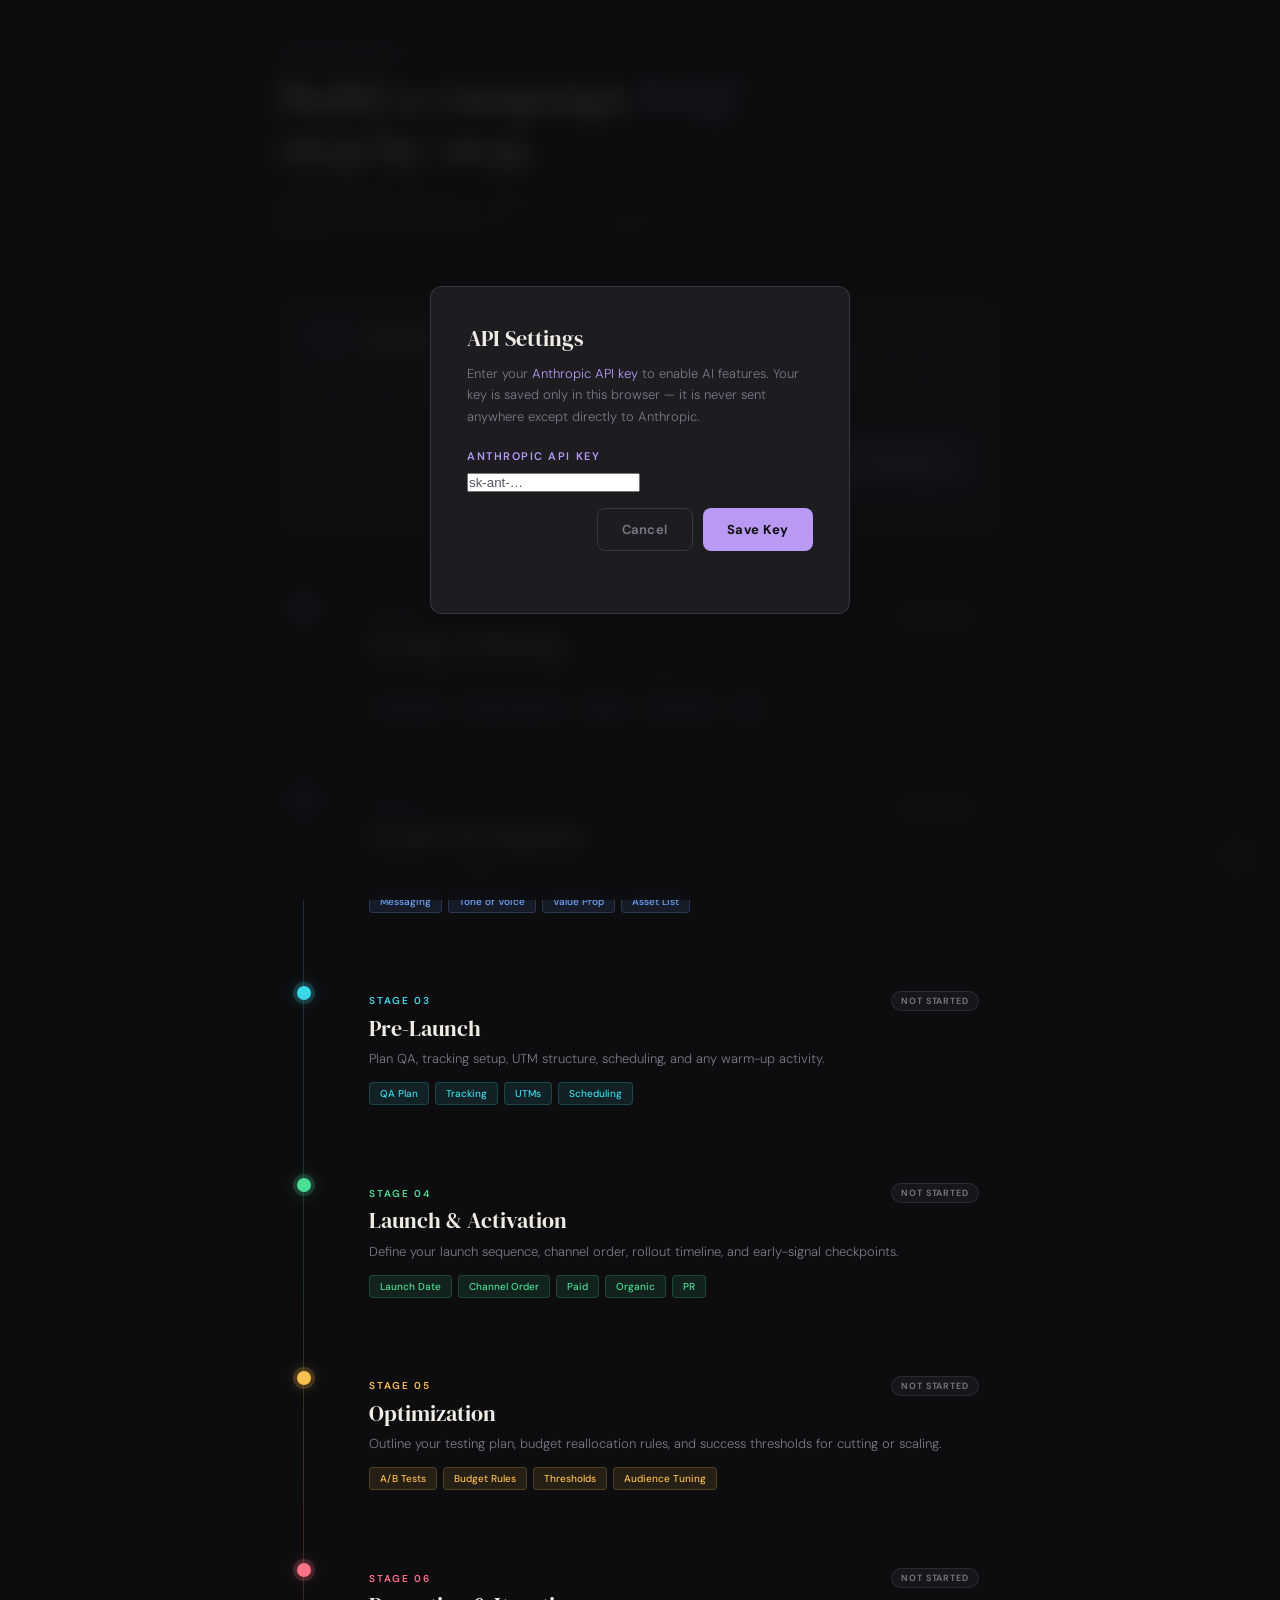
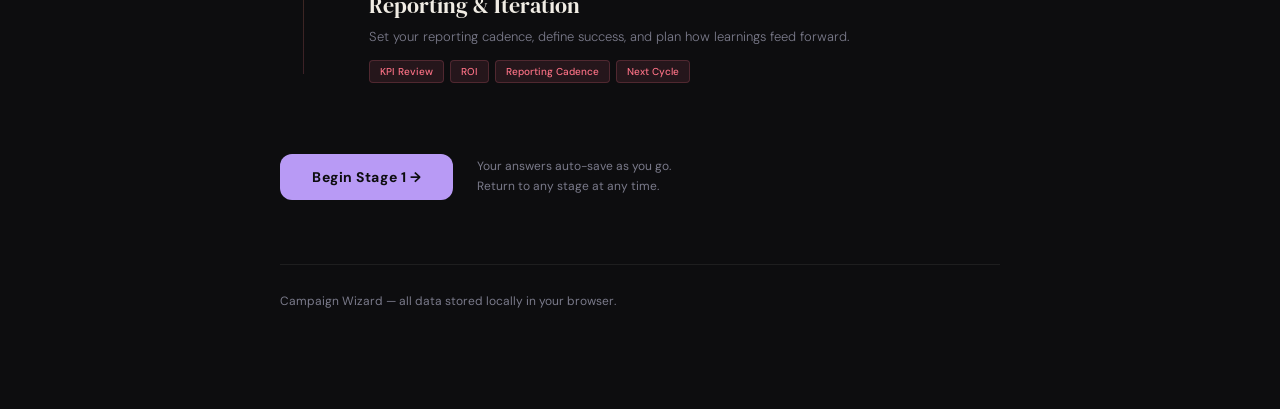
<file: index.html>
<!DOCTYPE html>
<html lang="en">
<head>
  <meta charset="UTF-8">
  <meta name="viewport" content="width=device-width, initial-scale=1.0">
  <title>Campaign Wizard</title>
  <link rel="stylesheet" href="shared.css?v=2.4">
</head>
<body>
<div class="wrapper">

  <header class="index-header">
    <p class="eyebrow">Campaign Wizard</p>
    <h1>Build a campaign <em>brief</em><br>step by step.</h1>
    <p class="subtitle">Six focused stages. Answer the questions, move to the next. At the end, we'll generate a complete campaign brief you can take straight to your team.</p>
  </header>

  <!-- AI Prefill Panel -->
  <div class="ai-prefill-wrap">
    <div class="ai-prefill-panel" id="ai-prefill-panel">
      <div class="ai-prefill-header">
        <span class="ai-badge">AI ✦</span>
        <span class="ai-prefill-title">Describe your campaign and we'll fill everything in</span>
      </div>
      <p class="ai-prefill-hint">Tell us what you're launching, who you're targeting, your budget, timeline, and goals. The more detail you give, the better the pre-fill. You can refine each stage individually afterwards.</p>
      <div class="ai-input-row">
        <textarea id="ai-campaign-input" placeholder="e.g. We're a B2B SaaS company launching a new AI analytics product in Q3. Target audience is data-driven CMOs at mid-market companies (200–2000 employees). Budget is $80K, mostly media spend. Goal is 300 qualified leads with CPL under $100. Channels: LinkedIn paid, email to our 12K list, and SEO content. Launch July 14th, running 8 weeks."></textarea>
        <button class="btn btn-ai" id="ai-prefill-btn">✦ Pre-fill All Stages</button>
      </div>
      <div class="ai-spinner" id="ai-prefill-spinner">✦ AI is thinking — filling all 6 stages…</div>
      <div class="ai-error" id="ai-prefill-error"></div>
    </div>
  </div>

  <!-- Stage Cards -->
  <div class="stages">

    <a class="stage-card" href="stage1.html" style="--stage-color:var(--c1);">
      <div class="card-left"><div class="card-dot"></div></div>
      <div class="card-body"><div class="card-inner">
        <div class="card-meta">
          <div class="stage-num">Stage 01</div>
          <div class="status-badge" id="s1-badge">Not started</div>
        </div>
        <div class="card-title">Strategy &amp; Planning</div>
        <div class="card-desc">Set your goals, define your audience, allocate budget, pick channels, and lock in KPIs.</div>
        <div class="card-tags">
          <span class="card-tag">Goal Setting</span><span class="card-tag">Audience Research</span>
          <span class="card-tag">Budget</span><span class="card-tag">Channel Mix</span><span class="card-tag">KPIs</span>
        </div>
      </div></div>
    </a>

    <a class="stage-card" href="stage2.html" style="--stage-color:var(--c2);">
      <div class="card-left"><div class="card-dot"></div></div>
      <div class="card-body"><div class="card-inner">
        <div class="card-meta">
          <div class="stage-num">Stage 02</div>
          <div class="status-badge" id="s2-badge">Not started</div>
        </div>
        <div class="card-title">Creative Development</div>
        <div class="card-desc">Define your messaging, tone, value proposition, and the assets you'll need to produce.</div>
        <div class="card-tags">
          <span class="card-tag">Messaging</span><span class="card-tag">Tone of Voice</span>
          <span class="card-tag">Value Prop</span><span class="card-tag">Asset List</span>
        </div>
      </div></div>
    </a>

    <a class="stage-card" href="stage3.html" style="--stage-color:var(--c3);">
      <div class="card-left"><div class="card-dot"></div></div>
      <div class="card-body"><div class="card-inner">
        <div class="card-meta">
          <div class="stage-num">Stage 03</div>
          <div class="status-badge" id="s3-badge">Not started</div>
        </div>
        <div class="card-title">Pre-Launch</div>
        <div class="card-desc">Plan QA, tracking setup, UTM structure, scheduling, and any warm-up activity.</div>
        <div class="card-tags">
          <span class="card-tag">QA Plan</span><span class="card-tag">Tracking</span>
          <span class="card-tag">UTMs</span><span class="card-tag">Scheduling</span>
        </div>
      </div></div>
    </a>

    <a class="stage-card" href="stage4.html" style="--stage-color:var(--c4);">
      <div class="card-left"><div class="card-dot"></div></div>
      <div class="card-body"><div class="card-inner">
        <div class="card-meta">
          <div class="stage-num">Stage 04</div>
          <div class="status-badge" id="s4-badge">Not started</div>
        </div>
        <div class="card-title">Launch &amp; Activation</div>
        <div class="card-desc">Define your launch sequence, channel order, rollout timeline, and early-signal checkpoints.</div>
        <div class="card-tags">
          <span class="card-tag">Launch Date</span><span class="card-tag">Channel Order</span>
          <span class="card-tag">Paid</span><span class="card-tag">Organic</span><span class="card-tag">PR</span>
        </div>
      </div></div>
    </a>

    <a class="stage-card" href="stage5.html" style="--stage-color:var(--c5);">
      <div class="card-left"><div class="card-dot"></div></div>
      <div class="card-body"><div class="card-inner">
        <div class="card-meta">
          <div class="stage-num">Stage 05</div>
          <div class="status-badge" id="s5-badge">Not started</div>
        </div>
        <div class="card-title">Optimization</div>
        <div class="card-desc">Outline your testing plan, budget reallocation rules, and success thresholds for cutting or scaling.</div>
        <div class="card-tags">
          <span class="card-tag">A/B Tests</span><span class="card-tag">Budget Rules</span>
          <span class="card-tag">Thresholds</span><span class="card-tag">Audience Tuning</span>
        </div>
      </div></div>
    </a>

    <a class="stage-card" href="stage6.html" style="--stage-color:var(--c6);">
      <div class="card-left"><div class="card-dot"></div></div>
      <div class="card-body"><div class="card-inner">
        <div class="card-meta">
          <div class="stage-num">Stage 06</div>
          <div class="status-badge" id="s6-badge">Not started</div>
        </div>
        <div class="card-title">Reporting &amp; Iteration</div>
        <div class="card-desc">Set your reporting cadence, define success, and plan how learnings feed forward.</div>
        <div class="card-tags">
          <span class="card-tag">KPI Review</span><span class="card-tag">ROI</span>
          <span class="card-tag">Reporting Cadence</span><span class="card-tag">Next Cycle</span>
        </div>
      </div></div>
    </a>

  </div>

  <div class="start-wrap">
    <a href="stage1.html" class="btn-start" id="main-cta">Begin Stage 1 →</a>
    <p class="start-note" id="start-note">Your answers auto-save as you go.<br>Return to any stage at any time.</p>
  </div>

  <footer>Campaign Wizard &mdash; all data stored locally in your browser.</footer>
</div>
<script src="wizard.js?v=2.4"></script>
<script>
  initIndexCards();
  initIndexAi();
</script>
</body>
</html>
</file>
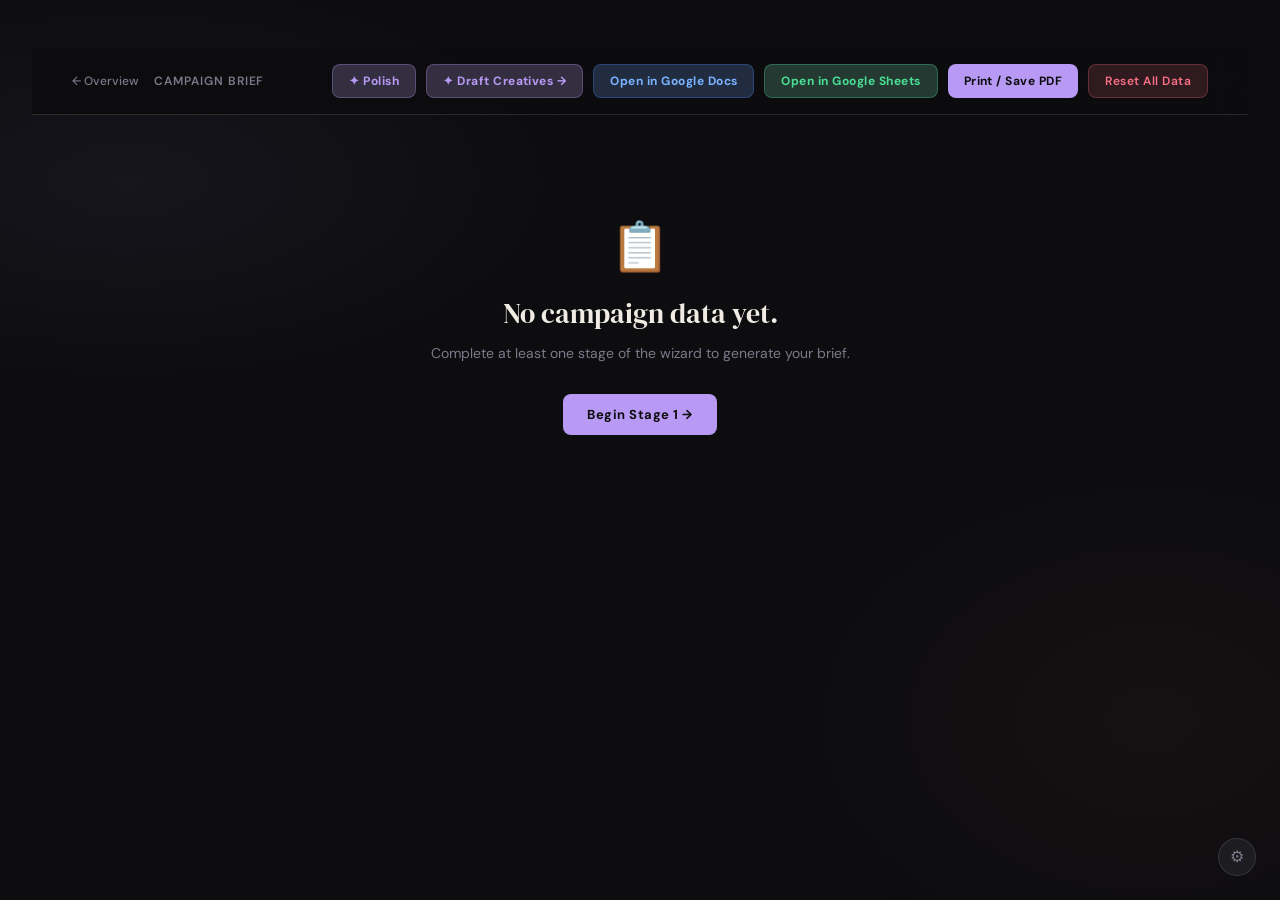
<file: brief.html>
<!DOCTYPE html>
<html lang="en">
<head>
  <meta charset="UTF-8">
  <meta name="viewport" content="width=device-width, initial-scale=1.0">
  <title>Campaign Brief</title>
  <link rel="stylesheet" href="shared.css?v=2.4">
</head>
<body>

  <!-- Sticky top bar -->
  <div class="topbar">
    <div class="topbar-left">
      <a href="index.html" class="back-link">← Overview</a>
      <span class="topbar-title">Campaign Brief</span>
    </div>
    <div class="topbar-actions brief-actions">
      <button class="btn btn-sm btn-polish" id="polish-btn">✦ Polish</button>
      <a href="creatives.html" class="btn btn-sm btn-creatives">✦ Draft Creatives →</a>
      <button class="btn btn-sm btn-gdocs" id="gdocs-btn">Open in Google Docs</button>
      <button class="btn btn-sm btn-sheets" id="sheets-btn">Open in Google Sheets</button>
      <button class="btn btn-sm btn-print" onclick="window.print()">Print / Save PDF</button>
      <button class="btn btn-sm btn-danger" data-action="open-reset">Reset All Data</button>
    </div>
  </div>

  <!-- Brief content injected by wizard.js -->
  <div id="brief-root"></div>

  <!-- Reset confirmation modal -->
  <div class="reset-overlay">
    <div class="reset-box">
      <h3>Reset campaign data?</h3>
      <p>This will permanently clear all answers from all six stages and cannot be undone.</p>
      <div class="reset-actions">
        <button class="btn btn-ghost" data-action="cancel-reset">Cancel</button>
        <button class="btn btn-danger" data-action="confirm-reset">Yes, Reset Everything</button>
      </div>
    </div>
  </div>

<script src="wizard.js?v=2.4"></script>
<script>

  // Holds whichever data set is currently displayed (raw or polished)
  let _briefData = null;

  function buildBrief(override) {
    const s1 = override?.s1 || Store.load('stage1');
    const s2 = override?.s2 || Store.load('stage2');
    const s3 = override?.s3 || Store.load('stage3');
    const s4 = override?.s4 || Store.load('stage4');
    const s5 = override?.s5 || Store.load('stage5');
    const s6 = override?.s6 || Store.load('stage6');

    _briefData = { s1, s2, s3, s4, s5, s6 };

    const hasData = Object.keys(s1).length + Object.keys(s2).length > 0;

    if (!hasData) {
      document.getElementById('brief-root').innerHTML = `
        <div class="empty-state">
          <div class="empty-icon">📋</div>
          <div class="empty-title">No campaign data yet.</div>
          <div class="empty-desc">Complete at least one stage of the wizard to generate your brief.</div>
          <a href="stage1.html" class="btn btn-primary" style="display:inline-flex;">Begin Stage 1 →</a>
        </div>`;
      return;
    }

    const generated  = new Date().toLocaleDateString('en-US', { year:'numeric', month:'long', day:'numeric' });
    const name       = s1.campaign_name || 'Untitled Campaign';
    const splitVal   = s1.budget_split  || '70';
    const splitLabel = splitVal + '% Media / ' + (100 - parseInt(splitVal)) + '% Production';

    const coverMeta = [
      s1.campaign_objective ? `<div class="brief-meta-item"><strong>Objective:</strong> ${escHtml(s1.campaign_objective)}</div>` : '',
      s1.budget             ? `<div class="brief-meta-item"><strong>Budget:</strong> ${escHtml(s1.budget)}</div>` : '',
      (s1.start_date && s1.end_date) ? `<div class="brief-meta-item"><strong>Dates:</strong> ${escHtml(s1.start_date)} → ${escHtml(s1.end_date)}</div>` : '',
      s4.launch_date        ? `<div class="brief-meta-item"><strong>Launch:</strong> ${escHtml(s4.launch_date)}</div>` : '',
    ].join('');

    const sections = [

      briefSection('01','var(--c1)','Strategy &amp; <em>Planning</em>',`
        ${briefField('Campaign Objective', s1.campaign_objective)}
        ${briefField('Objective Detail',   s1.objective_detail)}
        ${briefField('Target Audience',    s1.target_audience)}
        ${briefRow(briefField('Audience Size', s1.audience_size), briefField('Total Budget', s1.budget))}
        ${briefRow(briefField('Budget Split', splitLabel), briefField('Campaign Dates', (s1.start_date && s1.end_date) ? s1.start_date + ' → ' + s1.end_date : ''))}
        ${briefPills('Channel Mix',  s1.channels)}
        ${briefPills('Primary KPIs', s1.kpis)}
        ${briefField('KPI Targets',         s1.kpi_targets)}
        ${briefField('Competitors to Watch',s1.competitors)}
      `, 0.15),

      briefSection('02','var(--c2)','Creative <em>Development</em>',`
        ${briefField('Core Campaign Message', s2.core_message)}
        ${briefField('Value Proposition',     s2.value_prop)}
        ${briefField('Pain Points Addressed', s2.pain_points)}
        ${briefPills('Tone of Voice',         s2.tone)}
        ${briefField('Headline Directions',   s2.headlines)}
        ${briefRow(
          briefField('Primary CTA',   s2.cta_text  ? s2.cta_text  + (s2.cta_url  ? ' — ' + s2.cta_url  : '') : ''),
          briefField('Secondary CTA', s2.cta2_text ? s2.cta2_text + (s2.cta2_url ? ' — ' + s2.cta2_url : '') : '')
        )}
        ${briefPills('Assets to Produce',           s2.assets)}
        ${briefField('Visual Style Direction',       s2.visual_style)}
        ${briefField('Content Restrictions',         s2.restrictions)}
      `, 0.25),

      briefSection('03','var(--c3)','<em>Pre-Launch</em> Setup',`
        ${briefPills('Tracking Stack',       s3.tracking)}
        ${briefField('Conversion Events',    s3.conversion_events)}
        ${briefRow(briefField('UTM Source Format', s3.utm_source), briefField('UTM Medium Format', s3.utm_medium))}
        ${briefField('UTM Campaign Naming',  s3.utm_campaign)}
        ${briefPills('QA Checklist Areas',   s3.qa)}
        ${briefField('Stakeholder Briefing Plan', s3.stakeholder_plan)}
        ${briefField('Warm-Up Strategy',         s3.warmup_type)}
        ${briefField('Warm-Up Details',          s3.warmup_details)}
        ${briefField('Go / No-Go Criteria',      s3.go_nogo)}
      `, 0.35),

      briefSection('04','var(--c4)','Launch &amp; <em>Activation</em>',`
        ${briefRow(briefField('Launch Date', s4.launch_date), briefField('Launch Time', s4.launch_time))}
        ${briefField('Channel Activation Order',       s4.channel_order)}
        ${briefField('Paid Media Plan',                s4.paid_plan)}
        ${briefField('Organic Content Plan',           s4.organic_plan)}
        ${briefField('Email Launch Sequence',          s4.email_plan)}
        ${briefField('PR &amp; Earned Media Plan',     s4.pr_plan)}
        ${briefField('Team &amp; Channel Owners',      s4.team_owners)}
        ${briefField('Monitoring Plan (First 72 hrs)', s4.monitoring_plan)}
        ${briefField('Early Signal Thresholds',        s4.early_signals)}
        ${briefField('Escalation Path',                s4.escalation)}
      `, 0.45),

      briefSection('05','var(--c5)','<em>Optimization</em> Framework',`
        ${briefField('Optimization Cadence',               s5.opt_cadence)}
        ${briefField('A/B Testing — Creative',             s5.ab_creative)}
        ${briefField('A/B Testing — Copy &amp; Messaging', s5.ab_copy)}
        ${briefField('A/B Testing — Audience',             s5.ab_audience)}
        ${briefField('Statistical Significance',           s5.stat_sig)}
        ${briefField('Budget Reallocation Rules',          s5.budget_rules)}
        ${briefField('Kill Criteria',                      s5.kill_criteria)}
        ${briefField('Scale Criteria',                     s5.scale_criteria)}
        ${briefField('Landing Page Optimization',          s5.lp_optimization)}
        ${briefField('Audience Refinement Plan',           s5.audience_refinement)}
      `, 0.55),

      briefSection('06','var(--c6)','Reporting &amp; <em>Iteration</em>',`
        ${briefPills('Reporting Cadence',        s6.reporting)}
        ${briefField('Report Recipients',        s6.report_recipients)}
        ${briefField('Reporting Dashboard',      s6.dashboard_tool)}
        ${briefField('Success Definition',       s6.success_def)}
        ${briefRow(briefField('Attribution Model', s6.attribution_model), briefField('Post-Campaign Review Format', s6.retro_format))}
        ${briefField('ROI Calculation Method',   s6.roi_method)}
        ${briefField('Strategic Questions',      s6.strategic_questions)}
        ${briefField('Learnings Template',       s6.learnings_template)}
        ${briefField('Next Campaign Trigger',    s6.next_cycle)}
        ${briefField('Asset Archive Plan',       s6.asset_archive)}
      `, 0.65),

    ].join('');

    document.getElementById('brief-root').innerHTML = `
      <div class="brief-wrap">
        <div class="brief-cover">
          <div class="brief-eyebrow">Campaign Brief — Generated ${generated}</div>
          <div class="brief-title"><em>${escHtml(name)}</em></div>
          <div class="brief-meta">${coverMeta}</div>
        </div>
        ${sections}
      </div>`;
  }

  // ── Button wiring (once only — handlers always read _briefData) ──

  async function withBtnLoading(id, label, fn) {
    const btn = document.getElementById(id);
    const orig = btn.textContent;
    btn.disabled = true;
    btn.textContent = label;
    try { await fn(); }
    catch(e) {
      console.error(e);
      showToast(e.message.includes('not initialised')
        ? 'Google auth loading — wait a moment and try again.'
        : 'Could not open Google — check that pop-ups are allowed and try again.');
    } finally {
      btn.disabled = false;
      btn.textContent = orig;
    }
  }

  document.getElementById('gdocs-btn').addEventListener('click', () => {
    if (!_briefData) return;
    const { s1, s2, s3, s4, s5, s6 } = _briefData;
    withBtnLoading('gdocs-btn', 'Opening…', () => openInGoogleDocs(s1, s2, s3, s4, s5, s6));
  });

  document.getElementById('sheets-btn').addEventListener('click', () => {
    if (!_briefData) return;
    const { s1, s2, s3, s4, s5, s6 } = _briefData;
    withBtnLoading('sheets-btn', 'Opening…', () => openInGoogleSheets(s1, s2, s3, s4, s5, s6));
  });

  const polishBtn = document.getElementById('polish-btn');

  polishBtn.addEventListener('click', async () => {
    // Toggle: if already polished, revert
    if (polishBtn.classList.contains('polished')) {
      buildBrief();
      polishBtn.classList.remove('polished');
      polishBtn.textContent = '✦ Polish';
      return;
    }

    if (!_briefData) return;
    polishBtn.disabled = true;
    polishBtn.textContent = '✦ Polishing…';

    try {
      const { s1, s2, s3, s4, s5, s6 } = _briefData;
      const polished = await polishBrief(s1, s2, s3, s4, s5, s6);
      buildBrief(polished);
      polishBtn.classList.add('polished');
      polishBtn.textContent = '✦ Polished — revert';
    } catch(e) {
      showToast(e.message === 'NO_API_KEY'
        ? 'No API key — click ⚙ to add your Anthropic key.'
        : 'Polish failed — check your connection and try again.');
      polishBtn.textContent = '✦ Polish';
    } finally {
      polishBtn.disabled = false;
    }
  });

  buildBrief();
  initResetModal();

</script>
<script src="https://accounts.google.com/gsi/client" async onload="initGoogleAuth()"></script>
</body>
</html>
</file>
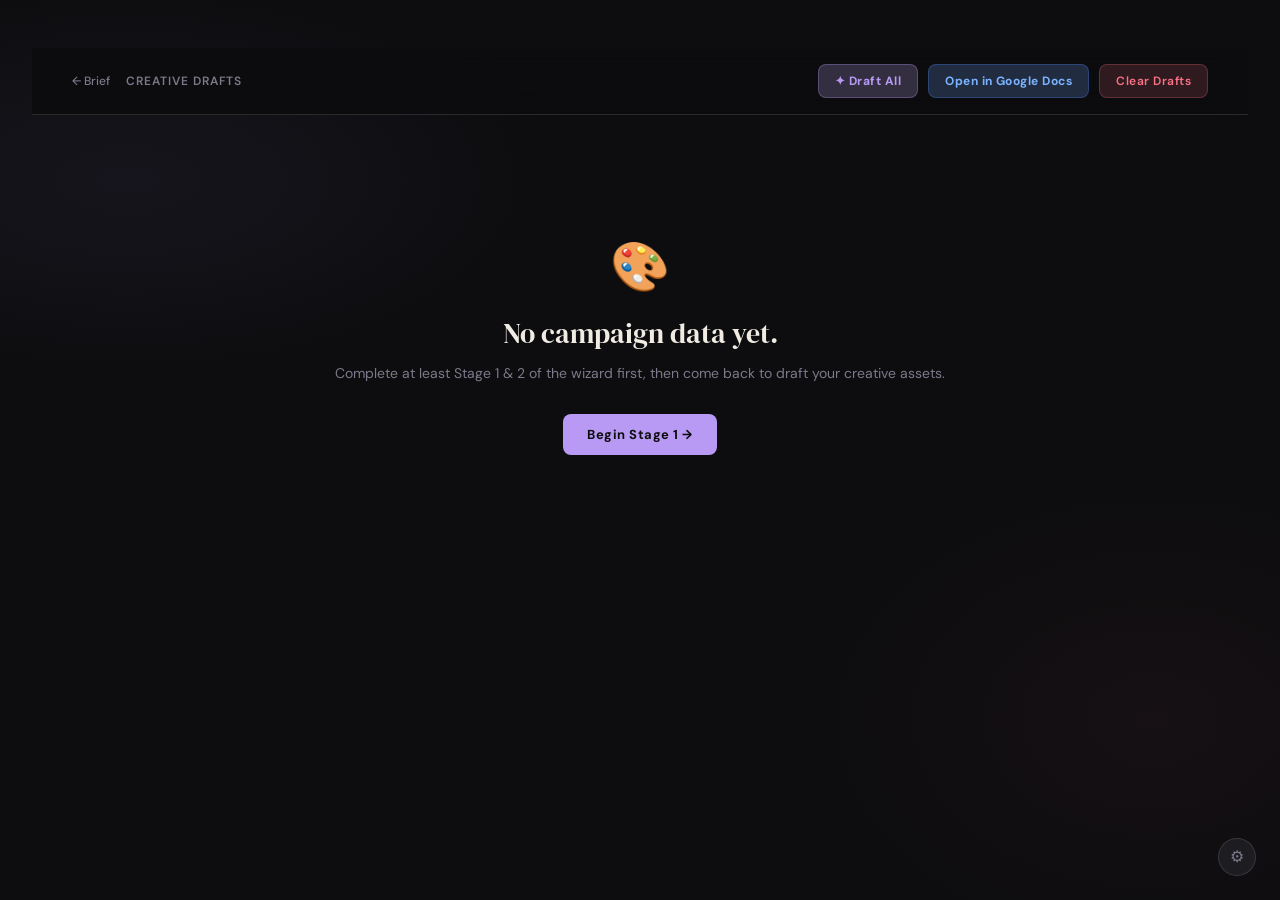
<file: creatives.html>
<!DOCTYPE html>
<html lang="en">
<head>
  <meta charset="UTF-8">
  <meta name="viewport" content="width=device-width, initial-scale=1.0">
  <title>Creative Drafts</title>
  <link rel="stylesheet" href="shared.css?v=2.4">
</head>
<body>

  <!-- Sticky top bar -->
  <div class="topbar">
    <div class="topbar-left">
      <a href="brief.html" class="back-link">← Brief</a>
      <span class="topbar-title">Creative Drafts</span>
    </div>
    <div class="topbar-actions brief-actions">
      <button class="btn btn-sm btn-draft-all" id="draft-all-btn">✦ Draft All</button>
      <button class="btn btn-sm btn-gdocs" id="gdocs-btn">Open in Google Docs</button>
      <button class="btn btn-sm btn-danger" id="clear-btn">Clear Drafts</button>
    </div>
  </div>

  <div id="creatives-root"></div>

<script src="wizard.js?v=2.4"></script>
<script>

  const s1 = Store.load('stage1');
  const s2 = Store.load('stage2');
  const s3 = Store.load('stage3');
  const s4 = Store.load('stage4');

  const selectedAssets = (s2.assets && s2.assets.length)
    ? ASSET_DEFS.filter(d => s2.assets.includes(d.key))
    : ASSET_DEFS;

  let _drafts = CreativeDrafts.load();

  // ── Build inner HTML for a done card (body + actions + refine panel) ──
  function buildDoneCardInner(def, draft) {
    const key = def.key;
    const ck  = key.replace(/[^a-z0-9]/gi,'_');

    const bodyHtml = draft.editedText
      ? `<div class="creative-card-body">
           <div class="draft-edited-notice">✏ Edited —
             <button class="btn-link" data-revert="${escHtml(key)}">Revert to AI draft</button>
           </div>
           <div class="draft-section">
             <div class="draft-section-content draft-copy" style="white-space:pre-wrap">${escHtml(draft.editedText)}</div>
           </div>
         </div>`
      : `<div class="creative-card-body">${renderDraftBody(key, draft.data)}</div>`;

    return `${bodyHtml}
      <div class="creative-card-actions">
        <button class="btn btn-sm btn-ghost" data-edit="${escHtml(key)}">✏ Edit</button>
        <button class="btn btn-sm btn-ghost" data-redraft="${escHtml(key)}">✦ Re-draft</button>
        <button class="btn btn-sm btn-ghost" data-refine-toggle="${escHtml(key)}">✦ Refine ↓</button>
        <button class="btn btn-sm btn-gdocs" data-doc="${escHtml(key)}">↗ Doc</button>
      </div>
      <div class="refine-panel" id="refine-${ck}">
        <textarea class="refine-input" rows="3"
          placeholder="Describe what to change — e.g. 'make the tone more playful', 'add urgency to the CTA', 'write a 5th re-engagement email'…"></textarea>
        <div class="refine-row">
          <span class="refine-error" id="refine-err-${ck}"></span>
          <button class="btn btn-sm btn-ghost" data-refine-cancel="${escHtml(key)}">Cancel</button>
          <button class="btn btn-sm btn-draft-all" data-refine-apply="${escHtml(key)}">✦ Apply</button>
        </div>
      </div>`;
  }

  // ── Wire all listeners for a done card ──
  function wireCard(key) {
    const ck   = key.replace(/[^a-z0-9]/gi,'_');
    const card = document.getElementById('card-' + ck);
    if (!card) return;
    card.querySelector(`[data-edit="${key}"]`)         ?.addEventListener('click', () => enterEditMode(key));
    card.querySelector(`[data-redraft="${key}"]`)      ?.addEventListener('click', () => draftOne(key));
    card.querySelector(`[data-refine-toggle="${key}"]`)?.addEventListener('click', () => toggleRefine(key));
    card.querySelector(`[data-refine-cancel="${key}"]`)?.addEventListener('click', () => toggleRefine(key, false));
    card.querySelector(`[data-refine-apply="${key}"]`) ?.addEventListener('click', () => applyRefine(key));
    card.querySelector(`[data-revert="${key}"]`)       ?.addEventListener('click', () => revertEdits(key));
    card.querySelector(`[data-doc="${key}"]`)          ?.addEventListener('click', () => openOneDoc(key));
  }

  // ── Replace everything after .creative-card-header ──
  function rebuildCardBody(key, result) {
    const ck   = key.replace(/[^a-z0-9]/gi,'_');
    const card = document.getElementById('card-' + ck);
    if (!card) return;
    const header = card.querySelector('.creative-card-header');
    while (header.nextSibling) card.removeChild(header.nextSibling);

    let badge = header.querySelector('.creative-card-badge');

    if (result.status === 'done') {
      if (!badge) {
        badge = document.createElement('span');
        badge.className = 'creative-card-badge done';
        header.appendChild(badge);
      }
      badge.className = 'creative-card-badge done';
      badge.textContent = '✓ Drafted';
      const def = ASSET_DEFS.find(d => d.key === key);
      card.insertAdjacentHTML('beforeend', buildDoneCardInner(def, result));
      wireCard(key);
    } else {
      if (badge) badge.remove();
      const errMsg = escHtml(result.error || 'Unknown error');
      card.insertAdjacentHTML('beforeend', `
        <div class="creative-card-body draft-error">Error: ${errMsg} — try again.</div>
        <div class="creative-card-actions">
          <button class="btn btn-sm btn-ghost" data-draft="${escHtml(key)}">✦ Retry</button>
        </div>`);
      card.querySelector('[data-draft]')?.addEventListener('click', () => draftOne(key));
    }
  }

  // ── Loading state (while API call in flight) ──
  function setCardLoading(key) {
    const card = document.getElementById('card-' + key.replace(/[^a-z0-9]/gi,'_'));
    if (!card) return;
    const body = card.querySelector('.creative-card-body');
    if (body) { body.className = 'creative-card-body draft-loading'; body.innerHTML = '<div class="draft-spinner"></div> Drafting…'; }
    const badge = card.querySelector('.creative-card-badge');
    if (badge) badge.remove();
    const btn = card.querySelector('[data-draft],[data-redraft]');
    if (btn) { btn.disabled = true; btn.textContent = 'Drafting…'; }
  }

  // ── Draft a single asset ──
  async function draftOne(key) {
    if (!ApiKey.has()) { showToast('No API key — click ⚙ to add your Anthropic key.'); return; }
    setCardLoading(key);
    const ctx = _buildCreativesCtx(s1, s2, s3, s4);
    try {
      _drafts[key] = { status: 'done', data: await draftAsset(key, ctx) };
    } catch(e) {
      _drafts[key] = { status: 'error', error: e.message === 'NO_API_KEY' ? 'No API key set.' : e.message };
    }
    CreativeDrafts.save(_drafts);
    rebuildCardBody(key, _drafts[key]);
  }

  // ── Edit mode ──
  function enterEditMode(key) {
    const ck   = key.replace(/[^a-z0-9]/gi,'_');
    const card = document.getElementById('card-' + ck);
    const body    = card?.querySelector('.creative-card-body');
    const actions = card?.querySelector('.creative-card-actions');
    const refinePanel = document.getElementById('refine-' + ck);
    if (!body || !actions) return;

    // Close refine panel if open
    if (refinePanel) refinePanel.classList.remove('open');

    // Remove scrollable max-height so the full textarea is always visible
    body.style.maxHeight = 'none';
    body.style.overflow  = 'visible';

    // Extract current displayed text from rendered sections
    const draft = _drafts[key];
    let editText = draft?.editedText || '';
    if (!editText && draft?.status === 'done') {
      const sections = body.querySelectorAll('.draft-section');
      editText = sections.length
        ? Array.from(sections).map(sec => {
            const lbl = sec.querySelector('.draft-section-label')?.textContent?.trim() || '';
            const val = sec.querySelector('.draft-section-content')?.textContent?.trim() || '';
            return lbl ? `${lbl}:\n${val}` : val;
          }).filter(Boolean).join('\n\n')
        : body.textContent.trim();
    }

    body.innerHTML = `<textarea class="draft-edit-textarea" id="edit-ta-${ck}"></textarea>`;
    document.getElementById('edit-ta-' + ck).value = editText;

    actions.innerHTML = `
      <span class="edit-hint">Editing — save to keep your changes</span>
      <button class="btn btn-sm btn-ghost" data-cancel-edit="${escHtml(key)}">Cancel</button>
      <button class="btn btn-sm btn-primary" data-save-edit="${escHtml(key)}">Save</button>`;

    document.getElementById('edit-ta-' + ck)?.focus();
    actions.querySelector('[data-cancel-edit]')?.addEventListener('click', () => exitEditMode(key, false));
    actions.querySelector('[data-save-edit]')  ?.addEventListener('click', () => exitEditMode(key, true));
  }

  function exitEditMode(key, save) {
    const ck = key.replace(/[^a-z0-9]/gi,'_');
    const ta = document.getElementById('edit-ta-' + ck);
    if (save && ta) {
      const txt = ta.value.trim();
      if (txt) _drafts[key].editedText = txt;
      else     delete _drafts[key].editedText;
      CreativeDrafts.save(_drafts);
    }
    rebuildCardBody(key, _drafts[key]);
  }

  // ── Refine panel ──
  function toggleRefine(key, forceOpen) {
    const ck     = key.replace(/[^a-z0-9]/gi,'_');
    const panel  = document.getElementById('refine-' + ck);
    const card   = document.getElementById('card-' + ck);
    if (!panel) return;
    const open = forceOpen !== undefined ? forceOpen : !panel.classList.contains('open');
    panel.classList.toggle('open', open);
    const btn = card?.querySelector('[data-refine-toggle]');
    if (btn) btn.textContent = open ? '✦ Refine ↑' : '✦ Refine ↓';
    if (open) panel.querySelector('.refine-input')?.focus();
  }

  async function applyRefine(key) {
    if (!ApiKey.has()) { showToast('No API key — click ⚙ to add your Anthropic key.'); return; }
    const ck       = key.replace(/[^a-z0-9]/gi,'_');
    const panel    = document.getElementById('refine-' + ck);
    const textarea = panel?.querySelector('.refine-input');
    const errorEl  = document.getElementById('refine-err-' + ck);
    const applyBtn = panel?.querySelector('[data-refine-apply]');
    const instruction = textarea?.value?.trim();
    if (!instruction) return;
    const draft = _drafts[key];
    if (!draft?.data) return;

    applyBtn.disabled = true;
    applyBtn.textContent = '✦ Applying…';
    if (errorEl) errorEl.textContent = '';

    try {
      const ctx     = _buildCreativesCtx(s1, s2, s3, s4);
      const updated = await refineAsset(key, draft.data, draft.editedText, instruction, ctx);
      _drafts[key]  = { status: 'done', data: updated };
      CreativeDrafts.save(_drafts);
      textarea.value = '';
      rebuildCardBody(key, _drafts[key]);
    } catch(e) {
      if (errorEl) errorEl.textContent = e.message === 'NO_API_KEY' ? 'No API key set.' : 'Refine failed — try again.';
      if (applyBtn) { applyBtn.disabled = false; applyBtn.textContent = '✦ Apply'; }
    }
  }

  function revertEdits(key) {
    if (_drafts[key]) { delete _drafts[key].editedText; CreativeDrafts.save(_drafts); }
    rebuildCardBody(key, _drafts[key]);
  }

  // ── Render all cards ──
  function renderCreatives() {
    const root = document.getElementById('creatives-root');
    const hasData = Object.keys(s1).length + Object.keys(s2).length > 0;

    if (!hasData) {
      root.innerHTML = `<div class="creatives-wrap"><div class="creatives-empty empty-state">
        <div class="empty-icon">🎨</div>
        <div class="empty-title">No campaign data yet.</div>
        <div class="empty-desc">Complete at least Stage 1 &amp; 2 of the wizard first, then come back to draft your creative assets.</div>
        <a href="stage1.html" class="btn btn-primary" style="display:inline-flex;">Begin Stage 1 →</a>
      </div></div>`;
      return;
    }

    if (!selectedAssets.length) {
      root.innerHTML = `<div class="creatives-wrap">
        <div class="creatives-intro"><h2>Creative Drafts</h2>
          <p>No assets selected in Stage 2. <a href="stage2.html">Go to Stage 2</a> and select the assets you want to produce.</p>
        </div></div>`;
      return;
    }

    const cards = selectedAssets.map(def => {
      const key   = def.key;
      const ck    = key.replace(/[^a-z0-9]/gi,'_');
      const draft = _drafts[key];
      let badgeHtml = '', cardInnerHtml;

      if (draft?.status === 'done') {
        badgeHtml    = `<span class="creative-card-badge done">✓ Drafted</span>`;
        cardInnerHtml = buildDoneCardInner(def, draft);
      } else if (draft?.status === 'error') {
        badgeHtml    = `<span class="creative-card-badge" style="color:var(--c6);background:color-mix(in srgb,var(--c6) 15%,var(--surface2));">Error</span>`;
        cardInnerHtml = `<div class="creative-card-body draft-error">Error: ${escHtml(draft.error||'Unknown error')} — try again.</div>
          <div class="creative-card-actions"><button class="btn btn-sm btn-ghost" data-draft="${escHtml(key)}">✦ Retry</button></div>`;
      } else {
        cardInnerHtml = `<div class="creative-card-body draft-empty">No draft yet — click Draft to generate with AI.</div>
          <div class="creative-card-actions"><button class="btn btn-sm btn-draft-all" data-draft="${escHtml(key)}">✦ Draft</button></div>`;
      }

      return `<div class="creative-card" id="card-${ck}">
        <div class="creative-card-header" style="--accent-color:${def.color}">
          <div class="creative-card-icon" style="background:color-mix(in srgb,${def.color} 18%,var(--surface2));color:${def.color}">${def.icon}</div>
          <div class="creative-card-title">${escHtml(key)}</div>
          ${badgeHtml}
        </div>
        ${cardInnerHtml}
      </div>`;
    }).join('');

    root.innerHTML = `<div class="creatives-wrap">
      <div class="creatives-intro">
        <h2>${escHtml(s1.campaign_name || 'Your Campaign')} — Creative Drafts</h2>
        <p>AI-generated copy and visual direction for each asset. Draft individually or use <strong>Draft All</strong> to generate in parallel. Drafts are saved in your browser — edit or refine them with AI at any time.</p>
      </div>
      <div class="creatives-grid">${cards}</div>
    </div>`;

    // Wire listeners
    selectedAssets.forEach(def => {
      const draft = _drafts[def.key];
      if (draft?.status === 'done') {
        wireCard(def.key);
      } else {
        const card = document.getElementById('card-' + def.key.replace(/[^a-z0-9]/gi,'_'));
        card?.querySelector('[data-draft]')?.addEventListener('click', () => draftOne(def.key));
      }
    });
  }

  // ── Open single asset as Google Doc ──
  async function openOneDoc(key) {
    const def   = ASSET_DEFS.find(d => d.key === key);
    const draft = _drafts[key];
    if (!def || !draft || draft.status !== 'done') return;
    const ck  = key.replace(/[^a-z0-9]/gi,'_');
    const btn = document.querySelector(`[data-doc="${key}"]`);
    const orig = btn?.textContent;
    if (btn) { btn.disabled = true; btn.textContent = 'Opening…'; }
    try {
      await openSingleAssetInGoogleDocs(s1, def, draft);
    } catch(e) {
      showToast(e.message.includes('not initialised')
        ? 'Google auth loading — wait a moment and try again.'
        : 'Could not open Google — check that pop-ups are allowed and try again.');
    } finally {
      if (btn) { btn.disabled = false; btn.textContent = orig; }
    }
  }

  // ── Draft All ──
  document.getElementById('draft-all-btn').addEventListener('click', async () => {
    if (!ApiKey.has()) { showToast('No API key — click ⚙ to add your Anthropic key.'); return; }
    const btn = document.getElementById('draft-all-btn');
    btn.disabled = true; btn.textContent = '✦ Drafting…';
    const ctx  = _buildCreativesCtx(s1, s2, s3, s4);
    const keys = selectedAssets.map(d => d.key);
    keys.forEach(key => { if (_drafts[key]?.status !== 'done') setCardLoading(key); });
    await Promise.all(keys.map(async key => {
      if (_drafts[key]?.status === 'done') return;
      try {
        _drafts[key] = { status: 'done', data: await draftAsset(key, ctx) };
      } catch(e) {
        _drafts[key] = { status: 'error', error: e.message === 'NO_API_KEY' ? 'No API key set.' : e.message };
      }
      CreativeDrafts.save(_drafts);
      rebuildCardBody(key, _drafts[key]);
    }));
    btn.disabled = false; btn.textContent = '✦ Draft All';
    showToast('All drafts complete!');
  });

  // ── Google Docs export ──
  document.getElementById('gdocs-btn').addEventListener('click', async () => {
    if (!Object.values(_drafts).some(d => d.status === 'done')) {
      showToast('No drafts yet — generate some drafts first.'); return;
    }
    const btn = document.getElementById('gdocs-btn');
    const orig = btn.textContent;
    btn.disabled = true; btn.textContent = 'Opening…';
    try {
      await openCreativesInGoogleDocs(s1, _drafts);
    } catch(e) {
      showToast(e.message.includes('not initialised')
        ? 'Google auth loading — wait a moment and try again.'
        : 'Could not open Google — check that pop-ups are allowed and try again.');
    } finally { btn.disabled = false; btn.textContent = orig; }
  });

  // ── Clear drafts ──
  document.getElementById('clear-btn').addEventListener('click', () => {
    if (!confirm('Clear all creative drafts? This cannot be undone.')) return;
    CreativeDrafts.clear(); _drafts = {}; renderCreatives();
  });

  renderCreatives();

</script>
<script src="https://accounts.google.com/gsi/client" async onload="initGoogleAuth()"></script>
</body>
</html>
</file>
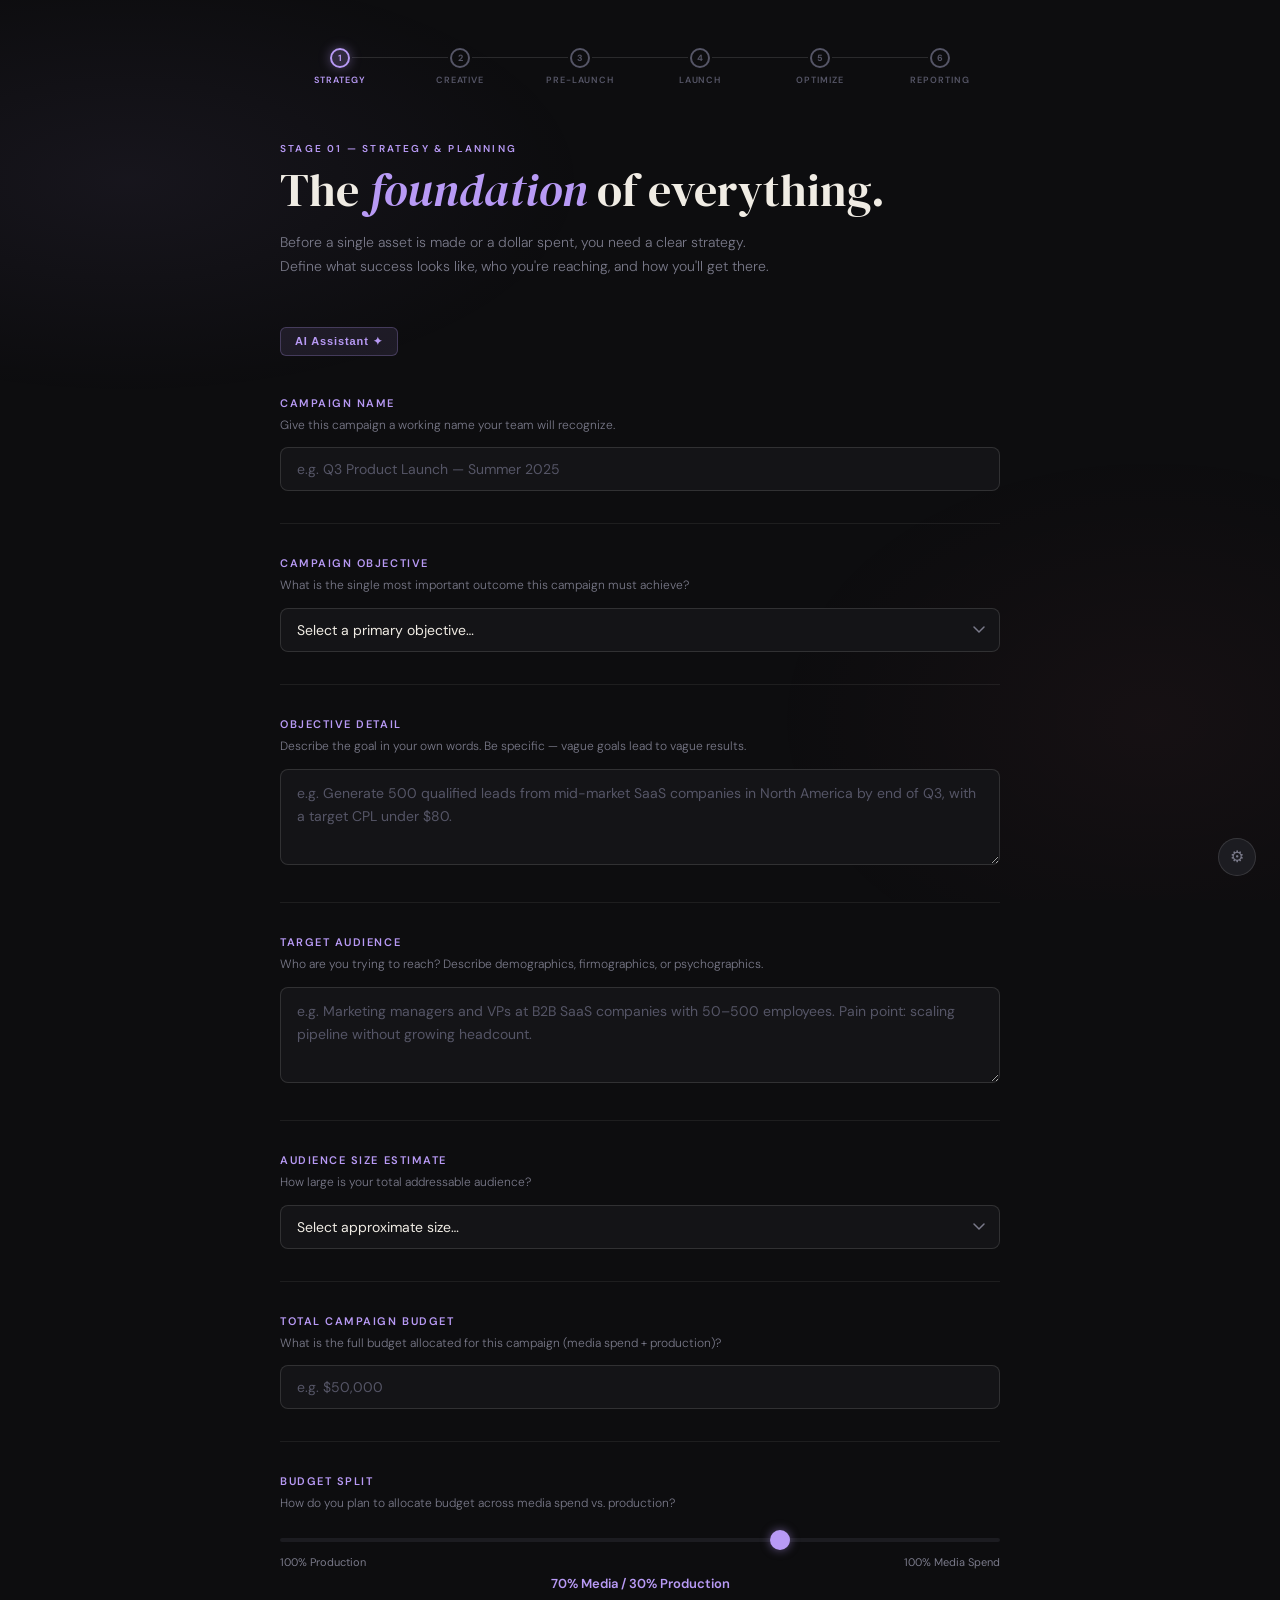
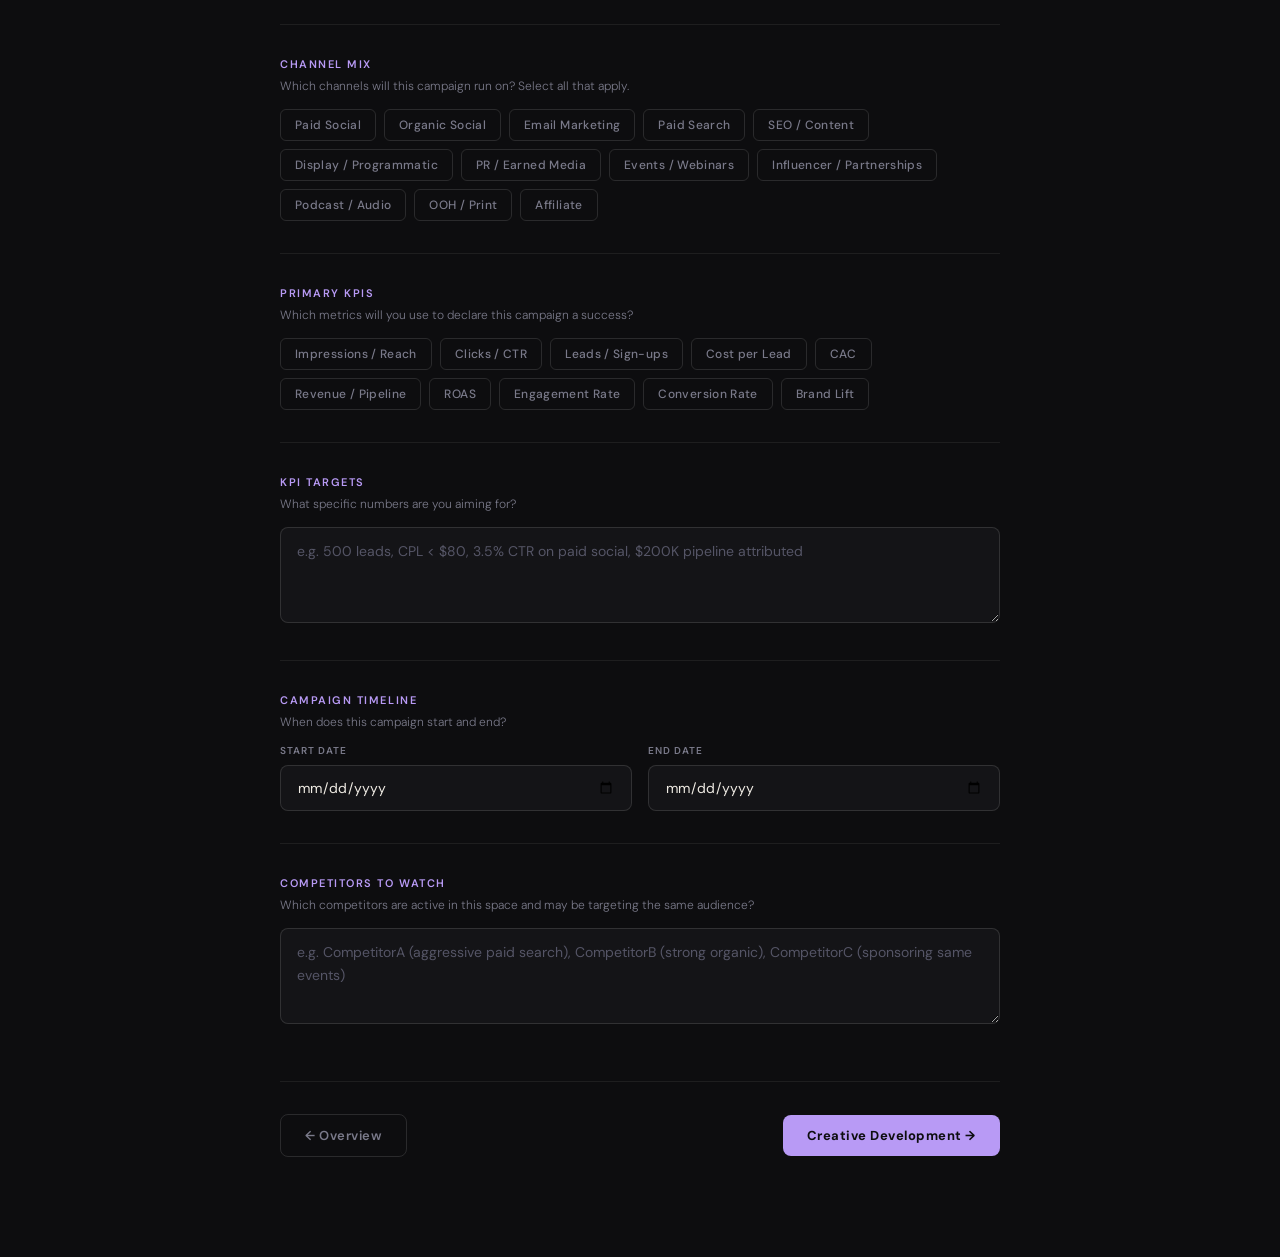
<file: stage1.html>
<!DOCTYPE html>
<html lang="en">
<head>
  <meta charset="UTF-8">
  <meta name="viewport" content="width=device-width, initial-scale=1.0">
  <title>Stage 1 — Strategy &amp; Planning</title>
  <link rel="stylesheet" href="shared.css?v=2.4">
  <style>:root { --stage-color: var(--c1); }</style>
</head>
<body>
<div class="wrapper">

  <nav class="progress-nav">
    <a href="stage1.html"><div class="prog-dot">1</div><span class="prog-label">Strategy</span></a>
    <a href="stage2.html"><div class="prog-dot">2</div><span class="prog-label">Creative</span></a>
    <a href="stage3.html"><div class="prog-dot">3</div><span class="prog-label">Pre-Launch</span></a>
    <a href="stage4.html"><div class="prog-dot">4</div><span class="prog-label">Launch</span></a>
    <a href="stage5.html"><div class="prog-dot">5</div><span class="prog-label">Optimize</span></a>
    <a href="stage6.html"><div class="prog-dot">6</div><span class="prog-label">Reporting</span></a>
  </nav>

  <header>
    <p class="eyebrow">Stage 01 — Strategy &amp; Planning</p>
    <h1>The <em>foundation</em> of everything.</h1>
    <p class="subtitle">Before a single asset is made or a dollar spent, you need a clear strategy. Define what success looks like, who you're reaching, and how you'll get there.</p>
  </header>

  <!-- AI Refine Panel -->
  <div class="ai-stage-wrap">
    <button class="ai-panel-toggle" id="ai-panel-toggle">AI Assistant ✦</button>
    <div class="ai-panel" id="ai-panel">
      <div class="ai-panel-inner">
        <p>Describe any changes or additions for this stage and AI will update the fields. Try: "We're targeting enterprise not mid-market" or "Add paid search to our channels and set CPL target to $60."</p>
        <div class="ai-input-row">
          <textarea id="ai-refine-input" placeholder="e.g. Actually our budget is $120K and we want to add events and webinars to the channel mix…"></textarea>
          <button class="btn btn-ai" id="ai-refine-btn">✦ Update</button>
        </div>
        <div class="ai-spinner" id="ai-refine-spinner">✦ Updating fields…</div>
        <div class="ai-error" id="ai-refine-error"></div>
      </div>
    </div>
  </div>

  <div class="form-section">

    <div class="field-group">
      <label class="field-label" for="campaign_name">Campaign Name</label>
      <p class="field-hint">Give this campaign a working name your team will recognize.</p>
      <input type="text" id="campaign_name" placeholder="e.g. Q3 Product Launch — Summer 2025">
    </div>

    <div class="field-group">
      <label class="field-label" for="campaign_objective">Campaign Objective</label>
      <p class="field-hint">What is the single most important outcome this campaign must achieve?</p>
      <select id="campaign_objective">
        <option value="">Select a primary objective…</option>
        <option>Brand Awareness</option>
        <option>Lead Generation</option>
        <option>Customer Acquisition</option>
        <option>Product Launch</option>
        <option>Customer Retention / Re-engagement</option>
        <option>Event Promotion</option>
        <option>Revenue / Sales Growth</option>
        <option>Content &amp; Thought Leadership</option>
      </select>
    </div>

    <div class="field-group">
      <label class="field-label" for="objective_detail">Objective Detail</label>
      <p class="field-hint">Describe the goal in your own words. Be specific — vague goals lead to vague results.</p>
      <textarea id="objective_detail" placeholder="e.g. Generate 500 qualified leads from mid-market SaaS companies in North America by end of Q3, with a target CPL under $80."></textarea>
    </div>

    <div class="field-group">
      <label class="field-label" for="target_audience">Target Audience</label>
      <p class="field-hint">Who are you trying to reach? Describe demographics, firmographics, or psychographics.</p>
      <textarea id="target_audience" placeholder="e.g. Marketing managers and VPs at B2B SaaS companies with 50–500 employees. Pain point: scaling pipeline without growing headcount."></textarea>
    </div>

    <div class="field-group">
      <label class="field-label" for="audience_size">Audience Size Estimate</label>
      <p class="field-hint">How large is your total addressable audience?</p>
      <select id="audience_size">
        <option value="">Select approximate size…</option>
        <option>Under 10,000</option>
        <option>10,000 – 100,000</option>
        <option>100,000 – 500,000</option>
        <option>500,000 – 2M</option>
        <option>2M – 10M</option>
        <option>10M+</option>
      </select>
    </div>

    <div class="field-group">
      <label class="field-label" for="budget">Total Campaign Budget</label>
      <p class="field-hint">What is the full budget allocated for this campaign (media spend + production)?</p>
      <input type="text" id="budget" placeholder="e.g. $50,000">
    </div>

    <div class="field-group">
      <label class="field-label" for="budget_split">Budget Split</label>
      <p class="field-hint">How do you plan to allocate budget across media spend vs. production?</p>
      <input type="range" id="budget_split" min="0" max="100" value="70">
      <div class="range-labels"><span>100% Production</span><span>100% Media Spend</span></div>
      <div class="range-value" id="split-display">70% Media / 30% Production</div>
    </div>

    <div class="field-group">
      <label class="field-label">Channel Mix</label>
      <p class="field-hint">Which channels will this campaign run on? Select all that apply.</p>
      <div class="pill-group">
        <div class="pill"><input type="checkbox" id="ch_paid_social"    value="Paid Social"><label for="ch_paid_social">Paid Social</label></div>
        <div class="pill"><input type="checkbox" id="ch_organic_social" value="Organic Social"><label for="ch_organic_social">Organic Social</label></div>
        <div class="pill"><input type="checkbox" id="ch_email"          value="Email Marketing"><label for="ch_email">Email Marketing</label></div>
        <div class="pill"><input type="checkbox" id="ch_search"         value="Paid Search (SEM)"><label for="ch_search">Paid Search</label></div>
        <div class="pill"><input type="checkbox" id="ch_seo"            value="SEO / Content"><label for="ch_seo">SEO / Content</label></div>
        <div class="pill"><input type="checkbox" id="ch_display"        value="Display / Programmatic"><label for="ch_display">Display / Programmatic</label></div>
        <div class="pill"><input type="checkbox" id="ch_pr"             value="PR / Earned Media"><label for="ch_pr">PR / Earned Media</label></div>
        <div class="pill"><input type="checkbox" id="ch_events"         value="Events / Webinars"><label for="ch_events">Events / Webinars</label></div>
        <div class="pill"><input type="checkbox" id="ch_influencer"     value="Influencer / Partnerships"><label for="ch_influencer">Influencer / Partnerships</label></div>
        <div class="pill"><input type="checkbox" id="ch_podcast"        value="Podcast / Audio"><label for="ch_podcast">Podcast / Audio</label></div>
        <div class="pill"><input type="checkbox" id="ch_ooh"            value="OOH / Print"><label for="ch_ooh">OOH / Print</label></div>
        <div class="pill"><input type="checkbox" id="ch_affiliate"      value="Affiliate"><label for="ch_affiliate">Affiliate</label></div>
      </div>
    </div>

    <div class="field-group">
      <label class="field-label">Primary KPIs</label>
      <p class="field-hint">Which metrics will you use to declare this campaign a success?</p>
      <div class="pill-group">
        <div class="pill"><input type="checkbox" id="kpi_impressions" value="Impressions / Reach"><label for="kpi_impressions">Impressions / Reach</label></div>
        <div class="pill"><input type="checkbox" id="kpi_clicks"      value="Clicks / CTR"><label for="kpi_clicks">Clicks / CTR</label></div>
        <div class="pill"><input type="checkbox" id="kpi_leads"       value="Leads / Sign-ups"><label for="kpi_leads">Leads / Sign-ups</label></div>
        <div class="pill"><input type="checkbox" id="kpi_cpl"         value="Cost per Lead (CPL)"><label for="kpi_cpl">Cost per Lead</label></div>
        <div class="pill"><input type="checkbox" id="kpi_cac"         value="Customer Acquisition Cost (CAC)"><label for="kpi_cac">CAC</label></div>
        <div class="pill"><input type="checkbox" id="kpi_revenue"     value="Revenue / Pipeline"><label for="kpi_revenue">Revenue / Pipeline</label></div>
        <div class="pill"><input type="checkbox" id="kpi_roas"        value="ROAS"><label for="kpi_roas">ROAS</label></div>
        <div class="pill"><input type="checkbox" id="kpi_engagement"  value="Engagement Rate"><label for="kpi_engagement">Engagement Rate</label></div>
        <div class="pill"><input type="checkbox" id="kpi_conv"        value="Conversion Rate"><label for="kpi_conv">Conversion Rate</label></div>
        <div class="pill"><input type="checkbox" id="kpi_brand"       value="Brand Lift"><label for="kpi_brand">Brand Lift</label></div>
      </div>
    </div>

    <div class="field-group">
      <label class="field-label" for="kpi_targets">KPI Targets</label>
      <p class="field-hint">What specific numbers are you aiming for?</p>
      <textarea id="kpi_targets" placeholder="e.g. 500 leads, CPL &lt; $80, 3.5% CTR on paid social, $200K pipeline attributed"></textarea>
    </div>

    <div class="field-group">
      <label class="field-label">Campaign Timeline</label>
      <p class="field-hint">When does this campaign start and end?</p>
      <div class="two-col">
        <div>
          <label class="field-label sub" for="start_date">Start Date</label>
          <input type="date" id="start_date">
        </div>
        <div>
          <label class="field-label sub" for="end_date">End Date</label>
          <input type="date" id="end_date">
        </div>
      </div>
    </div>

    <div class="field-group">
      <label class="field-label" for="competitors">Competitors to Watch</label>
      <p class="field-hint">Which competitors are active in this space and may be targeting the same audience?</p>
      <textarea id="competitors" placeholder="e.g. CompetitorA (aggressive paid search), CompetitorB (strong organic), CompetitorC (sponsoring same events)"></textarea>
    </div>

  </div>

  <div class="nav-buttons">
    <a href="index.html" class="btn btn-ghost">← Overview</a>
    <span class="save-indicator" id="saved-msg">✓ Saved</span>
    <a href="stage2.html" class="btn btn-primary">Creative Development →</a>
  </div>

</div>
<script src="wizard.js?v=2.4"></script>
<script>
  const STAGE  = 'stage1';
  const FIELDS = ['campaign_name','campaign_objective','objective_detail','target_audience','audience_size','budget','budget_split','kpi_targets','start_date','end_date','competitors'];
  const CHECKS = {
    channels: ['ch_paid_social','ch_organic_social','ch_email','ch_search','ch_seo','ch_display','ch_pr','ch_events','ch_influencer','ch_podcast','ch_ooh','ch_affiliate'],
    kpis:     ['kpi_impressions','kpi_clicks','kpi_leads','kpi_cpl','kpi_cac','kpi_revenue','kpi_roas','kpi_engagement','kpi_conv','kpi_brand']
  };
  initStage({ stageName: STAGE, navIndex: 0, fieldIds: FIELDS, checkGroups: CHECKS });
  initRangeSlider('budget_split', 'split-display', v => v + '% Media / ' + (100 - v) + '% Production');
  initAiPanel(STAGE, FIELDS, CHECKS);
</script>
</body>
</html>
</file>
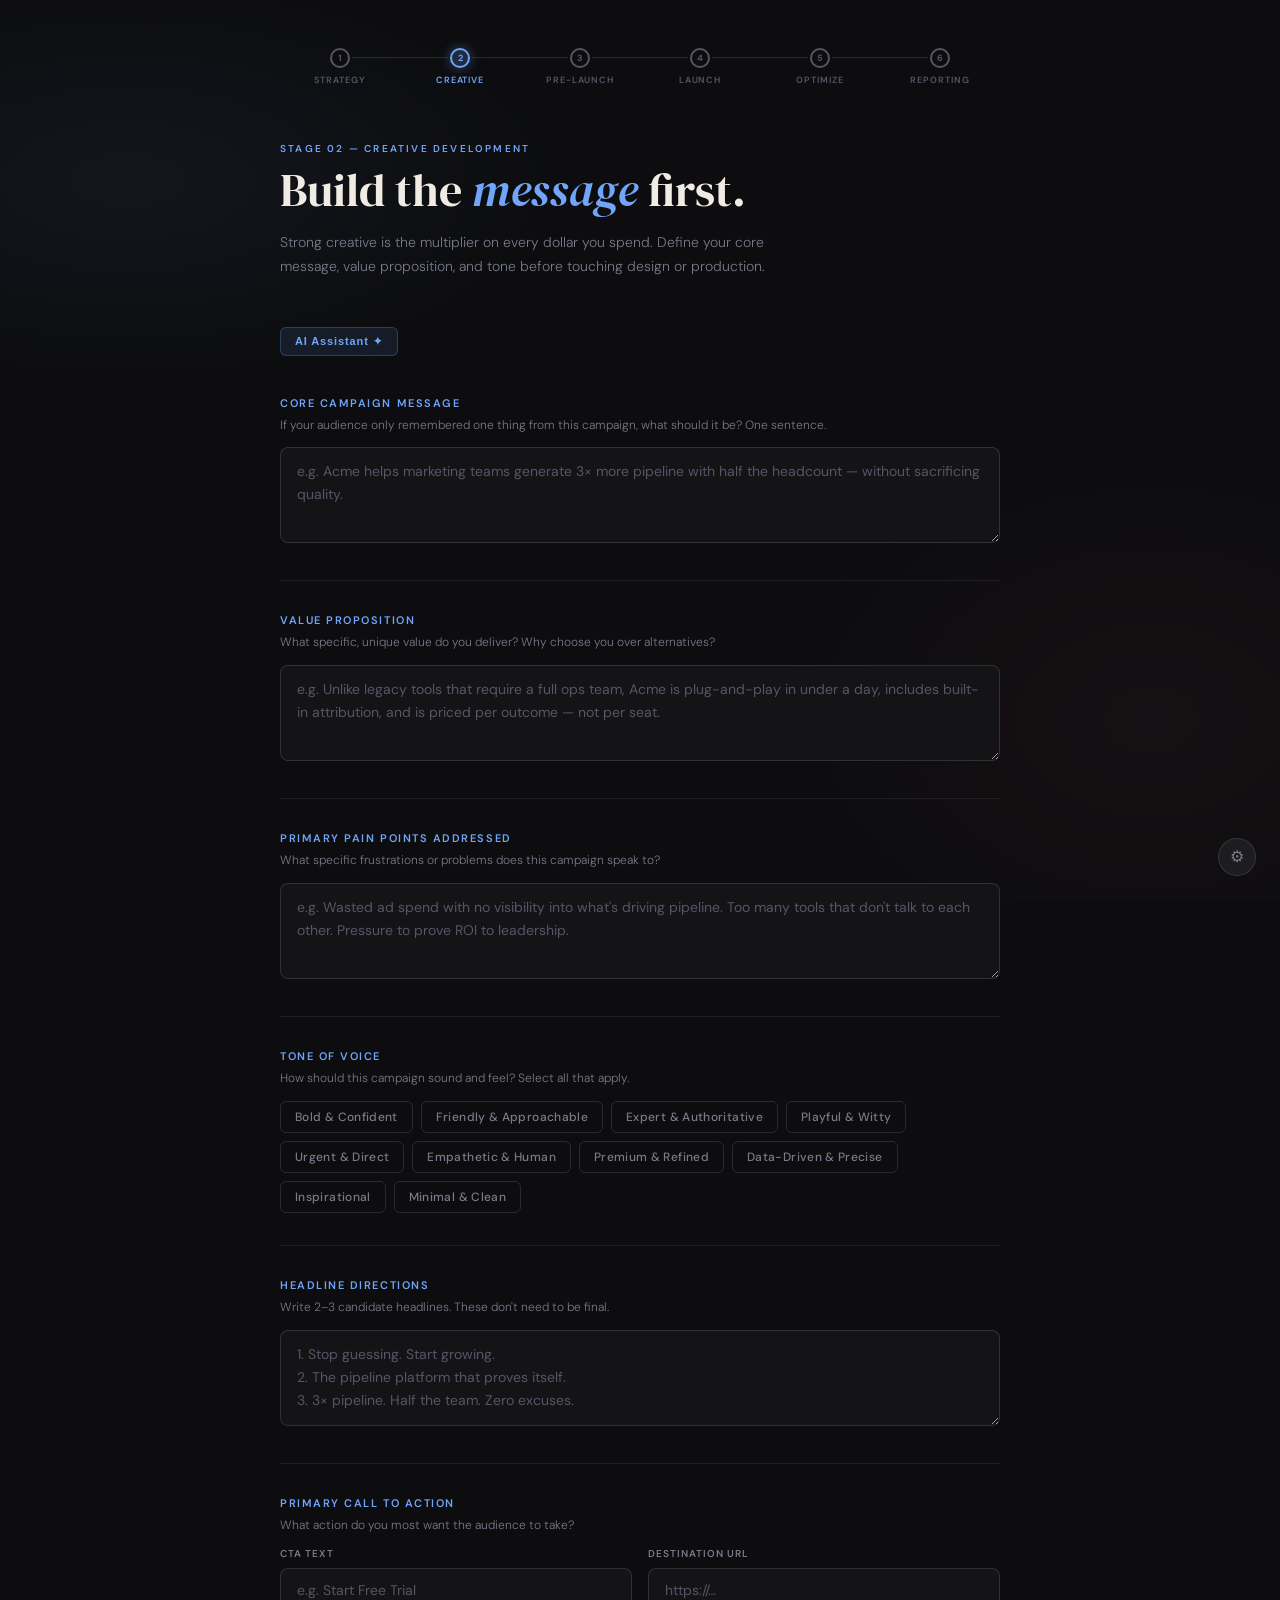
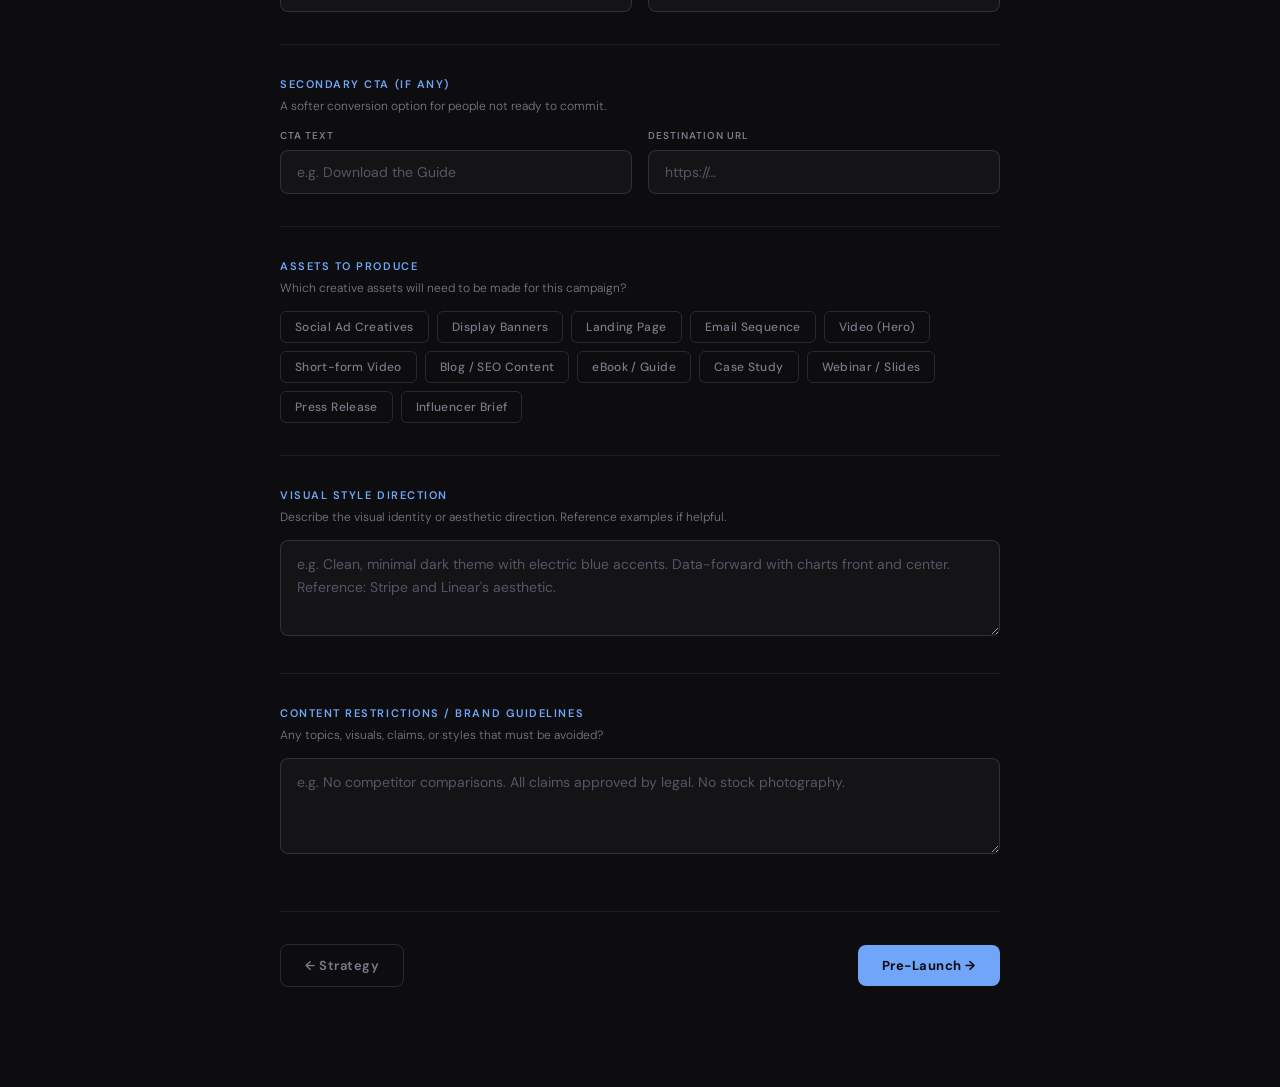
<file: stage2.html>
<!DOCTYPE html>
<html lang="en">
<head>
  <meta charset="UTF-8">
  <meta name="viewport" content="width=device-width, initial-scale=1.0">
  <title>Stage 2 — Creative Development</title>
  <link rel="stylesheet" href="shared.css?v=2.4">
  <style>:root { --stage-color: var(--c2); }</style>
</head>
<body>
<div class="wrapper">

  <nav class="progress-nav">
    <a href="stage1.html"><div class="prog-dot">1</div><span class="prog-label">Strategy</span></a>
    <a href="stage2.html"><div class="prog-dot">2</div><span class="prog-label">Creative</span></a>
    <a href="stage3.html"><div class="prog-dot">3</div><span class="prog-label">Pre-Launch</span></a>
    <a href="stage4.html"><div class="prog-dot">4</div><span class="prog-label">Launch</span></a>
    <a href="stage5.html"><div class="prog-dot">5</div><span class="prog-label">Optimize</span></a>
    <a href="stage6.html"><div class="prog-dot">6</div><span class="prog-label">Reporting</span></a>
  </nav>

  <header>
    <p class="eyebrow">Stage 02 — Creative Development</p>
    <h1>Build the <em>message</em> first.</h1>
    <p class="subtitle">Strong creative is the multiplier on every dollar you spend. Define your core message, value proposition, and tone before touching design or production.</p>
  </header>

  <!-- AI Refine Panel -->
  <div class="ai-stage-wrap">
    <button class="ai-panel-toggle" id="ai-panel-toggle">AI Assistant ✦</button>
    <div class="ai-panel" id="ai-panel">
      <div class="ai-panel-inner">
        <p>Ask AI to adjust the messaging direction, generate headline options, shift the tone, or add to the asset list. Try: "Make the tone more bold and urgent" or "Write 3 headline options focused on ROI."</p>
        <div class="ai-input-row">
          <textarea id="ai-refine-input" placeholder="e.g. We're a premium brand — make the tone more refined and less aggressive. Add a case study and eBook to the asset list…"></textarea>
          <button class="btn btn-ai" id="ai-refine-btn">✦ Update</button>
        </div>
        <div class="ai-spinner" id="ai-refine-spinner">✦ Updating fields…</div>
        <div class="ai-error" id="ai-refine-error"></div>
      </div>
    </div>
  </div>

  <div class="form-section">

    <div class="field-group">
      <label class="field-label" for="core_message">Core Campaign Message</label>
      <p class="field-hint">If your audience only remembered one thing from this campaign, what should it be? One sentence.</p>
      <textarea id="core_message" placeholder="e.g. Acme helps marketing teams generate 3× more pipeline with half the headcount — without sacrificing quality."></textarea>
    </div>

    <div class="field-group">
      <label class="field-label" for="value_prop">Value Proposition</label>
      <p class="field-hint">What specific, unique value do you deliver? Why choose you over alternatives?</p>
      <textarea id="value_prop" placeholder="e.g. Unlike legacy tools that require a full ops team, Acme is plug-and-play in under a day, includes built-in attribution, and is priced per outcome — not per seat."></textarea>
    </div>

    <div class="field-group">
      <label class="field-label" for="pain_points">Primary Pain Points Addressed</label>
      <p class="field-hint">What specific frustrations or problems does this campaign speak to?</p>
      <textarea id="pain_points" placeholder="e.g. Wasted ad spend with no visibility into what's driving pipeline. Too many tools that don't talk to each other. Pressure to prove ROI to leadership."></textarea>
    </div>

    <div class="field-group">
      <label class="field-label">Tone of Voice</label>
      <p class="field-hint">How should this campaign sound and feel? Select all that apply.</p>
      <div class="pill-group">
        <div class="pill"><input type="checkbox" id="t_bold"       value="Bold &amp; Confident"><label for="t_bold">Bold &amp; Confident</label></div>
        <div class="pill"><input type="checkbox" id="t_friendly"   value="Friendly &amp; Approachable"><label for="t_friendly">Friendly &amp; Approachable</label></div>
        <div class="pill"><input type="checkbox" id="t_expert"     value="Expert &amp; Authoritative"><label for="t_expert">Expert &amp; Authoritative</label></div>
        <div class="pill"><input type="checkbox" id="t_playful"    value="Playful &amp; Witty"><label for="t_playful">Playful &amp; Witty</label></div>
        <div class="pill"><input type="checkbox" id="t_urgent"     value="Urgent &amp; Direct"><label for="t_urgent">Urgent &amp; Direct</label></div>
        <div class="pill"><input type="checkbox" id="t_empathetic" value="Empathetic &amp; Human"><label for="t_empathetic">Empathetic &amp; Human</label></div>
        <div class="pill"><input type="checkbox" id="t_premium"    value="Premium &amp; Refined"><label for="t_premium">Premium &amp; Refined</label></div>
        <div class="pill"><input type="checkbox" id="t_data"       value="Data-Driven &amp; Precise"><label for="t_data">Data-Driven &amp; Precise</label></div>
        <div class="pill"><input type="checkbox" id="t_inspire"    value="Inspirational"><label for="t_inspire">Inspirational</label></div>
        <div class="pill"><input type="checkbox" id="t_minimal"    value="Minimal &amp; Clean"><label for="t_minimal">Minimal &amp; Clean</label></div>
      </div>
    </div>

    <div class="field-group">
      <label class="field-label" for="headlines">Headline Directions</label>
      <p class="field-hint">Write 2–3 candidate headlines. These don't need to be final.</p>
      <textarea id="headlines" placeholder="1. Stop guessing. Start growing.&#10;2. The pipeline platform that proves itself.&#10;3. 3× pipeline. Half the team. Zero excuses."></textarea>
    </div>

    <div class="field-group">
      <label class="field-label">Primary Call to Action</label>
      <p class="field-hint">What action do you most want the audience to take?</p>
      <div class="two-col">
        <div>
          <label class="field-label sub" for="cta_text">CTA Text</label>
          <input type="text" id="cta_text" placeholder="e.g. Start Free Trial">
        </div>
        <div>
          <label class="field-label sub" for="cta_url">Destination URL</label>
          <input type="url" id="cta_url" placeholder="https://…">
        </div>
      </div>
    </div>

    <div class="field-group">
      <label class="field-label">Secondary CTA (if any)</label>
      <p class="field-hint">A softer conversion option for people not ready to commit.</p>
      <div class="two-col">
        <div>
          <label class="field-label sub" for="cta2_text">CTA Text</label>
          <input type="text" id="cta2_text" placeholder="e.g. Download the Guide">
        </div>
        <div>
          <label class="field-label sub" for="cta2_url">Destination URL</label>
          <input type="url" id="cta2_url" placeholder="https://…">
        </div>
      </div>
    </div>

    <div class="field-group">
      <label class="field-label">Assets to Produce</label>
      <p class="field-hint">Which creative assets will need to be made for this campaign?</p>
      <div class="pill-group">
        <div class="pill"><input type="checkbox" id="a_ads_social"  value="Social Ad Creatives"><label for="a_ads_social">Social Ad Creatives</label></div>
        <div class="pill"><input type="checkbox" id="a_ads_display" value="Display Banners"><label for="a_ads_display">Display Banners</label></div>
        <div class="pill"><input type="checkbox" id="a_lp"          value="Landing Page"><label for="a_lp">Landing Page</label></div>
        <div class="pill"><input type="checkbox" id="a_email_seq"   value="Email Sequence"><label for="a_email_seq">Email Sequence</label></div>
        <div class="pill"><input type="checkbox" id="a_video"       value="Video (Hero)"><label for="a_video">Video (Hero)</label></div>
        <div class="pill"><input type="checkbox" id="a_short_video" value="Short-form Video"><label for="a_short_video">Short-form Video</label></div>
        <div class="pill"><input type="checkbox" id="a_blog"        value="Blog / SEO Content"><label for="a_blog">Blog / SEO Content</label></div>
        <div class="pill"><input type="checkbox" id="a_ebook"       value="eBook / Guide"><label for="a_ebook">eBook / Guide</label></div>
        <div class="pill"><input type="checkbox" id="a_case_study"  value="Case Study"><label for="a_case_study">Case Study</label></div>
        <div class="pill"><input type="checkbox" id="a_webinar"     value="Webinar / Slides"><label for="a_webinar">Webinar / Slides</label></div>
        <div class="pill"><input type="checkbox" id="a_pr"          value="Press Release"><label for="a_pr">Press Release</label></div>
        <div class="pill"><input type="checkbox" id="a_influencer"  value="Influencer Brief"><label for="a_influencer">Influencer Brief</label></div>
      </div>
    </div>

    <div class="field-group">
      <label class="field-label" for="visual_style">Visual Style Direction</label>
      <p class="field-hint">Describe the visual identity or aesthetic direction. Reference examples if helpful.</p>
      <textarea id="visual_style" placeholder="e.g. Clean, minimal dark theme with electric blue accents. Data-forward with charts front and center. Reference: Stripe and Linear's aesthetic."></textarea>
    </div>

    <div class="field-group">
      <label class="field-label" for="restrictions">Content Restrictions / Brand Guidelines</label>
      <p class="field-hint">Any topics, visuals, claims, or styles that must be avoided?</p>
      <textarea id="restrictions" placeholder="e.g. No competitor comparisons. All claims approved by legal. No stock photography."></textarea>
    </div>

  </div>

  <div class="nav-buttons">
    <a href="stage1.html" class="btn btn-ghost">← Strategy</a>
    <span class="save-indicator" id="saved-msg">✓ Saved</span>
    <a href="stage3.html" class="btn btn-primary">Pre-Launch →</a>
  </div>

</div>
<script src="wizard.js?v=2.4"></script>
<script>
  const STAGE  = 'stage2';
  const FIELDS = ['core_message','value_prop','pain_points','headlines','cta_text','cta_url','cta2_text','cta2_url','visual_style','restrictions'];
  const CHECKS = {
    tone:   ['t_bold','t_friendly','t_expert','t_playful','t_urgent','t_empathetic','t_premium','t_data','t_inspire','t_minimal'],
    assets: ['a_ads_social','a_ads_display','a_lp','a_email_seq','a_video','a_short_video','a_blog','a_ebook','a_case_study','a_webinar','a_pr','a_influencer']
  };
  initStage({ stageName: STAGE, navIndex: 1, fieldIds: FIELDS, checkGroups: CHECKS });
  initAiPanel(STAGE, FIELDS, CHECKS);
</script>
</body>
</html>
</file>
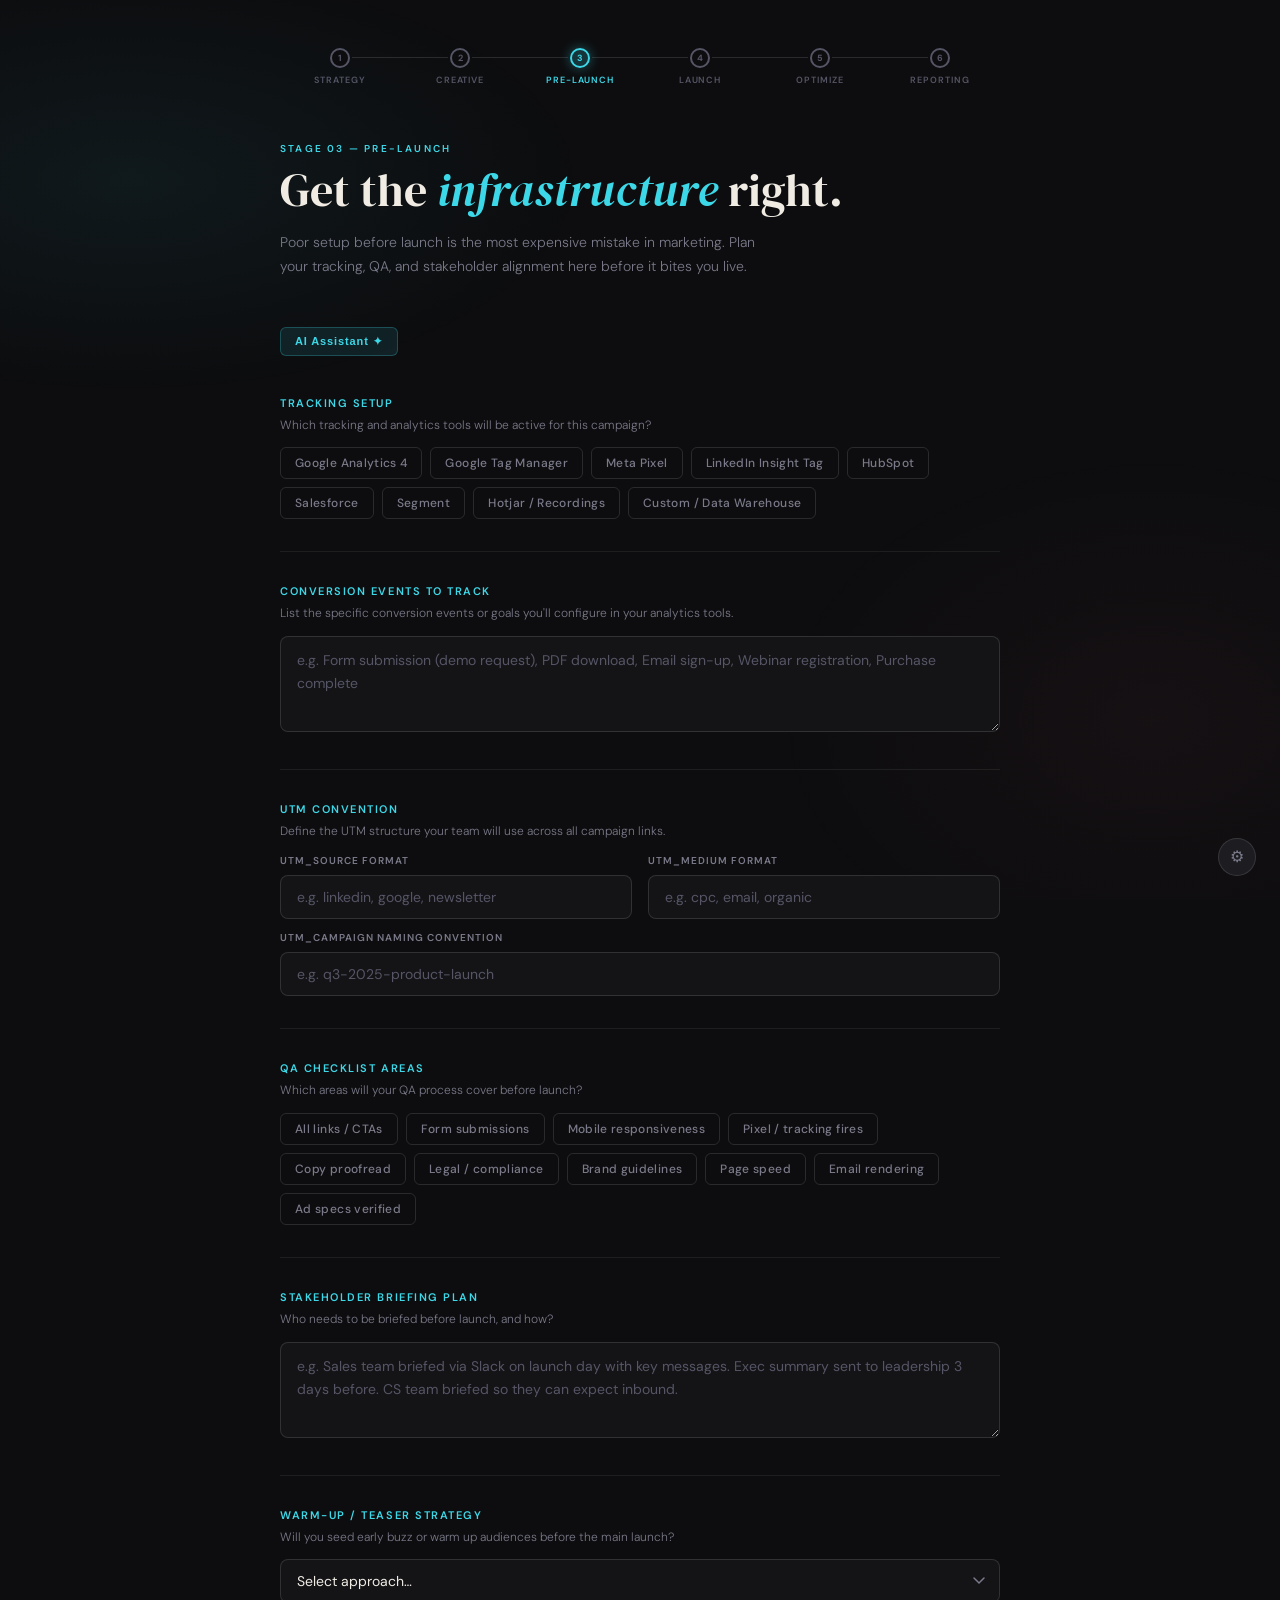
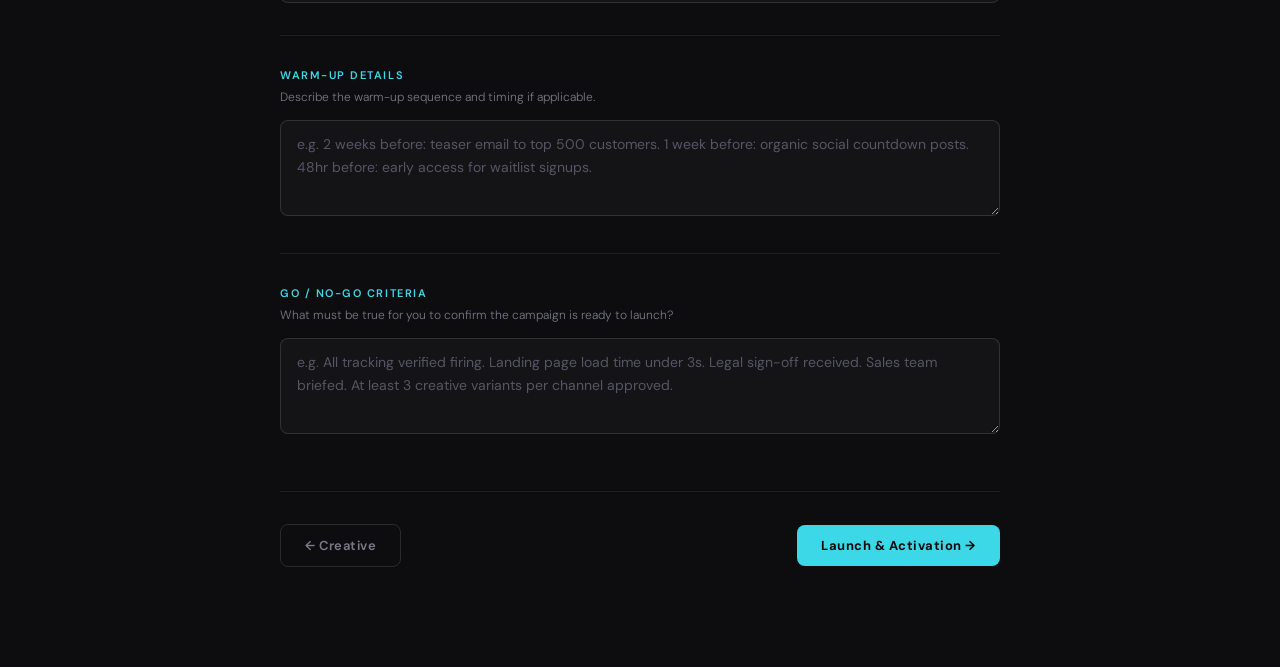
<file: stage3.html>
<!DOCTYPE html>
<html lang="en">
<head>
  <meta charset="UTF-8">
  <meta name="viewport" content="width=device-width, initial-scale=1.0">
  <title>Stage 3 — Pre-Launch</title>
  <link rel="stylesheet" href="shared.css?v=2.4">
  <style>:root { --stage-color: var(--c3); }</style>
</head>
<body>
<div class="wrapper">

  <nav class="progress-nav">
    <a href="stage1.html"><div class="prog-dot">1</div><span class="prog-label">Strategy</span></a>
    <a href="stage2.html"><div class="prog-dot">2</div><span class="prog-label">Creative</span></a>
    <a href="stage3.html"><div class="prog-dot">3</div><span class="prog-label">Pre-Launch</span></a>
    <a href="stage4.html"><div class="prog-dot">4</div><span class="prog-label">Launch</span></a>
    <a href="stage5.html"><div class="prog-dot">5</div><span class="prog-label">Optimize</span></a>
    <a href="stage6.html"><div class="prog-dot">6</div><span class="prog-label">Reporting</span></a>
  </nav>

  <header>
    <p class="eyebrow">Stage 03 — Pre-Launch</p>
    <h1>Get the <em>infrastructure</em> right.</h1>
    <p class="subtitle">Poor setup before launch is the most expensive mistake in marketing. Plan your tracking, QA, and stakeholder alignment here before it bites you live.</p>
  </header>

  <!-- AI Refine Panel -->
  <div class="ai-stage-wrap">
    <button class="ai-panel-toggle" id="ai-panel-toggle">AI Assistant ✦</button>
    <div class="ai-panel" id="ai-panel">
      <div class="ai-panel-inner">
        <p>Ask AI to help build out your tracking plan, suggest UTM conventions, or fill in your go/no-go criteria. Try: "We use HubSpot and Salesforce together — set up tracking accordingly" or "Generate a solid go/no-go checklist for a paid social campaign."</p>
        <div class="ai-input-row">
          <textarea id="ai-refine-input" placeholder="e.g. Add a 2-week warm-up email sequence to our existing customer list as the teaser strategy…"></textarea>
          <button class="btn btn-ai" id="ai-refine-btn">✦ Update</button>
        </div>
        <div class="ai-spinner" id="ai-refine-spinner">✦ Updating fields…</div>
        <div class="ai-error" id="ai-refine-error"></div>
      </div>
    </div>
  </div>

  <div class="form-section">

    <div class="field-group">
      <label class="field-label">Tracking Setup</label>
      <p class="field-hint">Which tracking and analytics tools will be active for this campaign?</p>
      <div class="pill-group">
        <div class="pill"><input type="checkbox" id="tr_ga4"     value="Google Analytics 4"><label for="tr_ga4">Google Analytics 4</label></div>
        <div class="pill"><input type="checkbox" id="tr_gtm"     value="Google Tag Manager"><label for="tr_gtm">Google Tag Manager</label></div>
        <div class="pill"><input type="checkbox" id="tr_meta"    value="Meta Pixel"><label for="tr_meta">Meta Pixel</label></div>
        <div class="pill"><input type="checkbox" id="tr_li"      value="LinkedIn Insight Tag"><label for="tr_li">LinkedIn Insight Tag</label></div>
        <div class="pill"><input type="checkbox" id="tr_hs"      value="HubSpot Tracking"><label for="tr_hs">HubSpot</label></div>
        <div class="pill"><input type="checkbox" id="tr_sf"      value="Salesforce CRM"><label for="tr_sf">Salesforce</label></div>
        <div class="pill"><input type="checkbox" id="tr_segment" value="Segment"><label for="tr_segment">Segment</label></div>
        <div class="pill"><input type="checkbox" id="tr_hotjar"  value="Hotjar / Session Recording"><label for="tr_hotjar">Hotjar / Recordings</label></div>
        <div class="pill"><input type="checkbox" id="tr_custom"  value="Custom / Data Warehouse"><label for="tr_custom">Custom / Data Warehouse</label></div>
      </div>
    </div>

    <div class="field-group">
      <label class="field-label" for="conversion_events">Conversion Events to Track</label>
      <p class="field-hint">List the specific conversion events or goals you'll configure in your analytics tools.</p>
      <textarea id="conversion_events" placeholder="e.g. Form submission (demo request), PDF download, Email sign-up, Webinar registration, Purchase complete"></textarea>
    </div>

    <div class="field-group">
      <label class="field-label">UTM Convention</label>
      <p class="field-hint">Define the UTM structure your team will use across all campaign links.</p>
      <div class="two-col">
        <div>
          <label class="field-label sub" for="utm_source">utm_source format</label>
          <input type="text" id="utm_source" placeholder="e.g. linkedin, google, newsletter">
        </div>
        <div>
          <label class="field-label sub" for="utm_medium">utm_medium format</label>
          <input type="text" id="utm_medium" placeholder="e.g. cpc, email, organic">
        </div>
      </div>
      <div style="margin-top:12px;">
        <label class="field-label sub" for="utm_campaign">utm_campaign naming convention</label>
        <input type="text" id="utm_campaign" placeholder="e.g. q3-2025-product-launch">
      </div>
    </div>

    <div class="field-group">
      <label class="field-label">QA Checklist Areas</label>
      <p class="field-hint">Which areas will your QA process cover before launch?</p>
      <div class="pill-group">
        <div class="pill"><input type="checkbox" id="qa_links"    value="All links and CTAs tested"><label for="qa_links">All links / CTAs</label></div>
        <div class="pill"><input type="checkbox" id="qa_forms"    value="Form submissions tested end-to-end"><label for="qa_forms">Form submissions</label></div>
        <div class="pill"><input type="checkbox" id="qa_mobile"   value="Mobile responsiveness verified"><label for="qa_mobile">Mobile responsiveness</label></div>
        <div class="pill"><input type="checkbox" id="qa_tracking" value="Tracking pixels firing correctly"><label for="qa_tracking">Pixel / tracking fires</label></div>
        <div class="pill"><input type="checkbox" id="qa_copy"     value="Copy proofread and approved"><label for="qa_copy">Copy proofread</label></div>
        <div class="pill"><input type="checkbox" id="qa_legal"    value="Legal / compliance review"><label for="qa_legal">Legal / compliance</label></div>
        <div class="pill"><input type="checkbox" id="qa_brand"    value="Brand guidelines checked"><label for="qa_brand">Brand guidelines</label></div>
        <div class="pill"><input type="checkbox" id="qa_speed"    value="Page speed optimized"><label for="qa_speed">Page speed</label></div>
        <div class="pill"><input type="checkbox" id="qa_email"    value="Email rendering tested across clients"><label for="qa_email">Email rendering</label></div>
        <div class="pill"><input type="checkbox" id="qa_ad_specs" value="Ad specs and sizes verified"><label for="qa_ad_specs">Ad specs verified</label></div>
      </div>
    </div>

    <div class="field-group">
      <label class="field-label" for="stakeholder_plan">Stakeholder Briefing Plan</label>
      <p class="field-hint">Who needs to be briefed before launch, and how?</p>
      <textarea id="stakeholder_plan" placeholder="e.g. Sales team briefed via Slack on launch day with key messages. Exec summary sent to leadership 3 days before. CS team briefed so they can expect inbound."></textarea>
    </div>

    <div class="field-group">
      <label class="field-label" for="warmup_type">Warm-Up / Teaser Strategy</label>
      <p class="field-hint">Will you seed early buzz or warm up audiences before the main launch?</p>
      <select id="warmup_type">
        <option value="">Select approach…</option>
        <option>None — cold launch</option>
        <option>Email teaser to existing list</option>
        <option>Organic social posts before paid activates</option>
        <option>Early access / waitlist</option>
        <option>Partner / influencer pre-seeding</option>
        <option>Press / media embargo lift</option>
        <option>Community / forum seeding</option>
      </select>
    </div>

    <div class="field-group">
      <label class="field-label" for="warmup_details">Warm-Up Details</label>
      <p class="field-hint">Describe the warm-up sequence and timing if applicable.</p>
      <textarea id="warmup_details" placeholder="e.g. 2 weeks before: teaser email to top 500 customers. 1 week before: organic social countdown posts. 48hr before: early access for waitlist signups."></textarea>
    </div>

    <div class="field-group">
      <label class="field-label" for="go_nogo">Go / No-Go Criteria</label>
      <p class="field-hint">What must be true for you to confirm the campaign is ready to launch?</p>
      <textarea id="go_nogo" placeholder="e.g. All tracking verified firing. Landing page load time under 3s. Legal sign-off received. Sales team briefed. At least 3 creative variants per channel approved."></textarea>
    </div>

  </div>

  <div class="nav-buttons">
    <a href="stage2.html" class="btn btn-ghost">← Creative</a>
    <span class="save-indicator" id="saved-msg">✓ Saved</span>
    <a href="stage4.html" class="btn btn-primary">Launch &amp; Activation →</a>
  </div>

</div>
<script src="wizard.js?v=2.4"></script>
<script>
  const STAGE  = 'stage3';
  const FIELDS = ['conversion_events','utm_source','utm_medium','utm_campaign','stakeholder_plan','warmup_type','warmup_details','go_nogo'];
  const CHECKS = {
    tracking: ['tr_ga4','tr_gtm','tr_meta','tr_li','tr_hs','tr_sf','tr_segment','tr_hotjar','tr_custom'],
    qa:       ['qa_links','qa_forms','qa_mobile','qa_tracking','qa_copy','qa_legal','qa_brand','qa_speed','qa_email','qa_ad_specs']
  };
  initStage({ stageName: STAGE, navIndex: 2, fieldIds: FIELDS, checkGroups: CHECKS });
  initAiPanel(STAGE, FIELDS, CHECKS);
</script>
</body>
</html>
</file>
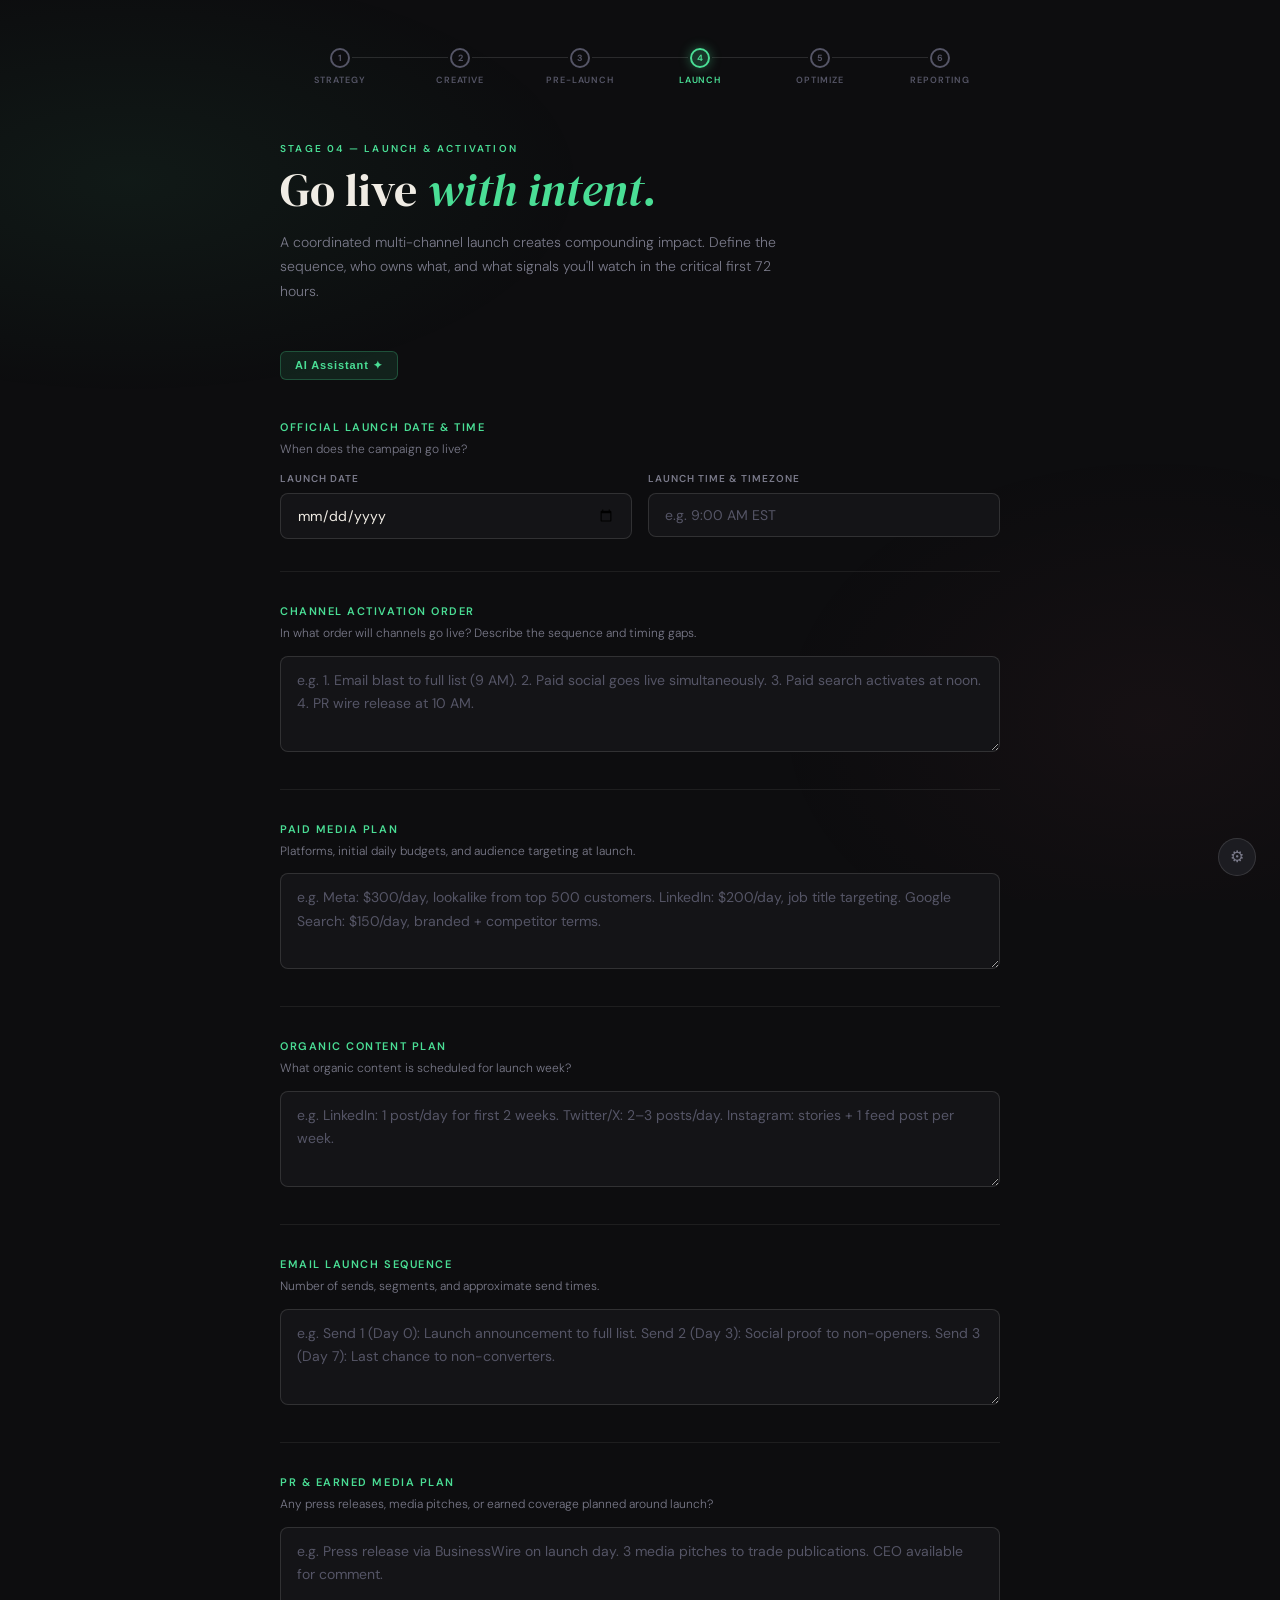
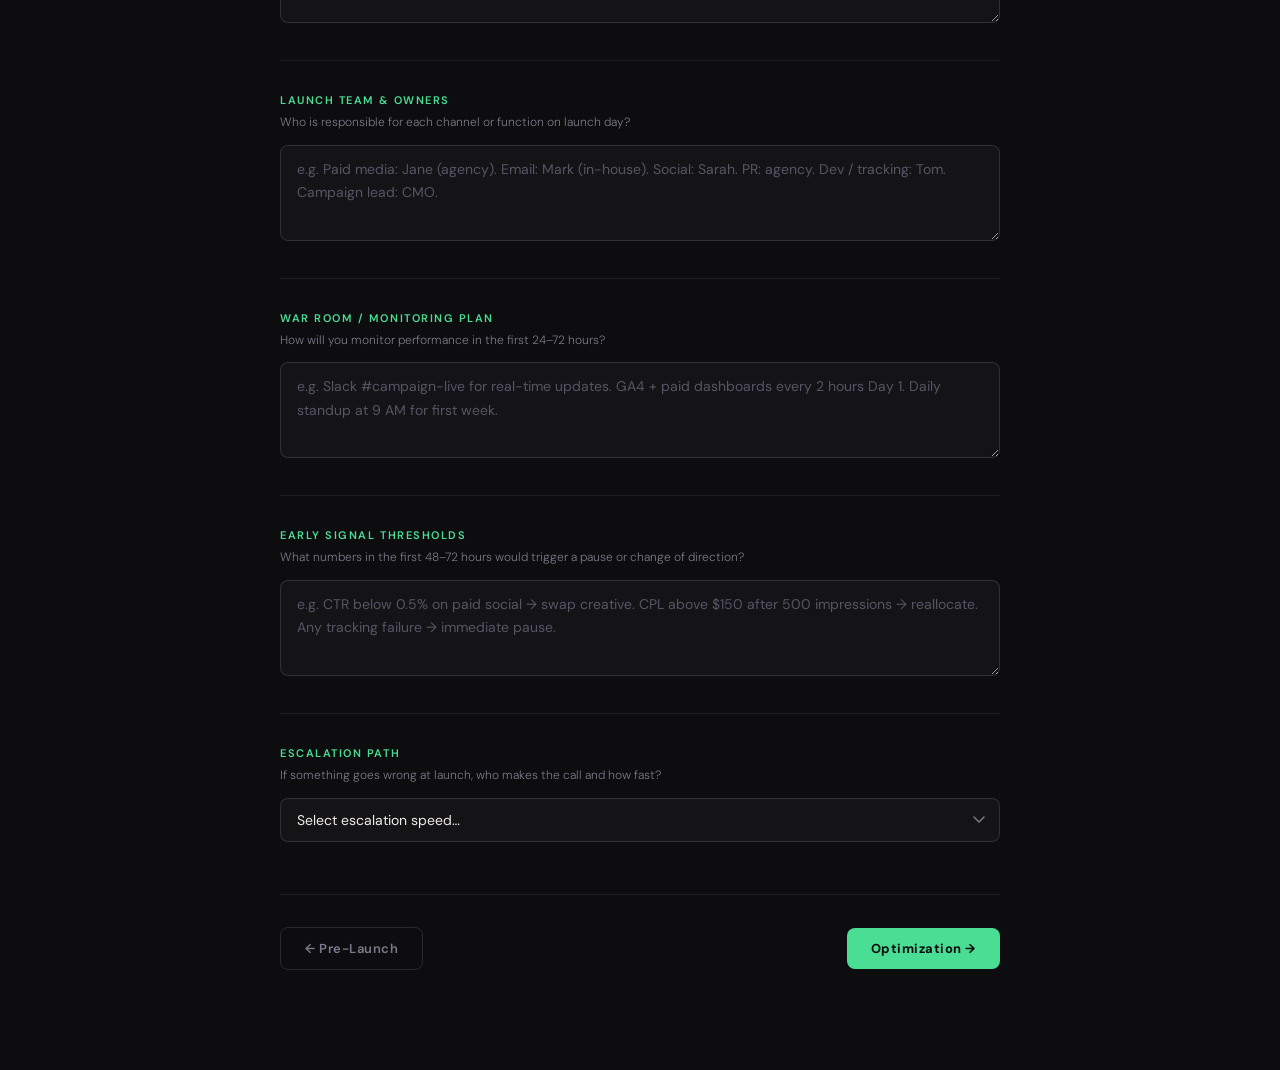
<file: stage4.html>
<!DOCTYPE html>
<html lang="en">
<head>
  <meta charset="UTF-8">
  <meta name="viewport" content="width=device-width, initial-scale=1.0">
  <title>Stage 4 — Launch &amp; Activation</title>
  <link rel="stylesheet" href="shared.css?v=2.4">
  <style>:root { --stage-color: var(--c4); }</style>
</head>
<body>
<div class="wrapper">

  <nav class="progress-nav">
    <a href="stage1.html"><div class="prog-dot">1</div><span class="prog-label">Strategy</span></a>
    <a href="stage2.html"><div class="prog-dot">2</div><span class="prog-label">Creative</span></a>
    <a href="stage3.html"><div class="prog-dot">3</div><span class="prog-label">Pre-Launch</span></a>
    <a href="stage4.html"><div class="prog-dot">4</div><span class="prog-label">Launch</span></a>
    <a href="stage5.html"><div class="prog-dot">5</div><span class="prog-label">Optimize</span></a>
    <a href="stage6.html"><div class="prog-dot">6</div><span class="prog-label">Reporting</span></a>
  </nav>

  <header>
    <p class="eyebrow">Stage 04 — Launch &amp; Activation</p>
    <h1>Go live <em>with intent.</em></h1>
    <p class="subtitle">A coordinated multi-channel launch creates compounding impact. Define the sequence, who owns what, and what signals you'll watch in the critical first 72 hours.</p>
  </header>

  <!-- AI Refine Panel -->
  <div class="ai-stage-wrap">
    <button class="ai-panel-toggle" id="ai-panel-toggle">AI Assistant ✦</button>
    <div class="ai-panel" id="ai-panel">
      <div class="ai-panel-inner">
        <p>Ask AI to draft your channel activation sequence, monitoring plan, or early-signal thresholds based on your budget and channels. Try: "Draft a day-by-day launch sequence for LinkedIn + email" or "What early signals should I watch for a $50K paid campaign?"</p>
        <div class="ai-input-row">
          <textarea id="ai-refine-input" placeholder="e.g. Our launch date is August 1st at 8am PT. Write a realistic channel order and monitoring plan for a LinkedIn + email + SEO campaign…"></textarea>
          <button class="btn btn-ai" id="ai-refine-btn">✦ Update</button>
        </div>
        <div class="ai-spinner" id="ai-refine-spinner">✦ Updating fields…</div>
        <div class="ai-error" id="ai-refine-error"></div>
      </div>
    </div>
  </div>

  <div class="form-section">

    <div class="field-group">
      <label class="field-label">Official Launch Date &amp; Time</label>
      <p class="field-hint">When does the campaign go live?</p>
      <div class="two-col">
        <div>
          <label class="field-label sub" for="launch_date">Launch Date</label>
          <input type="date" id="launch_date">
        </div>
        <div>
          <label class="field-label sub" for="launch_time">Launch Time &amp; Timezone</label>
          <input type="text" id="launch_time" placeholder="e.g. 9:00 AM EST">
        </div>
      </div>
    </div>

    <div class="field-group">
      <label class="field-label" for="channel_order">Channel Activation Order</label>
      <p class="field-hint">In what order will channels go live? Describe the sequence and timing gaps.</p>
      <textarea id="channel_order" placeholder="e.g. 1. Email blast to full list (9 AM). 2. Paid social goes live simultaneously. 3. Paid search activates at noon. 4. PR wire release at 10 AM."></textarea>
    </div>

    <div class="field-group">
      <label class="field-label" for="paid_plan">Paid Media Plan</label>
      <p class="field-hint">Platforms, initial daily budgets, and audience targeting at launch.</p>
      <textarea id="paid_plan" placeholder="e.g. Meta: $300/day, lookalike from top 500 customers. LinkedIn: $200/day, job title targeting. Google Search: $150/day, branded + competitor terms."></textarea>
    </div>

    <div class="field-group">
      <label class="field-label" for="organic_plan">Organic Content Plan</label>
      <p class="field-hint">What organic content is scheduled for launch week?</p>
      <textarea id="organic_plan" placeholder="e.g. LinkedIn: 1 post/day for first 2 weeks. Twitter/X: 2–3 posts/day. Instagram: stories + 1 feed post per week."></textarea>
    </div>

    <div class="field-group">
      <label class="field-label" for="email_plan">Email Launch Sequence</label>
      <p class="field-hint">Number of sends, segments, and approximate send times.</p>
      <textarea id="email_plan" placeholder="e.g. Send 1 (Day 0): Launch announcement to full list. Send 2 (Day 3): Social proof to non-openers. Send 3 (Day 7): Last chance to non-converters."></textarea>
    </div>

    <div class="field-group">
      <label class="field-label" for="pr_plan">PR &amp; Earned Media Plan</label>
      <p class="field-hint">Any press releases, media pitches, or earned coverage planned around launch?</p>
      <textarea id="pr_plan" placeholder="e.g. Press release via BusinessWire on launch day. 3 media pitches to trade publications. CEO available for comment."></textarea>
    </div>

    <div class="field-group">
      <label class="field-label" for="team_owners">Launch Team &amp; Owners</label>
      <p class="field-hint">Who is responsible for each channel or function on launch day?</p>
      <textarea id="team_owners" placeholder="e.g. Paid media: Jane (agency). Email: Mark (in-house). Social: Sarah. PR: agency. Dev / tracking: Tom. Campaign lead: CMO."></textarea>
    </div>

    <div class="field-group">
      <label class="field-label" for="monitoring_plan">War Room / Monitoring Plan</label>
      <p class="field-hint">How will you monitor performance in the first 24–72 hours?</p>
      <textarea id="monitoring_plan" placeholder="e.g. Slack #campaign-live for real-time updates. GA4 + paid dashboards every 2 hours Day 1. Daily standup at 9 AM for first week."></textarea>
    </div>

    <div class="field-group">
      <label class="field-label" for="early_signals">Early Signal Thresholds</label>
      <p class="field-hint">What numbers in the first 48–72 hours would trigger a pause or change of direction?</p>
      <textarea id="early_signals" placeholder="e.g. CTR below 0.5% on paid social → swap creative. CPL above $150 after 500 impressions → reallocate. Any tracking failure → immediate pause."></textarea>
    </div>

    <div class="field-group">
      <label class="field-label" for="escalation">Escalation Path</label>
      <p class="field-hint">If something goes wrong at launch, who makes the call and how fast?</p>
      <select id="escalation">
        <option value="">Select escalation speed…</option>
        <option>Real-time — decision maker on standby during launch</option>
        <option>Within 1 hour — decision maker available same day</option>
        <option>Within 4 hours — next business day acceptable for minor issues</option>
        <option>Documented — team has pre-authorized decision tree</option>
      </select>
    </div>

  </div>

  <div class="nav-buttons">
    <a href="stage3.html" class="btn btn-ghost">← Pre-Launch</a>
    <span class="save-indicator" id="saved-msg">✓ Saved</span>
    <a href="stage5.html" class="btn btn-primary">Optimization →</a>
  </div>

</div>
<script src="wizard.js?v=2.4"></script>
<script>
  const STAGE  = 'stage4';
  const FIELDS = ['launch_date','launch_time','channel_order','paid_plan','organic_plan','email_plan','pr_plan','team_owners','monitoring_plan','early_signals','escalation'];
  const CHECKS = {};
  initStage({ stageName: STAGE, navIndex: 3, fieldIds: FIELDS, checkGroups: CHECKS });
  initAiPanel(STAGE, FIELDS, CHECKS);
</script>
</body>
</html>
</file>
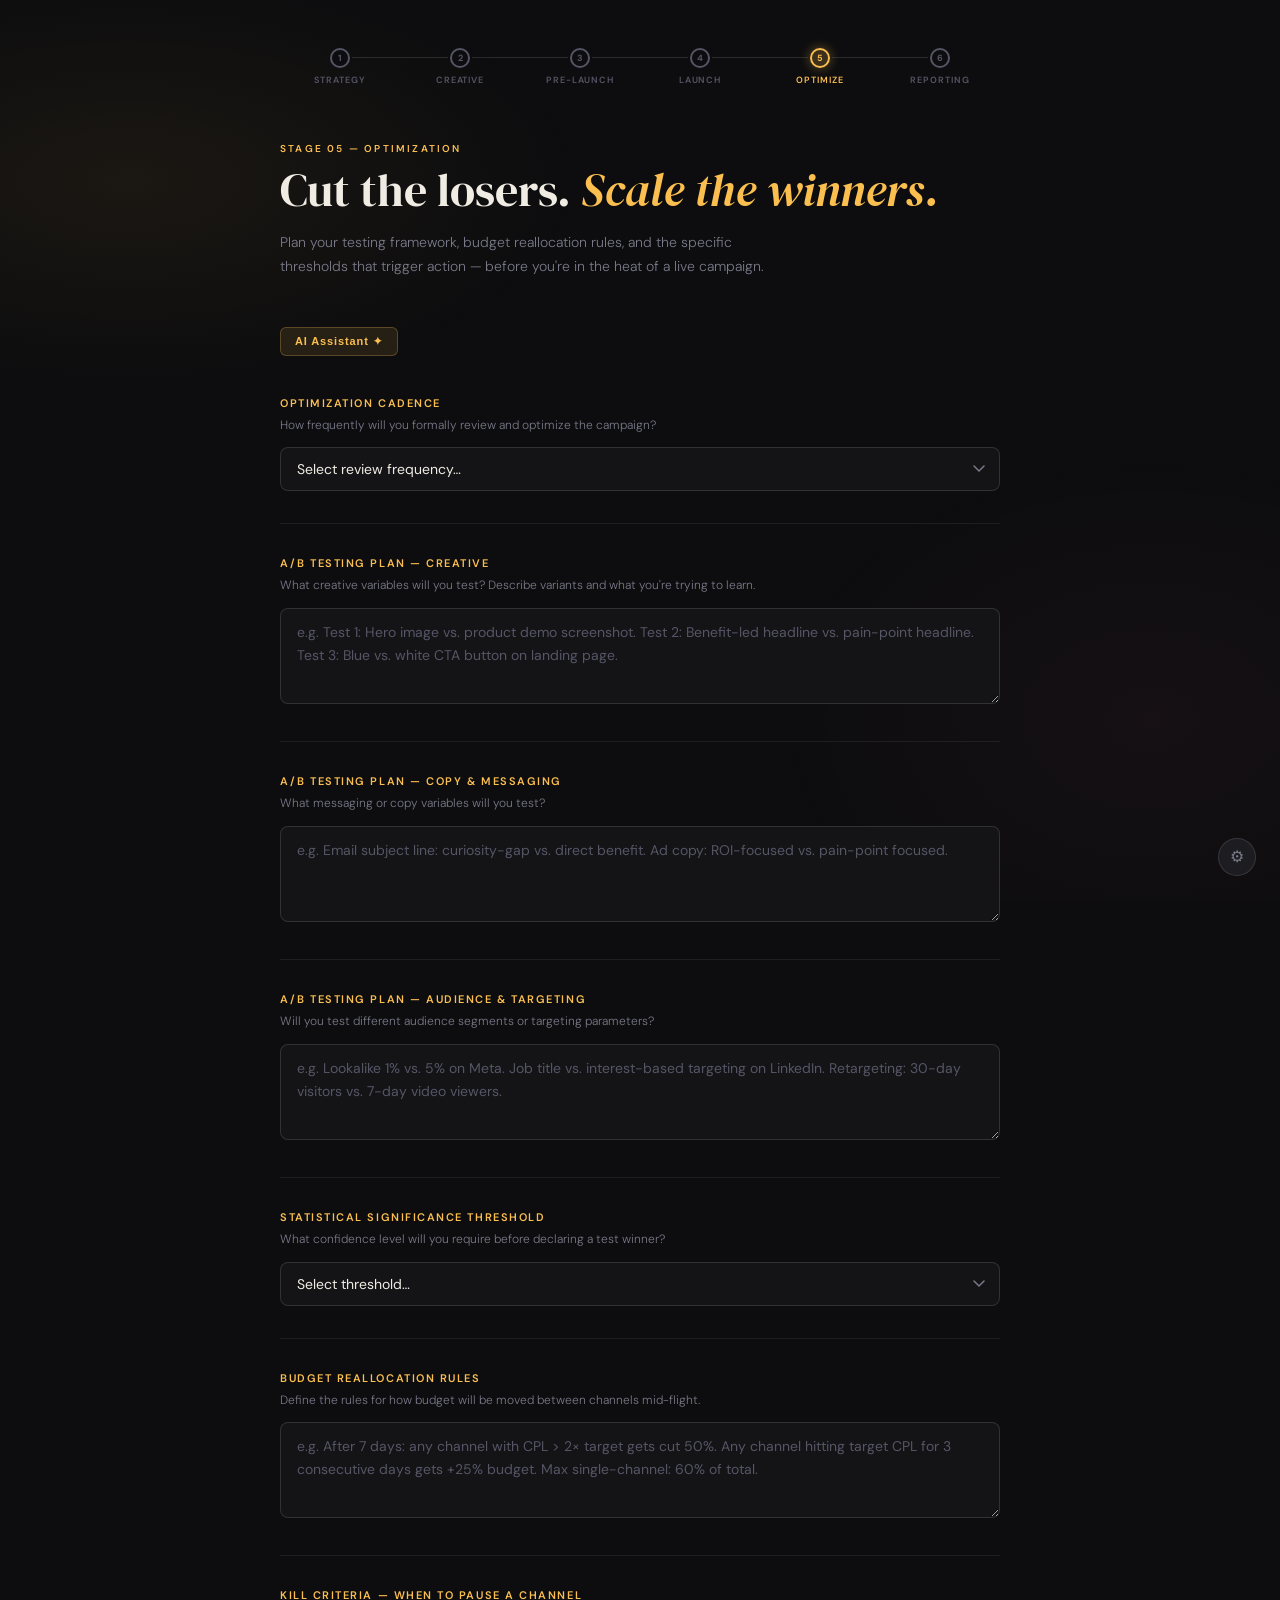
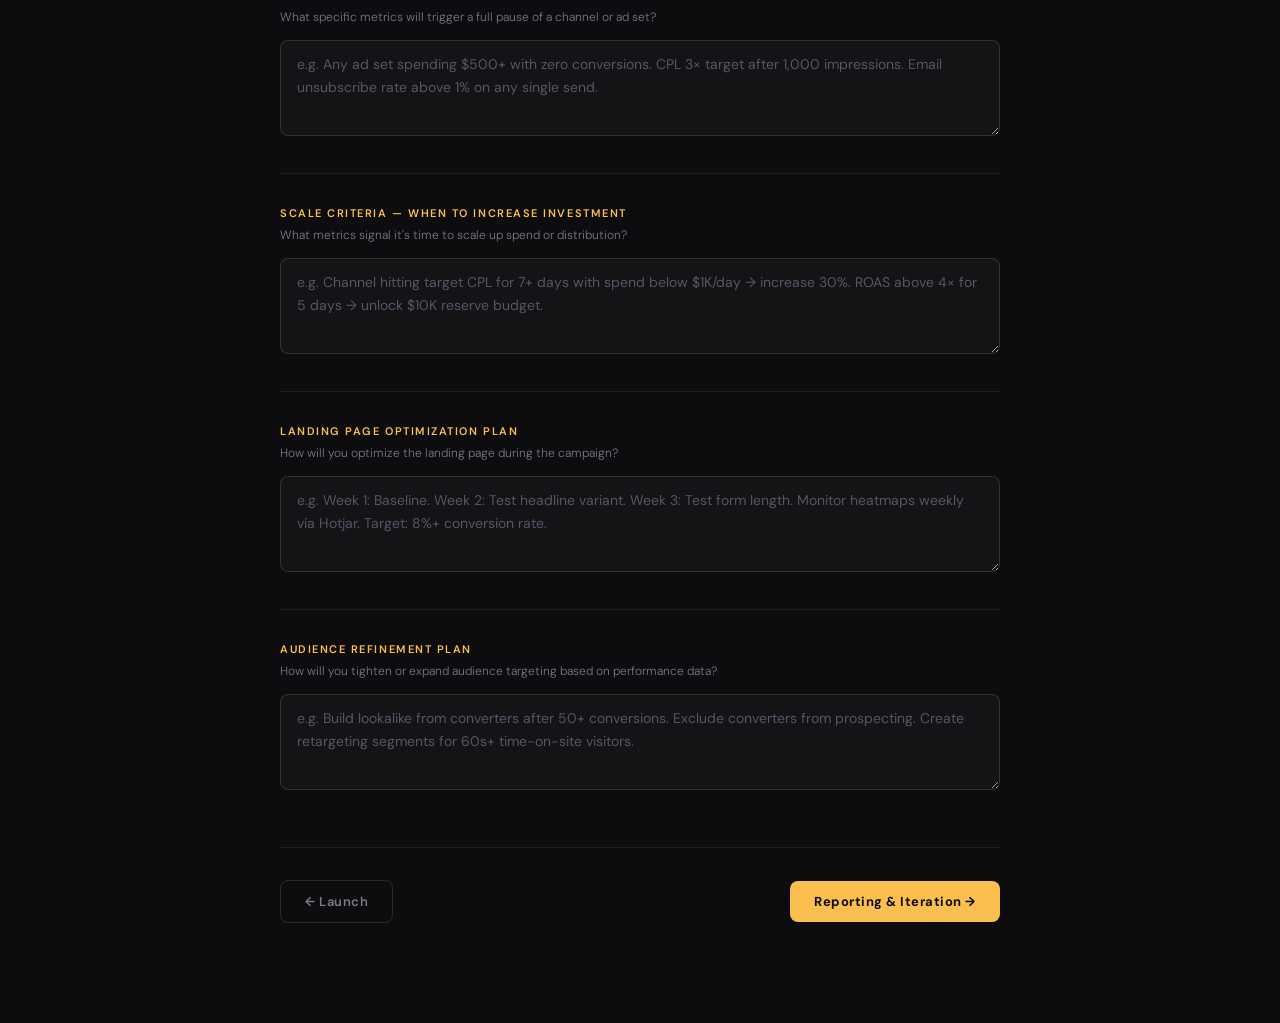
<file: stage5.html>
<!DOCTYPE html>
<html lang="en">
<head>
  <meta charset="UTF-8">
  <meta name="viewport" content="width=device-width, initial-scale=1.0">
  <title>Stage 5 — Optimization</title>
  <link rel="stylesheet" href="shared.css?v=2.4">
  <style>:root { --stage-color: var(--c5); }</style>
</head>
<body>
<div class="wrapper">

  <nav class="progress-nav">
    <a href="stage1.html"><div class="prog-dot">1</div><span class="prog-label">Strategy</span></a>
    <a href="stage2.html"><div class="prog-dot">2</div><span class="prog-label">Creative</span></a>
    <a href="stage3.html"><div class="prog-dot">3</div><span class="prog-label">Pre-Launch</span></a>
    <a href="stage4.html"><div class="prog-dot">4</div><span class="prog-label">Launch</span></a>
    <a href="stage5.html"><div class="prog-dot">5</div><span class="prog-label">Optimize</span></a>
    <a href="stage6.html"><div class="prog-dot">6</div><span class="prog-label">Reporting</span></a>
  </nav>

  <header>
    <p class="eyebrow">Stage 05 — Optimization</p>
    <h1>Cut the losers. <em>Scale the winners.</em></h1>
    <p class="subtitle">Plan your testing framework, budget reallocation rules, and the specific thresholds that trigger action — before you're in the heat of a live campaign.</p>
  </header>

  <!-- AI Refine Panel -->
  <div class="ai-stage-wrap">
    <button class="ai-panel-toggle" id="ai-panel-toggle">AI Assistant ✦</button>
    <div class="ai-panel" id="ai-panel">
      <div class="ai-panel-inner">
        <p>Ask AI to draft your A/B testing plan, set kill/scale thresholds, or suggest budget reallocation rules based on your channel mix. Try: "Write a realistic kill and scale framework for a LinkedIn + Meta campaign with $80K budget."</p>
        <div class="ai-input-row">
          <textarea id="ai-refine-input" placeholder="e.g. We have a $80K budget split across LinkedIn and Meta. Write kill criteria and scale criteria based on hitting a $90 CPL target…"></textarea>
          <button class="btn btn-ai" id="ai-refine-btn">✦ Update</button>
        </div>
        <div class="ai-spinner" id="ai-refine-spinner">✦ Updating fields…</div>
        <div class="ai-error" id="ai-refine-error"></div>
      </div>
    </div>
  </div>

  <div class="form-section">

    <div class="field-group">
      <label class="field-label" for="opt_cadence">Optimization Cadence</label>
      <p class="field-hint">How frequently will you formally review and optimize the campaign?</p>
      <select id="opt_cadence">
        <option value="">Select review frequency…</option>
        <option>Daily (high-spend or short campaigns)</option>
        <option>Every 2–3 days</option>
        <option>Weekly</option>
        <option>Bi-weekly</option>
      </select>
    </div>

    <div class="field-group">
      <label class="field-label" for="ab_creative">A/B Testing Plan — Creative</label>
      <p class="field-hint">What creative variables will you test? Describe variants and what you're trying to learn.</p>
      <textarea id="ab_creative" placeholder="e.g. Test 1: Hero image vs. product demo screenshot. Test 2: Benefit-led headline vs. pain-point headline. Test 3: Blue vs. white CTA button on landing page."></textarea>
    </div>

    <div class="field-group">
      <label class="field-label" for="ab_copy">A/B Testing Plan — Copy &amp; Messaging</label>
      <p class="field-hint">What messaging or copy variables will you test?</p>
      <textarea id="ab_copy" placeholder="e.g. Email subject line: curiosity-gap vs. direct benefit. Ad copy: ROI-focused vs. pain-point focused."></textarea>
    </div>

    <div class="field-group">
      <label class="field-label" for="ab_audience">A/B Testing Plan — Audience &amp; Targeting</label>
      <p class="field-hint">Will you test different audience segments or targeting parameters?</p>
      <textarea id="ab_audience" placeholder="e.g. Lookalike 1% vs. 5% on Meta. Job title vs. interest-based targeting on LinkedIn. Retargeting: 30-day visitors vs. 7-day video viewers."></textarea>
    </div>

    <div class="field-group">
      <label class="field-label" for="stat_sig">Statistical Significance Threshold</label>
      <p class="field-hint">What confidence level will you require before declaring a test winner?</p>
      <select id="stat_sig">
        <option value="">Select threshold…</option>
        <option>80% — faster decisions, lower-volume campaigns</option>
        <option>90% — standard for most marketing tests</option>
        <option>95% — higher confidence required before acting</option>
        <option>Minimum sample size rule instead</option>
        <option>Directional — act on clear trends without formal significance</option>
      </select>
    </div>

    <div class="field-group">
      <label class="field-label" for="budget_rules">Budget Reallocation Rules</label>
      <p class="field-hint">Define the rules for how budget will be moved between channels mid-flight.</p>
      <textarea id="budget_rules" placeholder="e.g. After 7 days: any channel with CPL > 2× target gets cut 50%. Any channel hitting target CPL for 3 consecutive days gets +25% budget. Max single-channel: 60% of total."></textarea>
    </div>

    <div class="field-group">
      <label class="field-label" for="kill_criteria">Kill Criteria — When to Pause a Channel</label>
      <p class="field-hint">What specific metrics will trigger a full pause of a channel or ad set?</p>
      <textarea id="kill_criteria" placeholder="e.g. Any ad set spending $500+ with zero conversions. CPL 3× target after 1,000 impressions. Email unsubscribe rate above 1% on any single send."></textarea>
    </div>

    <div class="field-group">
      <label class="field-label" for="scale_criteria">Scale Criteria — When to Increase Investment</label>
      <p class="field-hint">What metrics signal it's time to scale up spend or distribution?</p>
      <textarea id="scale_criteria" placeholder="e.g. Channel hitting target CPL for 7+ days with spend below $1K/day → increase 30%. ROAS above 4× for 5 days → unlock $10K reserve budget."></textarea>
    </div>

    <div class="field-group">
      <label class="field-label" for="lp_optimization">Landing Page Optimization Plan</label>
      <p class="field-hint">How will you optimize the landing page during the campaign?</p>
      <textarea id="lp_optimization" placeholder="e.g. Week 1: Baseline. Week 2: Test headline variant. Week 3: Test form length. Monitor heatmaps weekly via Hotjar. Target: 8%+ conversion rate."></textarea>
    </div>

    <div class="field-group">
      <label class="field-label" for="audience_refinement">Audience Refinement Plan</label>
      <p class="field-hint">How will you tighten or expand audience targeting based on performance data?</p>
      <textarea id="audience_refinement" placeholder="e.g. Build lookalike from converters after 50+ conversions. Exclude converters from prospecting. Create retargeting segments for 60s+ time-on-site visitors."></textarea>
    </div>

  </div>

  <div class="nav-buttons">
    <a href="stage4.html" class="btn btn-ghost">← Launch</a>
    <span class="save-indicator" id="saved-msg">✓ Saved</span>
    <a href="stage6.html" class="btn btn-primary">Reporting &amp; Iteration →</a>
  </div>

</div>
<script src="wizard.js?v=2.4"></script>
<script>
  const STAGE  = 'stage5';
  const FIELDS = ['opt_cadence','ab_creative','ab_copy','ab_audience','stat_sig','budget_rules','kill_criteria','scale_criteria','lp_optimization','audience_refinement'];
  const CHECKS = {};
  initStage({ stageName: STAGE, navIndex: 4, fieldIds: FIELDS, checkGroups: CHECKS });
  initAiPanel(STAGE, FIELDS, CHECKS);
</script>
</body>
</html>
</file>
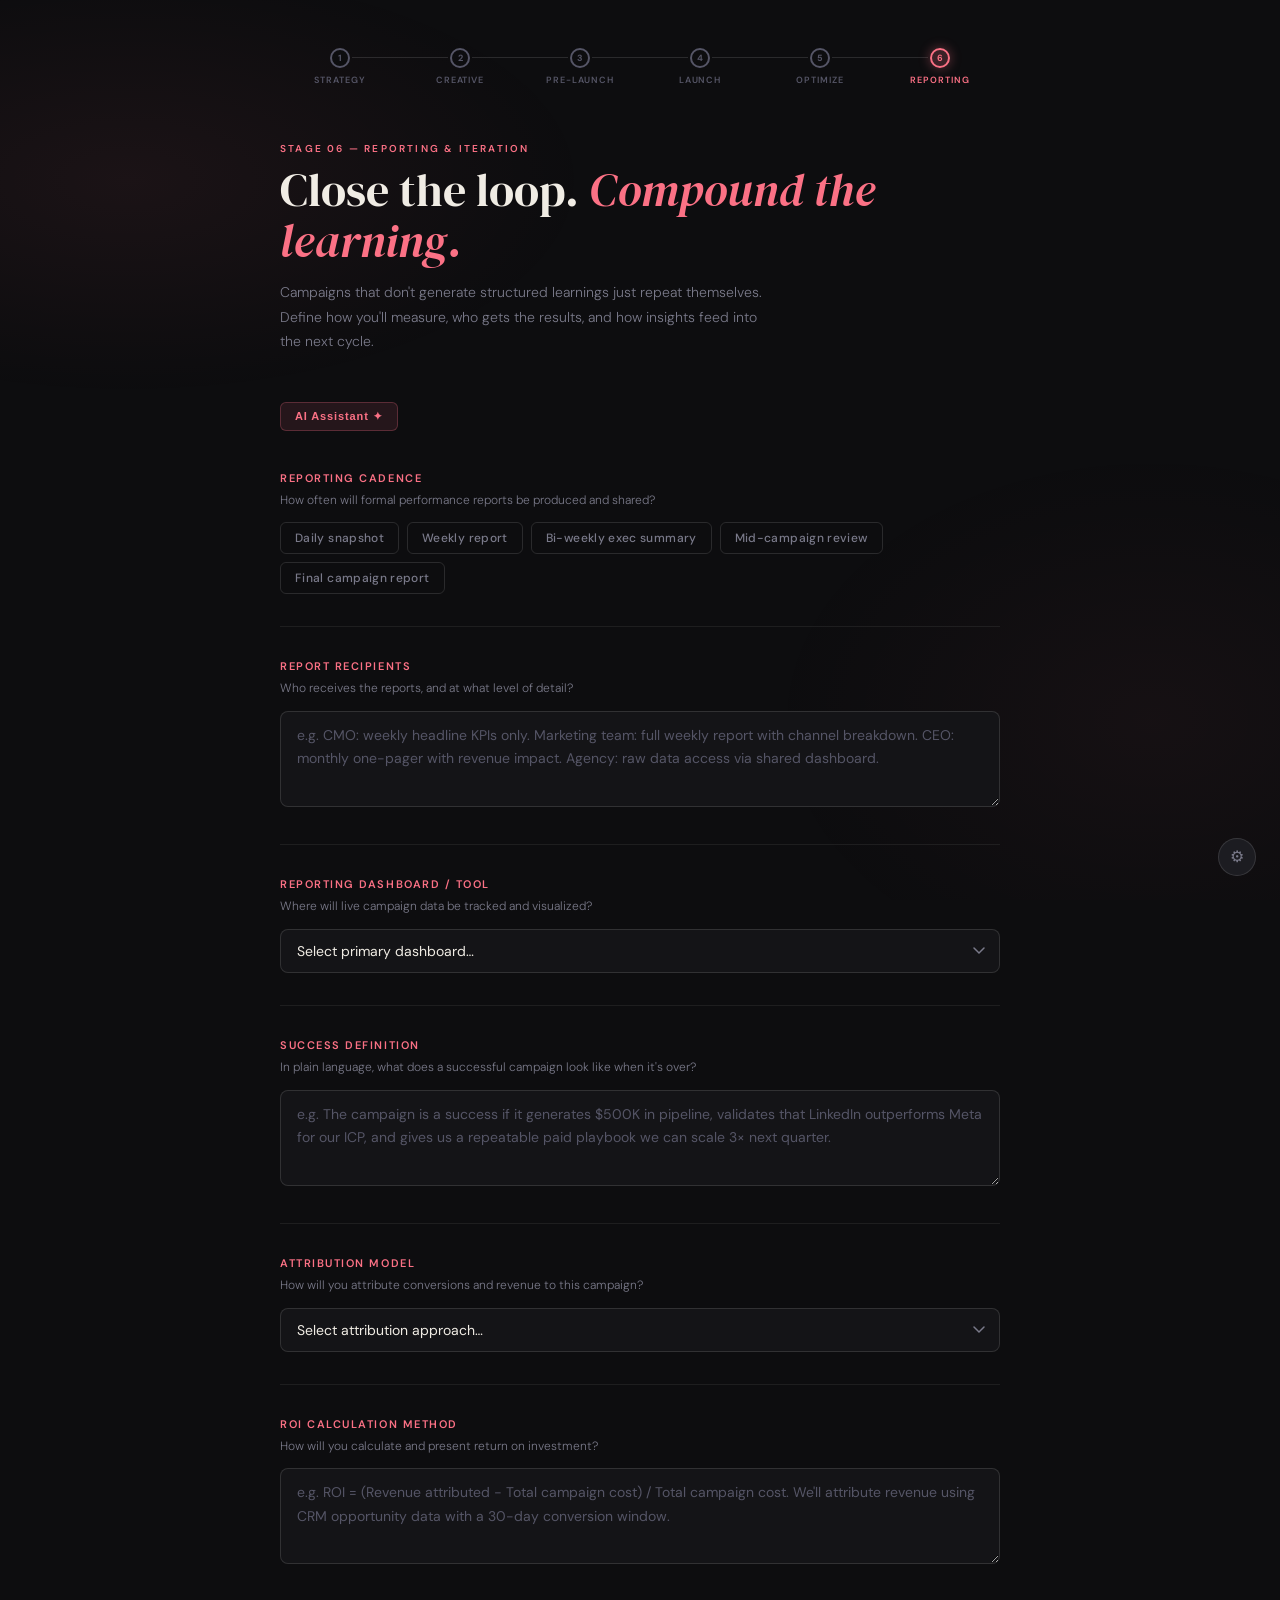
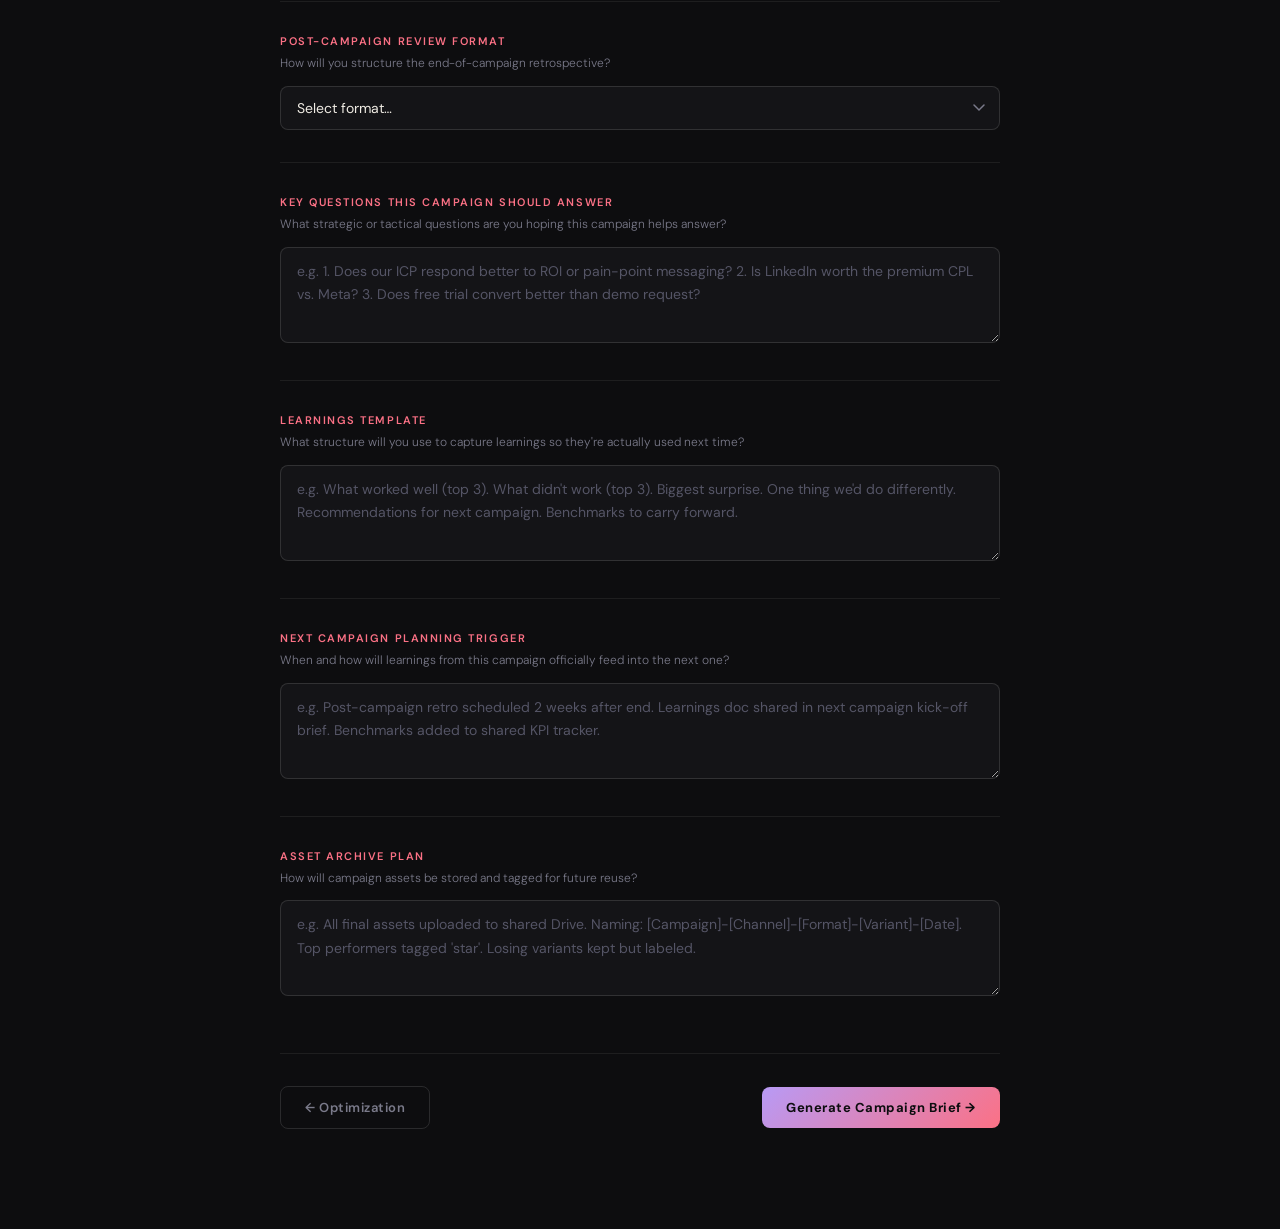
<file: stage6.html>
<!DOCTYPE html>
<html lang="en">
<head>
  <meta charset="UTF-8">
  <meta name="viewport" content="width=device-width, initial-scale=1.0">
  <title>Stage 6 — Reporting &amp; Iteration</title>
  <link rel="stylesheet" href="shared.css?v=2.4">
  <style>:root { --stage-color: var(--c6); }</style>
</head>
<body>
<div class="wrapper">

  <nav class="progress-nav">
    <a href="stage1.html"><div class="prog-dot">1</div><span class="prog-label">Strategy</span></a>
    <a href="stage2.html"><div class="prog-dot">2</div><span class="prog-label">Creative</span></a>
    <a href="stage3.html"><div class="prog-dot">3</div><span class="prog-label">Pre-Launch</span></a>
    <a href="stage4.html"><div class="prog-dot">4</div><span class="prog-label">Launch</span></a>
    <a href="stage5.html"><div class="prog-dot">5</div><span class="prog-label">Optimize</span></a>
    <a href="stage6.html"><div class="prog-dot">6</div><span class="prog-label">Reporting</span></a>
  </nav>

  <header>
    <p class="eyebrow">Stage 06 — Reporting &amp; Iteration</p>
    <h1>Close the loop. <em>Compound the learning.</em></h1>
    <p class="subtitle">Campaigns that don't generate structured learnings just repeat themselves. Define how you'll measure, who gets the results, and how insights feed into the next cycle.</p>
  </header>

  <!-- AI Refine Panel -->
  <div class="ai-stage-wrap">
    <button class="ai-panel-toggle" id="ai-panel-toggle">AI Assistant ✦</button>
    <div class="ai-panel" id="ai-panel">
      <div class="ai-panel-inner">
        <p>Ask AI to write your success definition, suggest a reporting structure, or build out your learnings template. Try: "Write a success definition based on our 300 lead goal and $100 CPL target" or "Suggest a learnings template for a B2B demand gen campaign."</p>
        <div class="ai-input-row">
          <textarea id="ai-refine-input" placeholder="e.g. We report to a VP of Marketing who wants a weekly one-pager with only headline KPIs. Write a report recipients plan and suggest the right dashboard tool…"></textarea>
          <button class="btn btn-ai" id="ai-refine-btn">✦ Update</button>
        </div>
        <div class="ai-spinner" id="ai-refine-spinner">✦ Updating fields…</div>
        <div class="ai-error" id="ai-refine-error"></div>
      </div>
    </div>
  </div>

  <div class="form-section">

    <div class="field-group">
      <label class="field-label">Reporting Cadence</label>
      <p class="field-hint">How often will formal performance reports be produced and shared?</p>
      <div class="pill-group">
        <div class="pill"><input type="checkbox" id="rep_daily"    value="Daily performance snapshot"><label for="rep_daily">Daily snapshot</label></div>
        <div class="pill"><input type="checkbox" id="rep_weekly"   value="Weekly report"><label for="rep_weekly">Weekly report</label></div>
        <div class="pill"><input type="checkbox" id="rep_biweekly" value="Bi-weekly executive summary"><label for="rep_biweekly">Bi-weekly exec summary</label></div>
        <div class="pill"><input type="checkbox" id="rep_midpoint" value="Mid-campaign review"><label for="rep_midpoint">Mid-campaign review</label></div>
        <div class="pill"><input type="checkbox" id="rep_final"    value="Final campaign report"><label for="rep_final">Final campaign report</label></div>
      </div>
    </div>

    <div class="field-group">
      <label class="field-label" for="report_recipients">Report Recipients</label>
      <p class="field-hint">Who receives the reports, and at what level of detail?</p>
      <textarea id="report_recipients" placeholder="e.g. CMO: weekly headline KPIs only. Marketing team: full weekly report with channel breakdown. CEO: monthly one-pager with revenue impact. Agency: raw data access via shared dashboard."></textarea>
    </div>

    <div class="field-group">
      <label class="field-label" for="dashboard_tool">Reporting Dashboard / Tool</label>
      <p class="field-hint">Where will live campaign data be tracked and visualized?</p>
      <select id="dashboard_tool">
        <option value="">Select primary dashboard…</option>
        <option>Google Looker Studio</option>
        <option>HubSpot Reporting</option>
        <option>Salesforce Reports</option>
        <option>Tableau</option>
        <option>Power BI</option>
        <option>Custom Spreadsheet (Google Sheets / Excel)</option>
        <option>Native platform dashboards (Meta, Google Ads, etc.)</option>
        <option>Databox</option>
        <option>Triple Whale</option>
        <option>Other / TBD</option>
      </select>
    </div>

    <div class="field-group">
      <label class="field-label" for="success_def">Success Definition</label>
      <p class="field-hint">In plain language, what does a successful campaign look like when it's over?</p>
      <textarea id="success_def" placeholder="e.g. The campaign is a success if it generates $500K in pipeline, validates that LinkedIn outperforms Meta for our ICP, and gives us a repeatable paid playbook we can scale 3× next quarter."></textarea>
    </div>

    <div class="field-group">
      <label class="field-label" for="attribution_model">Attribution Model</label>
      <p class="field-hint">How will you attribute conversions and revenue to this campaign?</p>
      <select id="attribution_model">
        <option value="">Select attribution approach…</option>
        <option>Last-touch attribution</option>
        <option>First-touch attribution</option>
        <option>Linear (equal credit across all touches)</option>
        <option>Time-decay (more credit to recent touches)</option>
        <option>Position-based / U-shaped (first + last touch weighted)</option>
        <option>Data-driven / algorithmic (GA4 or platform model)</option>
        <option>Multi-touch custom model</option>
        <option>Single channel — no attribution needed</option>
      </select>
    </div>

    <div class="field-group">
      <label class="field-label" for="roi_method">ROI Calculation Method</label>
      <p class="field-hint">How will you calculate and present return on investment?</p>
      <textarea id="roi_method" placeholder="e.g. ROI = (Revenue attributed − Total campaign cost) / Total campaign cost. We'll attribute revenue using CRM opportunity data with a 30-day conversion window."></textarea>
    </div>

    <div class="field-group">
      <label class="field-label" for="retro_format">Post-Campaign Review Format</label>
      <p class="field-hint">How will you structure the end-of-campaign retrospective?</p>
      <select id="retro_format">
        <option value="">Select format…</option>
        <option>Internal slide deck (Google Slides / PowerPoint)</option>
        <option>Written brief / document (Notion, Google Doc)</option>
        <option>Team retrospective meeting with action items</option>
        <option>Shared dashboard with annotations</option>
        <option>All of the above</option>
        <option>We don't have a formal process yet</option>
      </select>
    </div>

    <div class="field-group">
      <label class="field-label" for="strategic_questions">Key Questions This Campaign Should Answer</label>
      <p class="field-hint">What strategic or tactical questions are you hoping this campaign helps answer?</p>
      <textarea id="strategic_questions" placeholder="e.g. 1. Does our ICP respond better to ROI or pain-point messaging? 2. Is LinkedIn worth the premium CPL vs. Meta? 3. Does free trial convert better than demo request?"></textarea>
    </div>

    <div class="field-group">
      <label class="field-label" for="learnings_template">Learnings Template</label>
      <p class="field-hint">What structure will you use to capture learnings so they're actually used next time?</p>
      <textarea id="learnings_template" placeholder="e.g. What worked well (top 3). What didn't work (top 3). Biggest surprise. One thing we'd do differently. Recommendations for next campaign. Benchmarks to carry forward."></textarea>
    </div>

    <div class="field-group">
      <label class="field-label" for="next_cycle">Next Campaign Planning Trigger</label>
      <p class="field-hint">When and how will learnings from this campaign officially feed into the next one?</p>
      <textarea id="next_cycle" placeholder="e.g. Post-campaign retro scheduled 2 weeks after end. Learnings doc shared in next campaign kick-off brief. Benchmarks added to shared KPI tracker."></textarea>
    </div>

    <div class="field-group">
      <label class="field-label" for="asset_archive">Asset Archive Plan</label>
      <p class="field-hint">How will campaign assets be stored and tagged for future reuse?</p>
      <textarea id="asset_archive" placeholder="e.g. All final assets uploaded to shared Drive. Naming: [Campaign]-[Channel]-[Format]-[Variant]-[Date]. Top performers tagged 'star'. Losing variants kept but labeled."></textarea>
    </div>

  </div>

  <div class="nav-buttons">
    <a href="stage5.html" class="btn btn-ghost">← Optimization</a>
    <span class="save-indicator" id="saved-msg">✓ Saved</span>
    <a href="brief.html" class="btn btn-generate">Generate Campaign Brief →</a>
  </div>

</div>
<script src="wizard.js?v=2.4"></script>
<script>
  const STAGE  = 'stage6';
  const FIELDS = ['report_recipients','dashboard_tool','success_def','attribution_model','roi_method','retro_format','strategic_questions','learnings_template','next_cycle','asset_archive'];
  const CHECKS = { reporting: ['rep_daily','rep_weekly','rep_biweekly','rep_midpoint','rep_final'] };
  initStage({ stageName: STAGE, navIndex: 5, fieldIds: FIELDS, checkGroups: CHECKS });
  initAiPanel(STAGE, FIELDS, CHECKS);
</script>
</body>
</html>
</file>
<file: shared.css>
/* ============================================================
   CAMPAIGN WIZARD — SHARED STYLESHEET
   Edit this file to restyle the entire wizard UI.
   All stage pages, the index, and the brief reference this.
   ============================================================ */

@import url('https://fonts.googleapis.com/css2?family=DM+Serif+Display:ital@0;1&family=DM+Sans:wght@300;400;500;600&display=swap');

/* ── Reset ── */
*, *::before, *::after { box-sizing: border-box; margin: 0; padding: 0; }

/* ── Design Tokens ── */
:root {
  --bg:       #0d0d0f;
  --surface:  #141417;
  --surface2: #1c1c21;
  --border:   rgba(255,255,255,0.07);
  --border2:  rgba(255,255,255,0.12);
  --text:     #f0ece4;
  --muted:    #7a7a8a;
  --muted2:   #555566;
  --c1: #b89af5;
  --c2: #70a5f9;
  --c3: #3dd8e8;
  --c4: #4ade95;
  --c5: #fbbf50;
  --c6: #fb7185;
  --stage-color: var(--c1); /* overridden per page via inline :root */

  --radius-sm: 6px;
  --radius:    8px;
  --radius-lg: 12px;

  --font-display: 'DM Serif Display', serif;
  --font-body:    'DM Sans', sans-serif;
}

/* ── Base ── */
body {
  background: var(--bg);
  color: var(--text);
  font-family: var(--font-body);
  min-height: 100vh;
  padding: 48px 32px 100px;
  position: relative;
  overflow-x: hidden;
}

body::before {
  content: '';
  position: fixed;
  inset: 0;
  background:
    radial-gradient(ellipse 60% 40% at 10% 20%, color-mix(in srgb, var(--stage-color) 6%, transparent) 0%, transparent 60%),
    radial-gradient(ellipse 50% 50% at 90% 80%, rgba(251,113,133,0.04) 0%, transparent 60%);
  pointer-events: none;
  transition: background 0.6s ease;
}

.wrapper {
  max-width: 720px;
  margin: 0 auto;
}

/* ============================================================
   PROGRESS NAV
   ============================================================ */
.progress-nav {
  display: flex;
  align-items: flex-start;
  gap: 0;
  margin-bottom: 56px;
  opacity: 0;
  animation: fadeUp 0.5s ease 0.1s forwards;
}

.progress-nav a {
  display: flex;
  flex-direction: column;
  align-items: center;
  gap: 6px;
  text-decoration: none;
  position: relative;
  flex: 1;
}

.progress-nav a:not(:last-child)::after {
  content: '';
  position: absolute;
  top: 9px;
  left: 60%;
  width: 80%;
  height: 1px;
  background: var(--border2);
  z-index: 0;
}

.progress-nav a.completed::after { background: var(--c1); opacity: 0.4; }

.prog-dot {
  width: 20px;
  height: 20px;
  border-radius: 50%;
  border: 2px solid var(--muted2);
  background: var(--bg);
  position: relative;
  z-index: 1;
  transition: all 0.3s ease;
  display: flex;
  align-items: center;
  justify-content: center;
  font-size: 9px;
  font-weight: 700;
  color: var(--muted2);
}

.progress-nav a.completed .prog-dot {
  border-color: var(--c1);
  background: color-mix(in srgb, var(--c1) 15%, transparent);
  color: var(--c1);
}

.progress-nav a.active .prog-dot {
  border-color: var(--stage-color);
  background: color-mix(in srgb, var(--stage-color) 20%, transparent);
  box-shadow: 0 0 12px color-mix(in srgb, var(--stage-color) 40%, transparent);
  color: var(--stage-color);
}

.prog-label {
  font-size: 9px;
  font-weight: 600;
  letter-spacing: 0.1em;
  text-transform: uppercase;
  color: var(--muted2);
  white-space: nowrap;
}

.progress-nav a.active    .prog-label { color: var(--stage-color); }
.progress-nav a.completed .prog-label { color: var(--muted); }

/* ============================================================
   PAGE HEADER
   ============================================================ */
header {
  margin-bottom: 48px;
  opacity: 0;
  animation: fadeUp 0.6s ease 0.2s forwards;
}

.eyebrow {
  font-size: 10px;
  font-weight: 600;
  letter-spacing: 0.22em;
  text-transform: uppercase;
  color: var(--stage-color);
  margin-bottom: 10px;
}

h1 {
  font-family: var(--font-display);
  font-size: clamp(30px, 4vw, 46px);
  line-height: 1.1;
  color: var(--text);
  font-weight: 400;
  margin-bottom: 14px;
}

h1 em {
  font-style: italic;
  color: var(--stage-color);
}

.subtitle {
  font-size: 14px;
  color: var(--muted);
  font-weight: 300;
  max-width: 500px;
  line-height: 1.75;
}

/* ============================================================
   FORM SECTION
   ============================================================ */
.form-section {
  opacity: 0;
  animation: fadeUp 0.6s ease 0.35s forwards;
}

.field-group {
  margin-bottom: 32px;
}

.field-group + .field-group {
  border-top: 1px solid var(--border);
  padding-top: 32px;
}

.field-label {
  display: block;
  font-size: 11px;
  font-weight: 600;
  letter-spacing: 0.14em;
  text-transform: uppercase;
  color: var(--stage-color);
  margin-bottom: 6px;
}

.field-label.sub {
  font-size: 10px;
  color: var(--muted);
  letter-spacing: 0.1em;
  margin-bottom: 8px;
}

.field-hint {
  font-size: 12px;
  color: var(--muted);
  font-weight: 300;
  margin-bottom: 12px;
  line-height: 1.65;
}

/* ── Text inputs, selects, textareas ── */
input[type="text"],
input[type="number"],
input[type="date"],
input[type="url"],
select,
textarea {
  width: 100%;
  background: var(--surface);
  border: 1px solid var(--border2);
  border-radius: var(--radius);
  color: var(--text);
  font-family: var(--font-body);
  font-size: 14px;
  font-weight: 400;
  padding: 12px 16px;
  outline: none;
  transition: border-color 0.2s, box-shadow 0.2s;
  -webkit-appearance: none;
  appearance: none;
}

input::placeholder,
textarea::placeholder {
  color: var(--muted2);
}

input:focus,
select:focus,
textarea:focus {
  border-color: color-mix(in srgb, var(--stage-color) 50%, transparent);
  box-shadow: 0 0 0 3px color-mix(in srgb, var(--stage-color) 10%, transparent);
}

textarea {
  resize: vertical;
  min-height: 96px;
  line-height: 1.65;
}

select {
  background-image: url("data:image/svg+xml,%3Csvg xmlns='http://www.w3.org/2000/svg' width='12' height='8' viewBox='0 0 12 8'%3E%3Cpath d='M1 1l5 5 5-5' stroke='%237a7a8a' stroke-width='1.5' fill='none' stroke-linecap='round'/%3E%3C/svg%3E");
  background-repeat: no-repeat;
  background-position: right 14px center;
  padding-right: 36px;
  cursor: pointer;
}

select option { background: var(--surface2); }

/* ── Two-column grid ── */
.two-col {
  display: grid;
  grid-template-columns: 1fr 1fr;
  gap: 16px;
}

/* ── Pill / Checkbox toggles ── */
.pill-group {
  display: flex;
  flex-wrap: wrap;
  gap: 8px;
}

.pill input[type="checkbox"] { display: none; }

.pill label {
  display: inline-block;
  padding: 7px 14px;
  border-radius: var(--radius-sm);
  font-size: 12px;
  font-weight: 500;
  letter-spacing: 0.03em;
  border: 1px solid var(--border2);
  color: var(--muted);
  cursor: pointer;
  transition: all 0.2s ease;
  user-select: none;
}

.pill label:hover {
  border-color: color-mix(in srgb, var(--stage-color) 35%, transparent);
  color: var(--text);
}

.pill input:checked + label {
  background: color-mix(in srgb, var(--stage-color) 12%, transparent);
  border-color: color-mix(in srgb, var(--stage-color) 40%, transparent);
  color: var(--stage-color);
}

/* ── Range slider ── */
input[type="range"] {
  -webkit-appearance: none;
  appearance: none;
  width: 100%;
  height: 4px;
  border-radius: 2px;
  background: var(--surface2);
  border: none;
  padding: 0;
  box-shadow: none;
  outline: none;
  cursor: pointer;
}

input[type="range"]::-webkit-slider-thumb {
  -webkit-appearance: none;
  width: 20px;
  height: 20px;
  border-radius: 50%;
  background: var(--stage-color);
  box-shadow: 0 0 10px color-mix(in srgb, var(--stage-color) 50%, transparent);
  cursor: pointer;
  transition: transform 0.15s;
}

input[type="range"]::-webkit-slider-thumb:hover { transform: scale(1.15); }

.range-labels {
  display: flex;
  justify-content: space-between;
  font-size: 11px;
  color: var(--muted);
  margin-top: 8px;
}

.range-value {
  text-align: center;
  font-size: 13px;
  font-weight: 600;
  color: var(--stage-color);
  margin-top: 6px;
}

/* ============================================================
   NAVIGATION BUTTONS (bottom of each stage)
   ============================================================ */
.nav-buttons {
  display: flex;
  justify-content: space-between;
  align-items: center;
  margin-top: 52px;
  padding-top: 32px;
  border-top: 1px solid var(--border);
  opacity: 0;
  animation: fadeUp 0.5s ease 0.5s forwards;
}

/* ── Button base ── */
.btn {
  display: inline-flex;
  align-items: center;
  gap: 8px;
  padding: 12px 24px;
  border-radius: var(--radius);
  font-family: var(--font-body);
  font-size: 13px;
  font-weight: 600;
  letter-spacing: 0.04em;
  cursor: pointer;
  text-decoration: none;
  border: none;
  transition: all 0.2s ease;
  white-space: nowrap;
}

.btn-ghost {
  background: transparent;
  color: var(--muted);
  border: 1px solid var(--border2);
}
.btn-ghost:hover { color: var(--text); border-color: var(--muted); }

.btn-primary {
  background: var(--stage-color);
  color: #0d0d0f;
  font-weight: 700;
}
.btn-primary:hover {
  opacity: 0.88;
  transform: translateY(-1px);
  box-shadow: 0 6px 20px color-mix(in srgb, var(--stage-color) 30%, transparent);
}

.btn-generate {
  background: linear-gradient(135deg, var(--c1), var(--c6));
  color: #0d0d0f;
  font-weight: 700;
}
.btn-generate:hover {
  opacity: 0.88;
  transform: translateY(-1px);
  box-shadow: 0 8px 24px rgba(184,154,245,0.3);
}

.btn-sm { padding: 8px 16px; font-size: 12px; }

.btn-danger {
  background: color-mix(in srgb, var(--c6) 15%, transparent);
  color: var(--c6);
  border: 1px solid color-mix(in srgb, var(--c6) 25%, transparent);
}
.btn-danger:hover { background: color-mix(in srgb, var(--c6) 22%, transparent); }

.btn-print { background: var(--c1); color: #0d0d0f; font-weight: 700; }
.btn-print:hover { opacity: 0.88; }

/* ── Save indicator ── */
.save-indicator {
  font-size: 11px;
  color: var(--c4);
  opacity: 0;
  transition: opacity 0.3s ease;
  display: flex;
  align-items: center;
  gap: 5px;
  letter-spacing: 0.04em;
}
.save-indicator.show { opacity: 1; }

/* ============================================================
   INDEX PAGE — stage card list
   ============================================================ */
.index-header {
  margin-bottom: 64px;
  opacity: 0;
  animation: fadeUp 0.7s ease 0.1s forwards;
}

.stages {
  display: flex;
  flex-direction: column;
  gap: 0;
  position: relative;
}

.stages::before {
  content: '';
  position: absolute;
  left: 23px;
  top: 28px;
  bottom: 28px;
  width: 1px;
  background: linear-gradient(to bottom, var(--c1), var(--c2), var(--c3), var(--c4), var(--c5), var(--c6));
  opacity: 0.2;
}

.stage-card {
  display: grid;
  grid-template-columns: 48px 1fr;
  gap: 0 20px;
  opacity: 0;
  transform: translateY(18px);
  text-decoration: none;
  color: inherit;
}

.stage-card.visible { animation: fadeUp 0.55s ease forwards; }

.card-left {
  display: flex;
  flex-direction: column;
  align-items: center;
  padding-top: 2px;
}

.card-dot {
  width: 14px;
  height: 14px;
  border-radius: 50%;
  background: var(--stage-color);
  position: relative;
  z-index: 1;
  margin-top: 12px;
  flex-shrink: 0;
  box-shadow:
    0 0 0 4px color-mix(in srgb, var(--stage-color) 18%, transparent),
    0 0 16px color-mix(in srgb, var(--stage-color) 35%, transparent);
}

.card-body { padding: 0 0 40px; }
.stage-card:last-child .card-body { padding-bottom: 0; }

.card-inner {
  padding: 18px 20px;
  border-radius: var(--radius-lg);
  border: 1px solid transparent;
  transition: all 0.25s ease;
}

.stage-card:hover .card-inner {
  background: color-mix(in srgb, var(--stage-color) 5%, transparent);
  border-color: color-mix(in srgb, var(--stage-color) 18%, transparent);
}

.card-meta {
  display: flex;
  align-items: center;
  justify-content: space-between;
  margin-bottom: 4px;
}

.stage-num {
  font-size: 10px;
  font-weight: 600;
  letter-spacing: 0.18em;
  text-transform: uppercase;
  color: var(--stage-color);
}

.status-badge {
  font-size: 9px;
  font-weight: 600;
  letter-spacing: 0.1em;
  text-transform: uppercase;
  padding: 3px 9px;
  border-radius: 99px;
  background: color-mix(in srgb, var(--muted) 10%, transparent);
  color: var(--muted);
  border: 1px solid color-mix(in srgb, var(--muted) 20%, transparent);
}

.status-badge.done {
  background: color-mix(in srgb, var(--c4) 12%, transparent);
  color: var(--c4);
  border-color: color-mix(in srgb, var(--c4) 25%, transparent);
}

.card-title {
  font-family: var(--font-display);
  font-size: 22px;
  font-weight: 400;
  margin-bottom: 7px;
  line-height: 1.2;
  color: var(--text);
}

.card-desc {
  font-size: 13px;
  color: var(--muted);
  line-height: 1.7;
  font-weight: 300;
}

.card-tags {
  display: flex;
  flex-wrap: wrap;
  gap: 6px;
  margin-top: 12px;
}

.card-tag {
  font-size: 10px;
  font-weight: 500;
  padding: 4px 10px;
  border-radius: 4px;
  background: color-mix(in srgb, var(--stage-color) 10%, transparent);
  color: var(--stage-color);
  border: 1px solid color-mix(in srgb, var(--stage-color) 20%, transparent);
}

.start-wrap {
  margin-top: 52px;
  display: flex;
  align-items: center;
  gap: 24px;
  opacity: 0;
  animation: fadeUp 0.6s ease 1s forwards;
}

.btn-start {
  display: inline-flex;
  align-items: center;
  gap: 10px;
  padding: 14px 32px;
  border-radius: var(--radius-lg);
  background: var(--c1);
  color: #0d0d0f;
  font-family: var(--font-body);
  font-size: 14px;
  font-weight: 700;
  letter-spacing: 0.04em;
  text-decoration: none;
  border: none;
  cursor: pointer;
  transition: all 0.2s ease;
}
.btn-start:hover {
  opacity: 0.88;
  transform: translateY(-2px);
  box-shadow: 0 8px 24px rgba(184,154,245,0.3);
}
.btn-start.resume { background: var(--c4); }
.btn-start.resume:hover { box-shadow: 0 8px 24px rgba(74,222,149,0.3); }

.start-note {
  font-size: 12px;
  color: var(--muted);
  line-height: 1.65;
}

/* ============================================================
   BRIEF PAGE
   ============================================================ */
.topbar {
  display: flex;
  align-items: center;
  justify-content: space-between;
  padding: 16px 40px;
  border-bottom: 1px solid var(--border2);
  position: sticky;
  top: 0;
  z-index: 10;
  background: rgba(13,13,15,0.92);
  backdrop-filter: blur(14px);
  -webkit-backdrop-filter: blur(14px);
}

.topbar-left { display: flex; align-items: center; gap: 16px; }

.back-link {
  font-size: 12px;
  color: var(--muted);
  text-decoration: none;
  font-weight: 500;
  display: flex;
  align-items: center;
  gap: 6px;
  transition: color 0.2s;
}
.back-link:hover { color: var(--text); }

.topbar-title {
  font-size: 12px;
  font-weight: 600;
  color: var(--muted);
  letter-spacing: 0.08em;
  text-transform: uppercase;
}

.topbar-actions { display: flex; gap: 10px; }

.brief-wrap {
  max-width: 860px;
  margin: 0 auto;
  padding: 56px 40px 100px;
  opacity: 0;
  animation: fadeUp 0.7s ease 0.1s forwards;
}

.brief-cover {
  margin-bottom: 64px;
  padding-bottom: 48px;
  border-bottom: 1px solid var(--border2);
}

.brief-eyebrow {
  font-size: 10px;
  font-weight: 600;
  letter-spacing: 0.22em;
  text-transform: uppercase;
  color: var(--muted);
  margin-bottom: 12px;
}

.brief-title {
  font-family: var(--font-display);
  font-size: clamp(34px, 5vw, 52px);
  line-height: 1.08;
  font-weight: 400;
  margin-bottom: 8px;
}

.brief-title em { font-style: italic; color: var(--c1); }

.brief-meta {
  display: flex;
  flex-wrap: wrap;
  gap: 24px;
  margin-top: 24px;
}

.brief-meta-item { font-size: 13px; color: var(--muted); }
.brief-meta-item strong { color: var(--text); font-weight: 600; }

.brief-section {
  margin-bottom: 52px;
  padding-bottom: 52px;
  border-bottom: 1px solid var(--border);
  opacity: 0;
  animation: fadeUp 0.5s ease forwards;
}
.brief-section:last-child { border-bottom: none; }

.section-header {
  display: flex;
  align-items: center;
  gap: 14px;
  margin-bottom: 28px;
}

.section-num {
  width: 36px;
  height: 36px;
  border-radius: 50%;
  background: color-mix(in srgb, var(--stage-color) 15%, transparent);
  border: 1px solid color-mix(in srgb, var(--stage-color) 30%, transparent);
  display: flex;
  align-items: center;
  justify-content: center;
  font-size: 12px;
  font-weight: 700;
  color: var(--stage-color);
  flex-shrink: 0;
}

.section-heading {
  font-family: var(--font-display);
  font-size: 24px;
  font-weight: 400;
  color: var(--text);
}

.section-heading em { font-style: italic; color: var(--stage-color); }

.brief-field { margin-bottom: 20px; }
.brief-field:last-child { margin-bottom: 0; }

.field-name {
  font-size: 10px;
  font-weight: 600;
  letter-spacing: 0.15em;
  text-transform: uppercase;
  color: var(--stage-color);
  margin-bottom: 5px;
}

.field-value {
  font-size: 14px;
  color: var(--text);
  line-height: 1.75;
  font-weight: 300;
}

.field-value.empty {
  color: var(--muted);
  font-style: italic;
}

.field-row {
  display: grid;
  grid-template-columns: 1fr 1fr;
  gap: 20px;
  margin-bottom: 20px;
}
.field-row:last-child { margin-bottom: 0; }

.pill-list { display: flex; flex-wrap: wrap; gap: 7px; }

.pill-item {
  font-size: 11px;
  font-weight: 500;
  padding: 4px 12px;
  border-radius: 4px;
  background: color-mix(in srgb, var(--stage-color) 12%, transparent);
  color: var(--stage-color);
  border: 1px solid color-mix(in srgb, var(--stage-color) 22%, transparent);
}

/* ── Empty state ── */
.empty-state {
  text-align: center;
  padding: 100px 40px;
  opacity: 0;
  animation: fadeUp 0.6s ease 0.2s forwards;
}
.empty-icon { font-size: 48px; margin-bottom: 16px; }
.empty-title {
  font-family: var(--font-display);
  font-size: 28px;
  font-weight: 400;
  margin-bottom: 10px;
}
.empty-desc {
  font-size: 14px;
  color: var(--muted);
  line-height: 1.7;
  margin-bottom: 28px;
}

/* ── Reset modal overlay ── */
.reset-overlay {
  display: none;
  position: fixed;
  inset: 0;
  z-index: 100;
  background: rgba(13,13,15,0.88);
  backdrop-filter: blur(10px);
  align-items: center;
  justify-content: center;
}
.reset-overlay.show { display: flex; }

.reset-box {
  background: var(--surface2);
  border: 1px solid var(--border2);
  border-radius: var(--radius-lg);
  padding: 40px;
  max-width: 400px;
  width: 90%;
  text-align: center;
}

.reset-box h3 {
  font-family: var(--font-display);
  font-size: 24px;
  margin-bottom: 10px;
}

.reset-box p {
  font-size: 13px;
  color: var(--muted);
  line-height: 1.65;
  margin-bottom: 28px;
}

.reset-actions { display: flex; gap: 12px; justify-content: center; }

/* ── Footer ── */
footer {
  margin-top: 64px;
  padding-top: 28px;
  border-top: 1px solid var(--border);
  font-size: 12px;
  color: var(--muted);
  opacity: 0;
  animation: fadeUp 0.5s ease 1.2s forwards;
}

/* ============================================================
   ANIMATIONS
   ============================================================ */
@keyframes fadeUp {
  from { opacity: 0; transform: translateY(16px); }
  to   { opacity: 1; transform: translateY(0); }
}

/* ============================================================
   PRINT
   ============================================================ */
@media print {
  .topbar, .reset-overlay, .settings-btn, .settings-overlay { display: none !important; }

  /* Kill all animations so nothing is frozen at opacity:0 */
  * { animation: none !important; transition: none !important; }
  .brief-wrap, .brief-section, .brief-cover { opacity: 1 !important; transform: none !important; }

  body { background: white; color: #111; padding: 0; }
  body::before { display: none; }

  /* Tighter page layout */
  .brief-wrap { padding: 20px 28px; max-width: 100%; }

  /* Compact cover — was 64px margin + 48px padding */
  .brief-cover { margin-bottom: 18px; padding-bottom: 14px; border-bottom: 2px solid #e5e7eb; }
  .brief-eyebrow { color: #555; }
  .brief-meta-item { color: #555; }
  .brief-meta-item strong { color: #111; }

  /* Sections: tighten spacing, keep heading pinned to its body */
  .brief-section { border-bottom: 1px solid #e5e7eb; margin-bottom: 14px; padding-bottom: 14px; page-break-inside: avoid; break-inside: avoid; }
  .brief-section:last-child { border-bottom: none; }
  .section-header { margin-bottom: 12px; page-break-after: avoid; break-after: avoid; }

  /* Fields */
  .brief-field { margin-bottom: 8px; }
  .brief-field:last-child { margin-bottom: 0; }
  .field-row { margin-bottom: 8px; gap: 12px; }
  .field-row:last-child { margin-bottom: 0; }

  /* Colors */
  .brief-title em { color: #6b21a8; }
  .section-heading { color: #111; }
  .section-heading em { color: #6b21a8; }
  .field-name, .section-num { color: #6b21a8; }
  .field-value { color: #111; }
  .field-value.empty { color: #999; font-style: italic; }
  .pill-item { background: #f3e8ff; color: #6b21a8; border-color: #ddd6fe; }
}

/* ============================================================
   RESPONSIVE
   ============================================================ */
@media (max-width: 600px) {
  body { padding: 32px 20px 60px; }
  .two-col { grid-template-columns: 1fr; }
  .field-row { grid-template-columns: 1fr; }
  .progress-nav .prog-label { display: none; }
  .topbar { padding: 14px 20px; }
  .brief-wrap { padding: 32px 20px 60px; }
  .start-wrap { flex-direction: column; align-items: flex-start; gap: 16px; }
  .nav-buttons { flex-wrap: wrap; gap: 12px; }
}

/* ============================================================
   AI ASSISTANT — styles appended to shared.css
   ============================================================ */

/* ── Upfront prefill panel (index page) ── */
.ai-prefill-wrap {
  margin-bottom: 52px;
  opacity: 0;
  animation: fadeUp 0.6s ease 0.15s forwards;
}

.ai-prefill-panel {
  background: color-mix(in srgb, var(--c1) 6%, var(--surface));
  border: 1px solid color-mix(in srgb, var(--c1) 20%, transparent);
  border-radius: var(--radius-lg);
  padding: 28px 28px 24px;
  transition: all 0.3s ease;
}

.ai-prefill-panel.prefill-success {
  background: color-mix(in srgb, var(--c4) 8%, var(--surface));
  border-color: color-mix(in srgb, var(--c4) 25%, transparent);
}

.ai-prefill-header {
  display: flex;
  align-items: center;
  gap: 10px;
  margin-bottom: 10px;
}

.ai-badge {
  font-size: 9px;
  font-weight: 700;
  letter-spacing: 0.14em;
  text-transform: uppercase;
  padding: 3px 9px;
  border-radius: 99px;
  background: color-mix(in srgb, var(--c1) 15%, transparent);
  color: var(--c1);
  border: 1px solid color-mix(in srgb, var(--c1) 30%, transparent);
}

.ai-prefill-title {
  font-size: 15px;
  font-weight: 600;
  color: var(--text);
}

.ai-prefill-hint {
  font-size: 12px;
  color: var(--muted);
  line-height: 1.65;
  margin-bottom: 14px;
  font-weight: 300;
}

.ai-input-row {
  display: flex;
  gap: 10px;
  align-items: flex-end;
}

.ai-input-row textarea {
  flex: 1;
  min-height: 72px;
  border-color: color-mix(in srgb, var(--c1) 25%, transparent);
}

.ai-input-row textarea:focus {
  border-color: color-mix(in srgb, var(--c1) 55%, transparent);
  box-shadow: 0 0 0 3px color-mix(in srgb, var(--c1) 12%, transparent);
}

.btn-ai {
  background: color-mix(in srgb, var(--c1) 18%, var(--surface2));
  color: var(--c1);
  border: 1px solid color-mix(in srgb, var(--c1) 35%, transparent);
  font-weight: 700;
  white-space: nowrap;
  flex-shrink: 0;
  align-self: flex-end;
}

.btn-ai:hover {
  background: color-mix(in srgb, var(--c1) 25%, var(--surface2));
  transform: translateY(-1px);
  box-shadow: 0 4px 14px color-mix(in srgb, var(--c1) 25%, transparent);
}

.btn-ai:disabled {
  opacity: 0.5;
  cursor: not-allowed;
  transform: none;
}

.ai-error {
  font-size: 12px;
  color: var(--c6);
  margin-top: 8px;
  min-height: 18px;
}

.ai-spinner {
  display: none;
  font-size: 12px;
  color: var(--muted);
  margin-top: 8px;
  animation: pulse 1.2s ease-in-out infinite;
}

@keyframes pulse {
  0%, 100% { opacity: 0.4; }
  50%       { opacity: 1; }
}

.prefill-success-msg {
  display: flex;
  align-items: center;
  gap: 16px;
  flex-wrap: wrap;
}

.prefill-check {
  font-size: 22px;
  color: var(--c4);
  flex-shrink: 0;
}

.prefill-success-msg strong {
  display: block;
  font-size: 14px;
  font-weight: 600;
  color: var(--text);
  margin-bottom: 2px;
}

.prefill-success-msg p {
  font-size: 12px;
  color: var(--muted);
  font-weight: 300;
}

/* ── Per-stage AI panel ── */
.ai-stage-wrap {
  margin-bottom: 40px;
}

.ai-panel-toggle {
  display: inline-flex;
  align-items: center;
  gap: 7px;
  font-size: 11px;
  font-weight: 600;
  letter-spacing: 0.08em;
  color: var(--stage-color);
  background: color-mix(in srgb, var(--stage-color) 10%, transparent);
  border: 1px solid color-mix(in srgb, var(--stage-color) 25%, transparent);
  border-radius: var(--radius-sm);
  padding: 7px 14px;
  cursor: pointer;
  transition: all 0.2s ease;
}

.ai-panel-toggle:hover {
  background: color-mix(in srgb, var(--stage-color) 16%, transparent);
}

.ai-panel {
  max-height: 0;
  overflow: hidden;
  transition: max-height 0.35s ease, opacity 0.3s ease;
  opacity: 0;
}

.ai-panel.open {
  max-height: 300px;
  opacity: 1;
}

.ai-panel-inner {
  margin-top: 12px;
  background: color-mix(in srgb, var(--stage-color) 5%, var(--surface));
  border: 1px solid color-mix(in srgb, var(--stage-color) 18%, transparent);
  border-radius: var(--radius-lg);
  padding: 20px 22px;
}

.ai-panel-inner p {
  font-size: 12px;
  color: var(--muted);
  font-weight: 300;
  margin-bottom: 12px;
  line-height: 1.6;
}

.ai-panel-inner .ai-input-row textarea {
  min-height: 60px;
  border-color: color-mix(in srgb, var(--stage-color) 22%, transparent);
}

.ai-panel-inner .ai-input-row textarea:focus {
  border-color: color-mix(in srgb, var(--stage-color) 50%, transparent);
  box-shadow: 0 0 0 3px color-mix(in srgb, var(--stage-color) 10%, transparent);
}

.ai-panel-inner .btn-ai {
  background: color-mix(in srgb, var(--stage-color) 15%, var(--surface2));
  color: var(--stage-color);
  border-color: color-mix(in srgb, var(--stage-color) 30%, transparent);
}

.ai-panel-inner .btn-ai:hover {
  background: color-mix(in srgb, var(--stage-color) 22%, var(--surface2));
  box-shadow: 0 4px 14px color-mix(in srgb, var(--stage-color) 20%, transparent);
}

/* Flash animation when AI updates fields */
@keyframes aiFlash {
  0%   { background: color-mix(in srgb, var(--stage-color) 18%, transparent); }
  100% { background: var(--surface); }
}

.ai-updated {
  animation: aiFlash 1.2s ease forwards;
}

/* ── Toast notification ── */
.wizard-toast {
  position: fixed;
  bottom: 28px;
  left: 50%;
  transform: translateX(-50%) translateY(20px);
  background: var(--surface2);
  border: 1px solid var(--border2);
  color: var(--text);
  font-size: 13px;
  font-weight: 500;
  padding: 14px 22px;
  border-radius: var(--radius-lg);
  box-shadow: 0 8px 32px rgba(0,0,0,0.4);
  z-index: 200;
  max-width: 480px;
  text-align: center;
  opacity: 0;
  pointer-events: none;
  transition: all 0.3s ease;
  line-height: 1.5;
}

.wizard-toast.show {
  opacity: 1;
  transform: translateX(-50%) translateY(0);
  pointer-events: auto;
}

/* ── Google Docs button ── */
.btn-gdocs {
  background: color-mix(in srgb, #4285f4 15%, var(--surface2));
  color: #7ab3ff;
  border: 1px solid color-mix(in srgb, #4285f4 30%, transparent);
  font-weight: 700;
}

.btn-gdocs:hover {
  background: color-mix(in srgb, #4285f4 22%, var(--surface2));
  box-shadow: 0 4px 16px rgba(66,133,244,0.25);
}

/* ── Polish brief button ── */
.btn-polish {
  background: color-mix(in srgb, var(--c1) 15%, var(--surface2));
  color: var(--c1);
  border: 1px solid color-mix(in srgb, var(--c1) 30%, transparent);
  font-weight: 700;
}
.btn-polish:hover {
  background: color-mix(in srgb, var(--c1) 22%, var(--surface2));
  box-shadow: 0 4px 14px color-mix(in srgb, var(--c1) 25%, transparent);
}
.btn-polish:disabled {
  opacity: 0.55;
  cursor: not-allowed;
  transform: none;
}
.btn-polish.polished {
  background: color-mix(in srgb, var(--c4) 15%, var(--surface2));
  color: var(--c4);
  border-color: color-mix(in srgb, var(--c4) 30%, transparent);
}
.btn-polish.polished:hover {
  background: color-mix(in srgb, var(--c4) 22%, var(--surface2));
  box-shadow: 0 4px 14px color-mix(in srgb, var(--c4) 25%, transparent);
}

/* ── Google Sheets export button ── */
.btn-sheets {
  background: color-mix(in srgb, var(--c4) 15%, var(--surface2));
  color: var(--c4);
  border: 1px solid color-mix(in srgb, var(--c4) 30%, transparent);
  font-weight: 700;
}
.btn-sheets:hover {
  background: color-mix(in srgb, var(--c4) 22%, var(--surface2));
  box-shadow: 0 4px 16px color-mix(in srgb, var(--c4) 25%, transparent);
}

/* ── Brief export row ── */
.brief-actions {
  display: flex;
  gap: 10px;
  flex-wrap: wrap;
}

/* ============================================================
   SETTINGS — gear button + modal (injected on every page)
   ============================================================ */

.settings-btn {
  position: fixed;
  bottom: 24px;
  right: 24px;
  width: 38px;
  height: 38px;
  border-radius: 50%;
  background: var(--surface2);
  border: 1px solid var(--border2);
  color: var(--muted);
  font-size: 16px;
  line-height: 1;
  cursor: pointer;
  z-index: 150;
  display: flex;
  align-items: center;
  justify-content: center;
  transition: all 0.2s ease;
}

.settings-btn:hover {
  color: var(--text);
  border-color: var(--muted);
}

.settings-btn.key-set {
  border-color: color-mix(in srgb, var(--c4) 45%, transparent);
  color: var(--c4);
}

.settings-overlay {
  display: none;
  position: fixed;
  inset: 0;
  z-index: 200;
  background: rgba(13,13,15,0.88);
  backdrop-filter: blur(10px);
  -webkit-backdrop-filter: blur(10px);
  align-items: center;
  justify-content: center;
}

.settings-overlay.show { display: flex; }

.settings-box {
  background: var(--surface2);
  border: 1px solid var(--border2);
  border-radius: var(--radius-lg);
  padding: 36px;
  max-width: 420px;
  width: 90%;
}

.settings-box h3 {
  font-family: var(--font-display);
  font-size: 22px;
  font-weight: 400;
  margin-bottom: 10px;
}

.settings-box > p {
  font-size: 13px;
  color: var(--muted);
  line-height: 1.65;
  margin-bottom: 22px;
  font-weight: 300;
}

.settings-box > p a {
  color: var(--c1);
  text-decoration: none;
}
.settings-box > p a:hover { text-decoration: underline; }

.settings-box .field-label { margin-bottom: 8px; }

.settings-actions {
  display: flex;
  gap: 10px;
  justify-content: flex-end;
  margin-top: 16px;
}

.settings-status {
  font-size: 12px;
  color: var(--c4);
  text-align: right;
  margin-top: 8px;
  min-height: 18px;
}

/* ============================================================
   CREATIVE DRAFTS PAGE
   ============================================================ */

.btn-creatives {
  background: color-mix(in srgb, var(--c1) 15%, var(--surface2));
  color: var(--c1);
  border: 1px solid color-mix(in srgb, var(--c1) 30%, transparent);
  font-weight: 700;
}
.btn-creatives:hover {
  background: color-mix(in srgb, var(--c1) 22%, var(--surface2));
  box-shadow: 0 4px 14px color-mix(in srgb, var(--c1) 25%, transparent);
}

.btn-draft-all {
  background: color-mix(in srgb, var(--c1) 15%, var(--surface2));
  color: var(--c1);
  border: 1px solid color-mix(in srgb, var(--c1) 30%, transparent);
  font-weight: 700;
}
.btn-draft-all:hover {
  background: color-mix(in srgb, var(--c1) 22%, var(--surface2));
  box-shadow: 0 4px 14px color-mix(in srgb, var(--c1) 25%, transparent);
}
.btn-draft-all:disabled { opacity: 0.55; cursor: not-allowed; }

/* Creative grid */
.creatives-wrap {
  max-width: 1100px;
  margin: 0 auto;
  padding: 40px 32px 80px;
}

.creatives-intro {
  margin-bottom: 32px;
}
.creatives-intro h2 {
  font-size: 22px;
  font-weight: 700;
  margin-bottom: 6px;
}
.creatives-intro p {
  color: var(--muted);
  font-size: 14px;
  line-height: 1.6;
}

.creatives-grid {
  display: grid;
  grid-template-columns: repeat(auto-fill, minmax(480px, 1fr));
  gap: 20px;
}

.creative-card {
  background: var(--surface);
  border: 1px solid var(--border);
  border-radius: 14px;
  overflow: hidden;
  display: flex;
  flex-direction: column;
  transition: box-shadow 0.2s ease;
}
.creative-card:hover { box-shadow: 0 4px 20px rgba(0,0,0,0.15); }

.creative-card-header {
  display: flex;
  align-items: center;
  gap: 12px;
  padding: 16px 18px 14px;
  border-bottom: 1px solid var(--border);
}

.creative-card-icon {
  width: 36px;
  height: 36px;
  border-radius: 10px;
  display: flex;
  align-items: center;
  justify-content: center;
  font-size: 17px;
  flex-shrink: 0;
}

.creative-card-title {
  font-size: 15px;
  font-weight: 700;
  flex: 1;
}

.creative-card-badge {
  font-size: 11px;
  font-weight: 600;
  padding: 3px 9px;
  border-radius: 20px;
  background: color-mix(in srgb, var(--c4) 18%, var(--surface2));
  color: var(--c4);
  letter-spacing: 0.02em;
}
.creative-card-badge.done {
  background: color-mix(in srgb, var(--c4) 18%, var(--surface2));
  color: var(--c4);
}

.creative-card-body {
  padding: 16px 18px;
  flex: 1;
  min-height: 100px;
  max-height: 420px;
  overflow-y: auto;
  font-size: 13.5px;
  line-height: 1.65;
  color: var(--text-secondary, var(--muted));
  scrollbar-width: thin;
  scrollbar-color: var(--border2) transparent;
}
.creative-card-body::-webkit-scrollbar { width: 5px; }
.creative-card-body::-webkit-scrollbar-track { background: transparent; }
.creative-card-body::-webkit-scrollbar-thumb { background: var(--border2); border-radius: 3px; }

.creative-card-body.draft-empty {
  display: flex;
  align-items: center;
  justify-content: center;
  color: var(--muted);
  font-style: italic;
}

.creative-card-body.draft-loading {
  display: flex;
  align-items: center;
  justify-content: center;
  gap: 10px;
  color: var(--muted);
}

.creative-card-body.draft-error {
  color: var(--c6);
  font-size: 13px;
}

.draft-spinner {
  width: 18px;
  height: 18px;
  border: 2px solid var(--border2);
  border-top-color: var(--c1);
  border-radius: 50%;
  animation: draft-spin 0.7s linear infinite;
  flex-shrink: 0;
}

@keyframes draft-spin {
  to { transform: rotate(360deg); }
}

/* Draft content sections */
.draft-section {
  margin-bottom: 18px;
}
.draft-section:last-child { margin-bottom: 0; }

.draft-section-label {
  font-size: 10px;
  font-weight: 700;
  letter-spacing: 0.1em;
  text-transform: uppercase;
  color: var(--muted);
  margin-bottom: 6px;
}

.draft-section-content {
  color: var(--text);
  font-size: 13.5px;
  line-height: 1.65;
  white-space: pre-wrap;
}

.draft-section-content.draft-copy {
  background: var(--surface2);
  border-radius: 8px;
  padding: 10px 12px;
  border-left: 3px solid var(--accent-color, var(--c1));
}

.creative-card-actions {
  padding: 12px 18px 14px;
  border-top: 1px solid var(--border);
  display: flex;
  gap: 8px;
  justify-content: flex-end;
}

/* Empty state for creatives page */
.creatives-empty {
  text-align: center;
  padding: 80px 20px;
}

.no-assets-msg {
  text-align: center;
  padding: 48px 20px;
  color: var(--muted);
  font-size: 14px;
}

/* Draft edit mode */
.draft-edit-textarea {
  width: 100%;
  min-height: 220px;
  padding: 12px;
  font-size: 13px;
  font-family: inherit;
  line-height: 1.65;
  color: var(--text);
  background: var(--surface2);
  border: 1px solid var(--border2);
  border-radius: 8px;
  resize: vertical;
  box-sizing: border-box;
  outline: none;
  transition: border-color 0.15s;
}
.draft-edit-textarea:focus {
  border-color: var(--c1);
  box-shadow: 0 0 0 3px color-mix(in srgb, var(--c1) 15%, transparent);
}

.edit-hint {
  font-size: 12px;
  color: var(--muted);
  flex: 1;
}

/* Edited version notice */
.draft-edited-notice {
  font-size: 12px;
  color: var(--muted);
  margin-bottom: 10px;
  display: flex;
  align-items: center;
  gap: 6px;
}

.btn-link {
  background: none;
  border: none;
  color: var(--c1);
  font-size: 12px;
  cursor: pointer;
  padding: 0;
  text-decoration: underline;
  font-family: inherit;
}
.btn-link:hover { opacity: 0.75; }

/* Refine panel */
.refine-panel {
  display: none;
  padding: 12px 18px 14px;
  border-top: 1px solid var(--border);
  background: color-mix(in srgb, var(--c1) 4%, var(--surface));
}
.refine-panel.open { display: block; }

.refine-input {
  width: 100%;
  padding: 10px 12px;
  font-size: 13px;
  font-family: inherit;
  line-height: 1.55;
  color: var(--text);
  background: var(--surface2);
  border: 1px solid var(--border2);
  border-radius: 8px;
  resize: none;
  box-sizing: border-box;
  outline: none;
  transition: border-color 0.15s;
}
.refine-input:focus {
  border-color: var(--c1);
  box-shadow: 0 0 0 3px color-mix(in srgb, var(--c1) 15%, transparent);
}

.refine-row {
  display: flex;
  align-items: center;
  gap: 8px;
  margin-top: 8px;
}

.refine-error {
  flex: 1;
  font-size: 12px;
  color: var(--c6);
  min-height: 16px;
}

@media (max-width: 600px) {
  .creatives-grid { grid-template-columns: 1fr; }
  .creatives-wrap { padding: 24px 16px 60px; }
}
</file>
